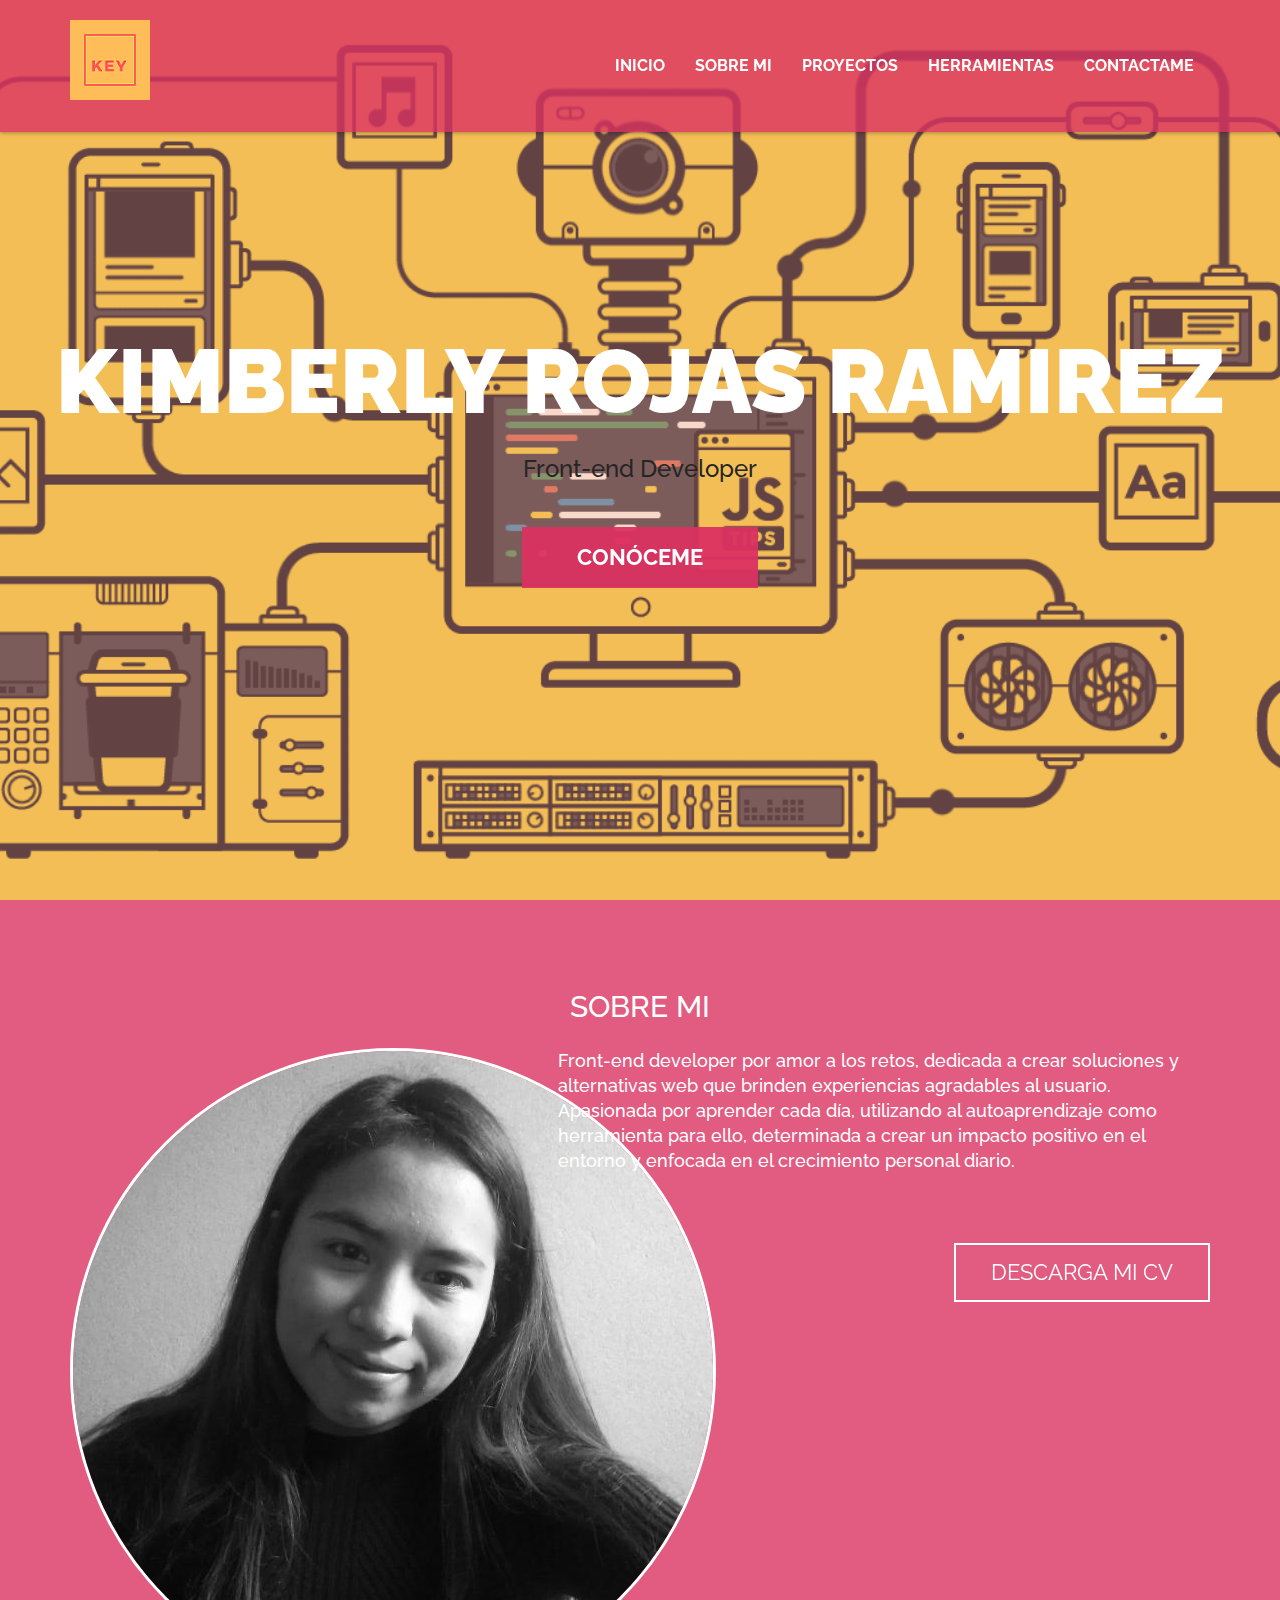
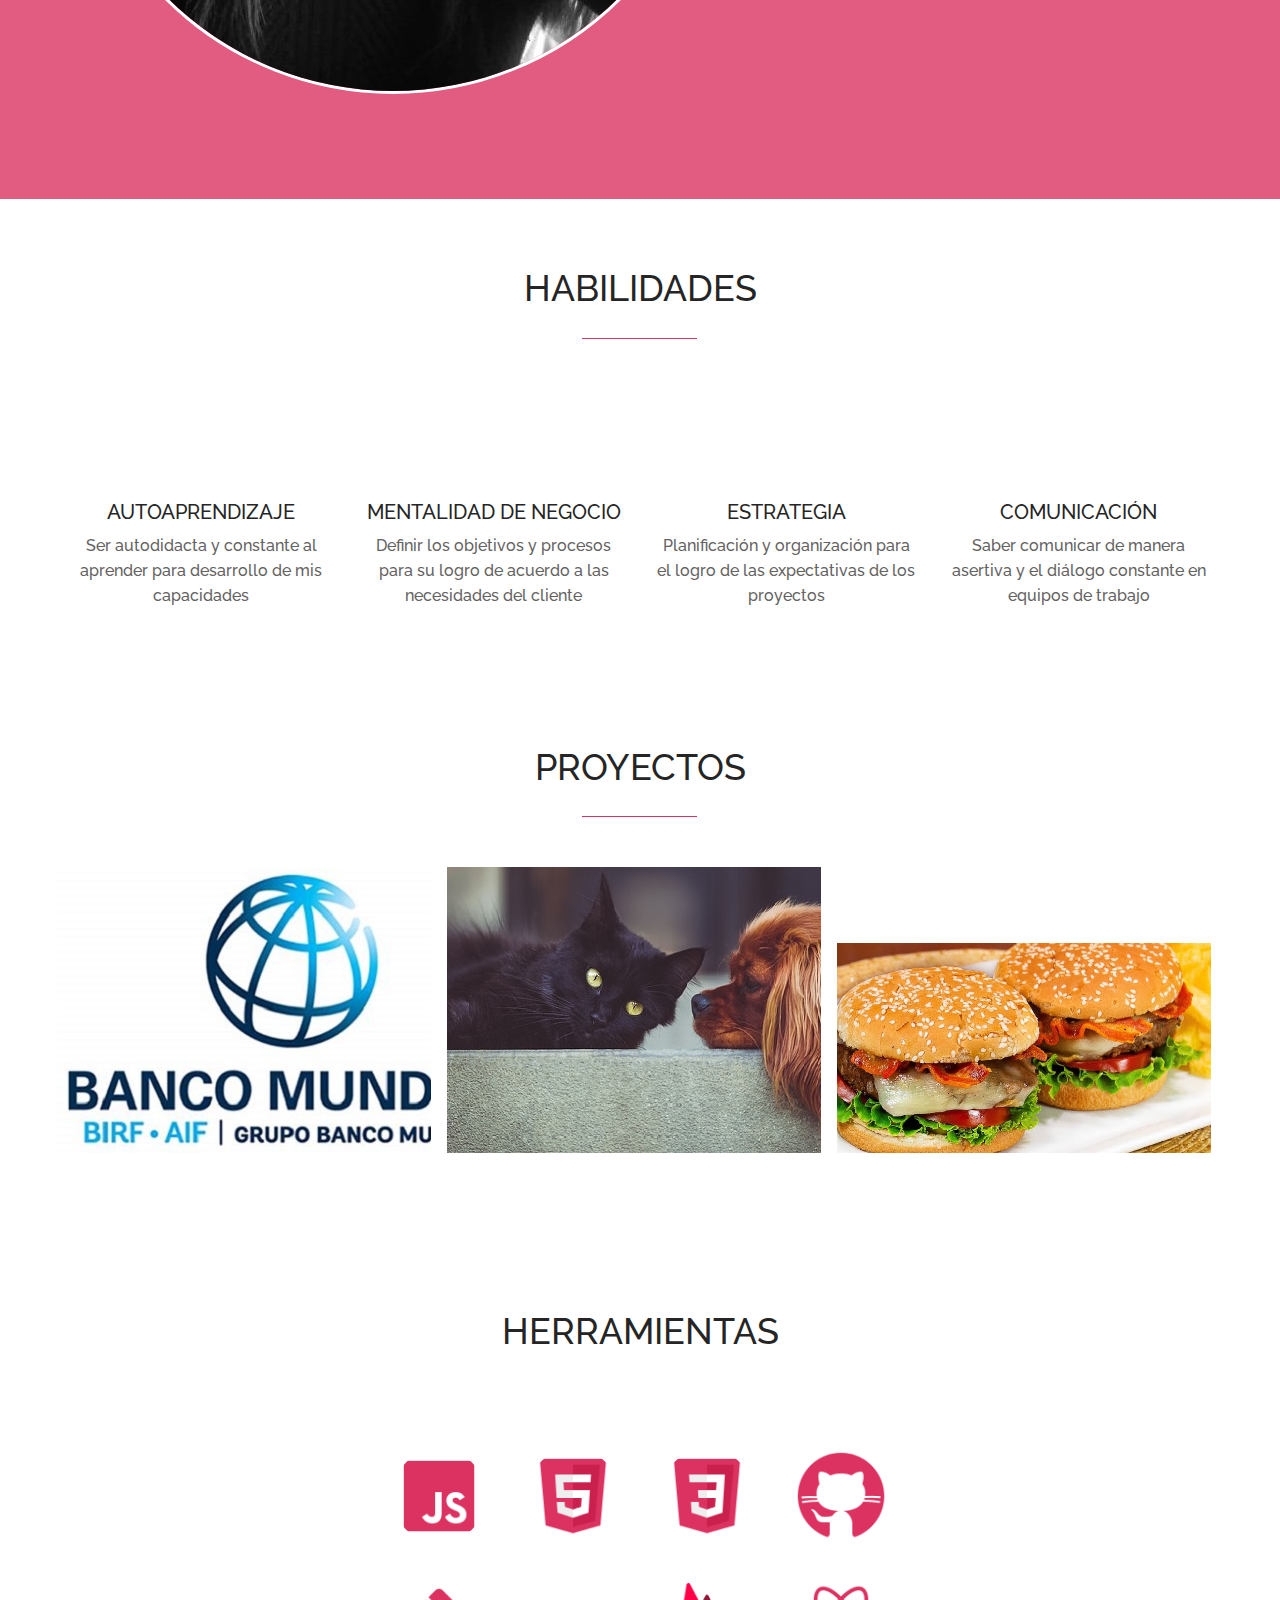
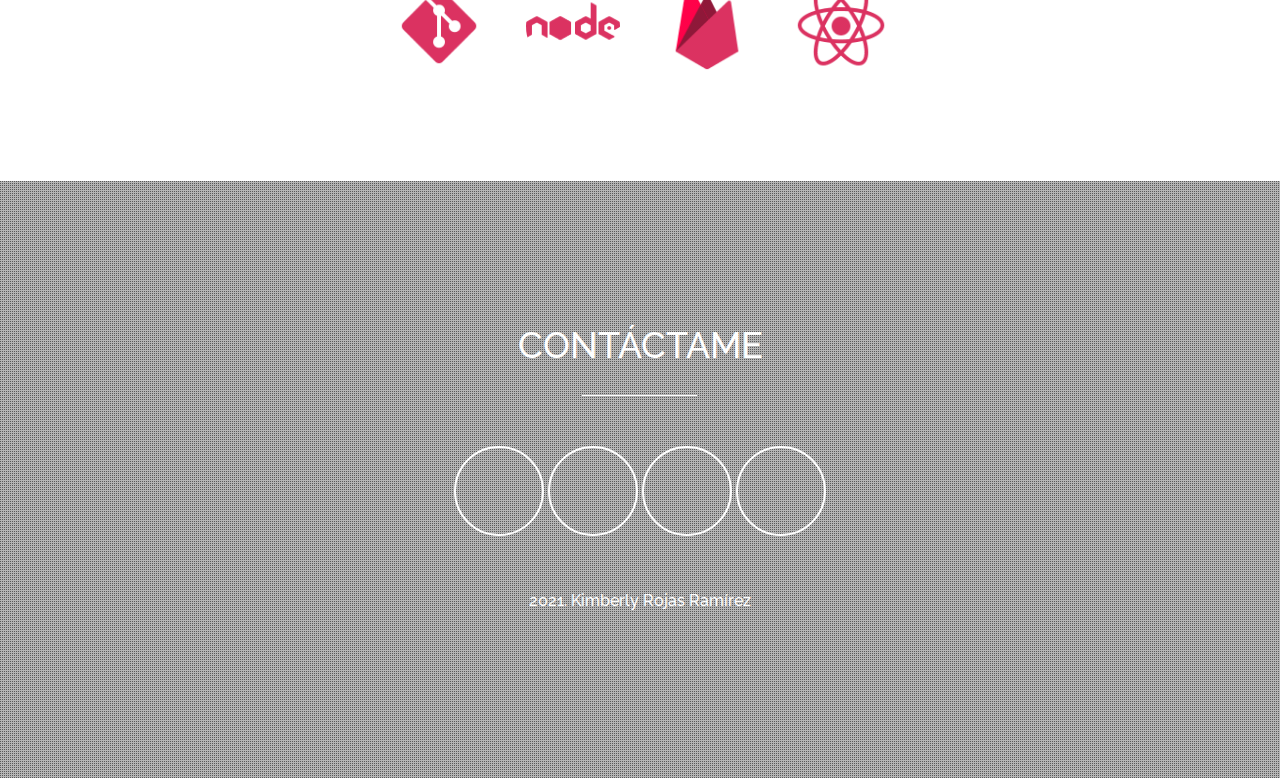
<file: index.html>
<!DOCTYPE html>
<!--[if lt IE 7]>      <html lang="en" class="no-js lt-ie9 lt-ie8 lt-ie7"> <![endif]-->
<!--[if IE 7]>         <html lang="en" class="no-js lt-ie9 lt-ie8"> <![endif]-->
<!--[if IE 8]>         <html lang="en" class="no-js lt-ie9"> <![endif]-->
<!--[if gt IE 8]><!-->
<html lang="en" class="no-js">
<!--<![endif]-->

<head>
	<!-- meta character set -->
	<meta charset="utf-8">
	<!-- Always force latest IE rendering engine or request Chrome Frame -->
	<meta http-equiv="X-UA-Compatible" content="IE=edge,chrome=1">
	<title>Kimberly-Rojas Portafolio</title>
	<!-- Meta Description -->
	<meta name="description" content="Blue One Page Creative HTML5 Template">
	<meta name="keywords"
		content="one page, single page, onepage, responsive, parallax, creative, business, html5, css3, css3 animation">
	<meta name="author" content="Muhammad Morshed">

	<!-- Mobile Specific Meta -->
	<meta name="viewport" content="width=device-width, initial-scale=1">

	<!-- CSS
		================================================== -->

	<!-- <link href='http://fonts.googleapis.com/css?family=Open+Sans:400,300,700' rel='stylesheet' type='text/css'> -->
	<link href="https://fonts.googleapis.com/css?family=Raleway:400,500,600,700,900" rel="stylesheet">
	<!-- Fontawesome Icon font -->
	<link rel="stylesheet" href="https://use.fontawesome.com/releases/v5.8.1/css/all.css"
		integrity="sha384-50oBUHEmvpQ+1lW4y57PTFmhCaXp0ML5d60M1M7uH2+nqUivzIebhndOJK28anvf" crossorigin="anonymous">

	<!-- <link rel="stylesheet" href="css/font-awesome.min.css"> -->
	<!-- bootstrap.min -->
	<link rel="stylesheet" href="css/jquery.fancybox.css">
	<!-- bootstrap.min -->
	<link rel="stylesheet" href="css/bootstrap.min.css">
	<!-- bootstrap.min -->
	<link rel="stylesheet" href="css/owl.carousel.css">
	<!-- bootstrap.min -->
	<link rel="stylesheet" href="css/slit-slider.css">
	<!-- bootstrap.min -->
	<link rel="stylesheet" href="css/animate.css">
	<!-- Main Stylesheet -->
	<link rel="stylesheet" href="css/main.css">

	<!-- Modernizer Script for old Browsers -->
	<script src="js/modernizr-2.6.2.min.js"></script>

</head>

<body id="body">

	<!-- preloader -->
	<div id="preloader">
		<div class="loder-box">
			<div class="battery"></div>
		</div>
	</div>
	<!-- end preloader -->

	<!--
        Fixed Navigation
        ==================================== -->
	<header id="navigation" class="navbar-inverse navbar-fixed-top animated-header">
		<div class="container">
			<div class="navbar-header">
				<!-- responsive nav button -->
				<button type="button" class="navbar-toggle" data-toggle="collapse" data-target=".navbar-collapse">
					<span class="sr-only">Toggle navigation</span>
					<span class="icon-bar"></span>
					<span class="icon-bar"></span>
					<span class="icon-bar"></span>
				</button>
				<!-- /responsive nav button -->

				<!-- logo -->
				<div>
					<a href="#body">
						<div class="imagen-logo">
							<img src="img//Krown Creatives (4).png" class="img-responsive" />
						</div>
					</a>
				</div>

				<!-- /logo -->
			</div>

			<!-- main nav -->
			<nav class="collapse navbar-collapse navbar-right" role="navigation">
				<h1 class="navbar">
					<div>
						<ul id="nav" class="nav navbar-nav">
							<li><a href="#body">Inicio</a></li>
							<li><a href="#about">sobre mi</a></li>
							<li><a href="#portfolio">Proyectos</a></li>
							<li><a href="#testimonials">HERRAMIENTAS</a></li>
							<li><a href="#social">Contactame</a></li>
						</ul>
					</div>

				</h1>
			</nav>
			<!-- /main nav -->

		</div>
	</header>
	<!--
        End Fixed Navigation
        ==================================== -->

	<main class="site-content" role="main">

		<!--
        Home Slider
        ==================================== -->

		<section id="home-slider">
			<div id="slider" class="sl-slider-wrapper">
				<div class="sl-slider">
					<div class="sl-slide" data-orientation="horizontal" data-slice1-rotation="-25"
						data-slice2-rotation="-25" data-slice1-scale="2" data-slice2-scale="2">
						<div class="bg-img bg-img-1 parallax"></div>
						<div class="slide-caption">
							<div class="caption-content">
								<h2 class="animated fadeInDown tresd">Kimberly Rojas Ramirez</h2>
								<h3 class="animated fadeInDown tresd front">Front-end Developer</h3>
								<span class="animated fadeInDown"></span>
								<a href="#about" class="btn btn-blue btn-effect">Conóceme</a>
							</div>
						</div>
					</div>
				</div><!-- /sl-slider -->
			</div><!-- /slider-wrapper -->
		</section>
		<!--
        End Home SliderEnd
        ==================================== -->

		<!-- about section -->
		<section id="about">
			<div class="container">
				<div class="row">
					<div class="recent-works">
						<h2 class="about-me">SOBRE MI</h2>
						<div class="col-md-4 wow animated fadeInLeft">
							<div id="works">
								<img src="img/imagen-face.jpg" class="pull-left" alt="member" />
							</div>
						</div>
					</div>
					<div class="col-md-7 col-md-offset-1 wow animated fadeInRight">
						<div class="welcome-block">
							<div class="message-body">
								<p>Front-end developer por amor a los retos, dedicada a crear
									soluciones y alternativas web que brinden experiencias agradables al
									usuario.</p>
								<p>Apasionada por aprender cada día, utilizando al autoaprendizaje como herramienta
									para ello, determinada a crear un impacto positivo en el entorno y enfocada en el
									crecimiento personal diario.</p>
							</div>
							<a href="CV/Kimberly-Rojas-Ramírez.pdf" class="btn btn-border btn-effect pull-right" target="_blank">Descarga mi
								cv</a>
						</div>
					</div>
				</div>
			</div>
		</section>
		<!-- end about section -->


		<!-- Service section -->
		<section id="service">
			<div class="container">
				<div class="row">

					<div class="sec-title text-center">
						<h2 class="wow animated bounceInLeft">Habilidades</h2>
					</div>
					<div class="col-md-3 col-sm-6 col-xs-12 text-center wow animated zoomIn">
						<div class="service-item">
							<div class="service-icon">
								<i class="fas fa-chalkboard-teacher fa-3x"></i>
							</div>

							<h3>Autoaprendizaje</h3>
							<p>Ser autodidacta y constante al aprender para desarrollo de mis capacidades</p>
						</div>
					</div>

					<div class="col-md-3 col-sm-6 col-xs-12 text-center wow animated zoomIn" data-wow-delay="0.3s">
						<div class="service-item">
							<div class="service-icon">
								<i class="fas fa-briefcase fa-3x"></i>
							</div>
							<h3>Mentalidad de negocio</h3>
							<p>Definir los objetivos y procesos para su logro de acuerdo a las necesidades del cliente
							</p>
						</div>
					</div>

					<div class="col-md-3 col-sm-6 col-xs-12 text-center wow animated zoomIn" data-wow-delay="0.6s">
						<div class="service-item">
							<div class="service-icon">
								<i class="fas fa-list-ol fa-3x"></i>
							</div>

							<h3>Estrategia</h3>
							<p>Planificación y organización para el logro de las expectativas de los proyectos</p>
						</div>
					</div>

					<div class="col-md-3 col-sm-6 col-xs-12 text-center wow animated zoomIn" data-wow-delay="0.9s">
						<div class="service-item">
							<div class="service-icon">
								<i class="fas fa-globe-americas fa-3x"></i>
							</div>
							<h3>Comunicación</h3>
							<p>Saber comunicar de manera asertiva y el diálogo constante en equipos de trabajo</p>
						</div>
					</div>

				</div>
			</div>
		</section>
		<!-- end Service section -->

		<!-- portfolio section -->
		<section id="portfolio">
			<div class="container">
				<div class="row">
					<div class="sec-title text-center wow animated fadeInDown">
						<h2>PROYECTOS</h2>
					</div>
					<ul class="project-wrapper wow animated fadeInUp">
						<li class="portfolio-item">
							<div>
								<a href="https://kimberlyrora.github.io/World-Bank-Database/src/" target="_blank">
									<img src="img/naki.jpg" class="img-proyect">
									<figcaption class="mask">
										<h3>World Bank Database</h3>
										<p>Encuentra, ordena y calcula en base de los indicadores de 4 países latinos
										</p>
									</figcaption>
								</a>
							</div>
							<ul class="external">
								<li><a href="https://kimberlyrora.github.io/World-Bank-Database/src/" target="_blank"><i
											class="fa fa-link"></i></a></li>
							</ul>
						</li>
						<li class="portfolio-item">
							<div>
								<a href="https://kimberlyrora.github.io/Worldpet/src/"
									target="_blank">
									<img src="img/petti.jpg" class="img-proyect">
									<figcaption class="mask">
										<h3>Worldpet</h3>
										<p>Red social de mascotas, comparte posts con otros animalovers</p>
									</figcaption>
								</a>
							</div>
							<ul class="external">
								<li><a href="https://sandramartinezcorcino.github.io/LIM008-social-network/src/" target="_blank"><i
											class="fa fa-link"></i></a></li>
							</ul>
						</li>
						<li class="portfolio-item">
							<div>
								<a href="https://burger-queen-reactive.firebaseapp.com/" target="_blank">
									<img src="img/BURGER.jpg" class="img-responsive" alt="">
									<figcaption class="mask">
										<h3>Burger queen</h3>
										<p>Proyecto realizado con React, realiza la orden de tu menu favorito.</p>
									</figcaption>
								</a>
							</div>
							<ul class="external">
								<li><a href="https://burger-queen-reactive.firebaseapp.com/" target="_blank"><i class="fa fa-link"></i></a>
								</li>
							</ul>
						</li>

						<!-- <li class="portfolio-item">
							<div>
								<img src="img/portfolio/item5.jpg" class="img-responsive"
									alt="">
								<figcaption class="mask">
									<h3>Burger Queen</h3>
									<p>Lorem Ipsum is simply dummy text of the printing and typesetting ndustry. </p>
								</figcaption>
							</div>
							<ul class="external">
								<li><a href="https://github.com/kimberlyrora/Burger-queen"><i class="fa fa-link"></i></a></li>
							</ul>
						</li> -->
					</ul>
				</div>
			</div>
		</section>
		<!-- end portfolio section -->

		<!-- Testimonial section -->
		<section id="testimonials">
			<div class="overlay">
				<div class="container">
					<div class="row">

						<div class="sec-title text-center white wow animated fadeInDown">
							<h2>HERRAMIENTAS</h2>
						</div>

						<div id="testimonial" class=" wow animated fadeInUp">
							<div class="testimonial-item text-center">
								<div>
									<img src="img/javascript-color.png" alt="Our Clients">
									<img src="img/html-color.png" alt="Our Clients">
									<img src="img/css-color.png" alt="Our Clients">
									<img src="img/github-color.png" alt="Our Clients"></li>
								</div>
								<div>
									<img src="img/git-color.png" alt="Our Clients">
									<img src="img/nodejs-color.png" alt="Our Clients">
									<img src="img/firebase-color.png" alt="Our Clients">
									<img src="img/react-color.png" alt="Our Clients">
								</div>

							</div>
						</div>
					</div>
				</div>
			</div>
		</section>
		<!-- end Testimonial section -->
		<!-- Social section -->
		<section id="social" class="parallax">
			<div class="overlay">
				<div class="container">
					<div class="row">
						<div class="sec-title text-center white wow animated fadeInDown">
							<h2 class="copyright">Contáctame</h2>
						</div>
						<ul class="social-button">
							<li class="wow animated zoomIn"><a href="https://github.com/kimberlyrora" target="_blank"><i
										class="fab fa-github fa-2x"></i></a></li>
							<li class="wow animated zoomIn" data-wow-delay="0.3s"><a
									href="https://mail.google.com/mail/?view=cm&fs=1&tf=1&to=kimberlyrojasra@gmail.com" target="_blank"><i class="fab fa-google fa-2x"></i></a></li>
							<li class="wow animated zoomIn" data-wow-delay="0.6s"><a
									href="https://www.linkedin.com/in/kimberlyrojasramirez/" target="_blank"><i
										class="fab fa-linkedin fa-2x"></i></a></li>
							<li class="wow animated zoomIn" data-wow-delay="0.3s"><a href="https://wa.me/51982544101" target="_blank"><i
										class="fab fa-whatsapp fa-2x"></i></a></li>
						</ul>
						<p class="copyright"><i class="far fa-copyright"></i> 2021. Kimberly Rojas Ramírez</p>
					</div>
				</div>
			</div>
		</section>
		<!-- Essential jQuery Plugins
		================================================== -->
		<!-- Main jQuery -->
		<script src="js/jquery-1.11.1.min.js"></script>
		<!-- Twitter Bootstrap -->
		<script src="js/bootstrap.min.js"></script>
		<!-- Single Page Nav -->
		<script src="js/jquery.singlePageNav.min.js"></script>
		<!-- jquery.fancybox.pack -->
		<script src="js/jquery.fancybox.pack.js"></script>
		<!-- Google Map API -->
		<script src="http://maps.google.com/maps/api/js?sensor=false"></script>
		<!-- Owl Carousel -->
		<!-- <script src="js/owl.carousel.min.js"></script> -->
		<!-- jquery easing -->
		<script src="js/jquery.easing.min.js"></script>
		<!-- Fullscreen slider -->
		<script src="js/jquery.slitslider.js"></script>
		<script src="js/jquery.ba-cond.min.js"></script>
		<!-- onscroll animation -->
		<script src="js/wow.min.js"></script>
		<!-- Custom Functions -->
		<script src="js/main.js"></script>
</body>

</html>
</file>
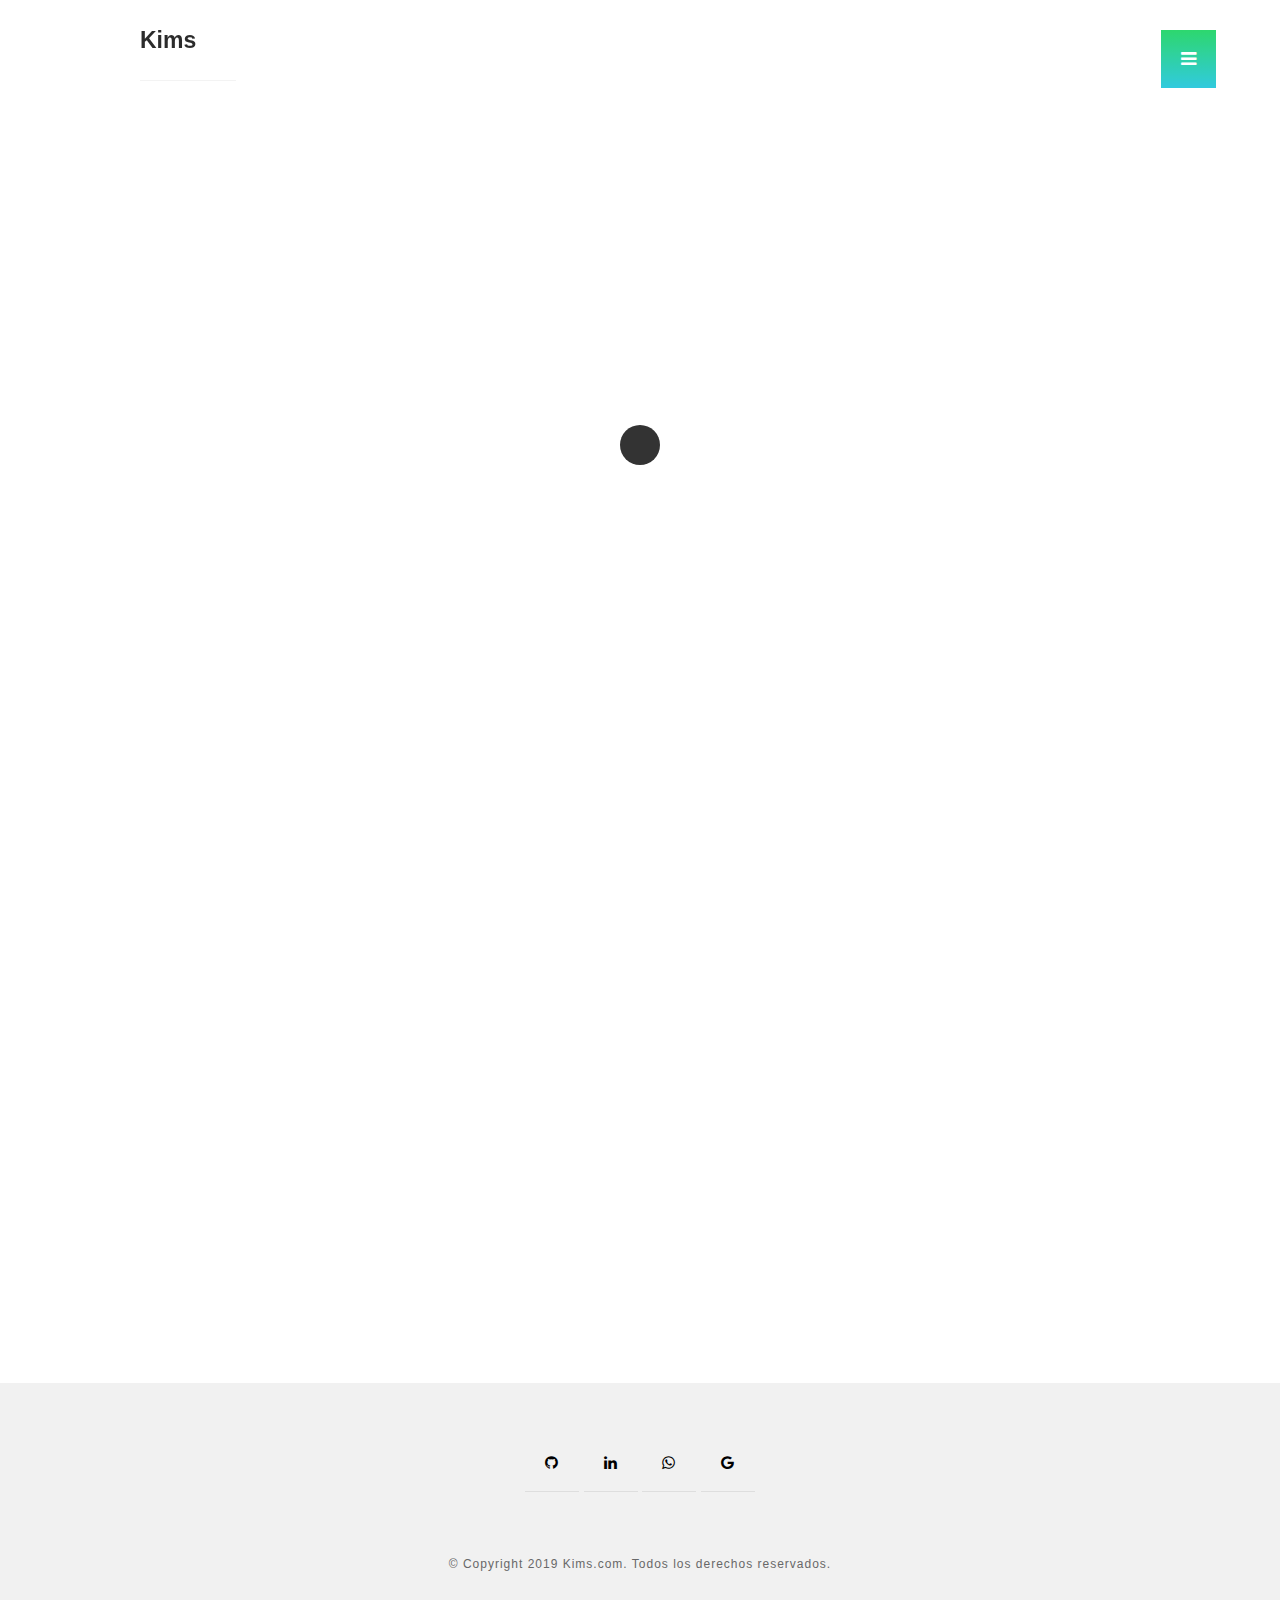
<file: about-us.html>
<!doctype html>

<html lang="en">
<head>

  <meta charset="utf-8">
  <title>Kimberly</title>
  <meta name="description" content="About us is minimalist and simplicty information in two column and masonry portfolio logo our photography. Check and download free.">
  <meta name="keywords" content="thomsoon, simplicity, theme, html5, about us">
  <meta name="viewport" content="width=device-width, initial-scale=1.0"/>
  <!-- <meta name="author" content="thomsoon.com"> -->
  <link rel="icon" type="image/png" href="img/icon.png" />

<!--Style-->

  <link rel="stylesheet" href="css/reset.css">
  <link rel="stylesheet" href="css/style.css">
  <link rel="stylesheet" href="css/style-responsive.css">  
  <link rel="stylesheet" href="http://maxcdn.bootstrapcdn.com/font-awesome/4.3.0/css/font-awesome.min.css">
  
  <!--[if lt IE 9]>
  <script src="http://html5shiv.googlecode.com/svn/trunk/html5.js"></script>
  <![endif]-->
  
</head>

<body>

<!--Preloader-->

<div class="preloader" id="preloader">
    <div class="item">
      <div class="spinner">
      </div>
    </div>
</div>

<div class="opacity-nav">

        <div class="menu-index" id="buttons" style="z-index:999999">
        <i class="fa  fa-close"></i>
        </div>

    <ul class="menu-fullscreen">
      <li><a class="ajax-link" href="index.html">Inicio</a></li>
      <li><a class="ajax-link" href="projects.html">Proyectos</a></li>
      <li><a class="ajax-link" href="about-us.html">Sobre mí</a></li>
      <li><a class="ajax-link" href="contact.html">Contactáme</a></li>
    </ul>

</div>


  <!--Header-->
  <header id="fullscreen">
    
      <div class="logo" id="full"><a class="ajax-link" href="index.html">Kims</a></div>
      
        <div class="menu-index" id="button">
        <i class="fa fa-bars"></i>
        </div>

  </header>

  <div class="clear"></div>

  <!--Content-->

  <div class="content" id="ajax-content">


        <div class="text-intro">

          <h1>Sobre mí</h1>
                    
          <div class="one-column">
            <p>Front-End Developer</p>
          </div>


          <div class="two-column">

            <p>Hola, mi nombre es Kimberly Rojas. Soy front-end developer. Te invitó a hechar un vistazo a mi portafolio y darme feedback.<br/><br/>
            
            Full corporate identity visual with various versions of the logo. The creative combination of letters of the company name: Bespoke Creative LTD. (B+C+L) gave the following effects work. We used soft nude shades colors which added prestige. Website done in HTML5 + CSS3 responsive version.
            <br/><br/>
            I encourage you to watch the presentation.
            
            </p>
          
          </div>          


        </div>
        
        <div class="clear"></div>

        <div class="text-intro" id="site-type">

          <h1>Más sobre mí</h1>
          <p>Mi habitat natural </p>

        </div>


  <!--Portfolio grid-->

  <ul class="portfolio-grid">

    
    <li class="grid-item" data-jkit="[show:delay=3000;speed=500;animation=fade]">
      <img src="img/logo/1.jpg">
        <a class="ajax-link" href="single.html">  
          <div class="grid-hover">
            <h1>Single</h1>
            <p>Branding</p>
          </div>
        </a>  
    </li>

    <li class="grid-item" data-jkit="[show:delay=3000;speed=500;animation=fade]">
      <img src="img/logo/2.jpg">
        <a class="ajax-link" href="single.html">  
          <div class="grid-hover">
            <h1>Single</h1>
            <p>Branding</p>
          </div>
        </a>      
    </li>    
    
    <li class="grid-item" data-jkit="[show:delay=3000;speed=500;animation=fade]">
      <img src="img/logo/3.jpg">
        <a class="ajax-link" href="single.html">  
          <div class="grid-hover">
            <h1>Single</h1>
            <p>Branding</p>
          </div>
        </a>      
    </li>  
    
    <li class="grid-item" data-jkit="[show:delay=3000;speed=500;animation=fade]">
      <img src="img/logo/4.jpg">
        <a class="ajax-link" href="single.html">  
          <div class="grid-hover">
            <h1>Single</h1>
            <p>Branding</p>
          </div>
        </a>      
    </li>    

    <li class="grid-item" data-jkit="[show:delay=3000;speed=500;animation=fade]">
      <img src="img/logo/5.jpg">
        <a class="ajax-link" href="single.html">  
          <div class="grid-hover">
            <h1>Single</h1>
            <p>Branding</p>
          </div>
        </a>      
    </li>    

    <li class="grid-item" data-jkit="[show:delay=3000;speed=500;animation=fade]">
      <img src="img/logo/6.jpg">
        <a class="ajax-link" href="single.html">  
          <div class="grid-hover">
            <h1>Single</h1>
            <p>Branding</p>
          </div>
        </a>      
    </li>  

  </ul>

  </div>



  <!--Home Sidebar-->

<div id="ajax-sidebar"></div>


  <!--Footer-->

  <footer id="ajax-footer">
    <div class="footer-margin">
      <div class="social-footer">
          <a href="https://github.com/kimberlyrora"><i class="fa fa-github"></i></a>
          <a href="https://www.behance.net/TomaszMazurczak"><i class="fa fa-linkedin"></i></a>
          <a href="https://www.behance.net/TomaszMazurczak"><i class="fa fa-whatsapp"></i></a>
          <a href="https://www.behance.net/TomaszMazurczak"><i class="fa fa-google"></i></a>
      </div>     
      <div class="copyright">© Copyright 2019 Kims.com. Todos los derechos reservados.</div>
    </div>
  </footer>


<!--Scripts-->

  <script src="js/jquery.min.js"></script>
	<script src="js/jquery.easing.min.js"></script>
	<script src="js/modernizr.custom.42534.js" type="text/javascript"></script>
  <script src="js/jquery.waitforimages.js" type="text/javascript"></script>
  <script src="js/typed.js" type="text/javascript"></script>
  <script src="js/masonry.pkgd.min.js" type="text/javascript"></script>  
  <script src="js/imagesloaded.pkgd.min.js" type="text/javascript"></script>    
  <script src="js/jquery.jkit.1.2.16.min.js"></script>
 
  <script src="js/script.js" type="text/javascript"></script>
  
	<script>
    $('#button, #buttons').on('click', function() {
      $( ".opacity-nav" ).fadeToggle( "slow", "linear" );
    // Animation complete.
    });
  </script>


</body>
</html>
</file>
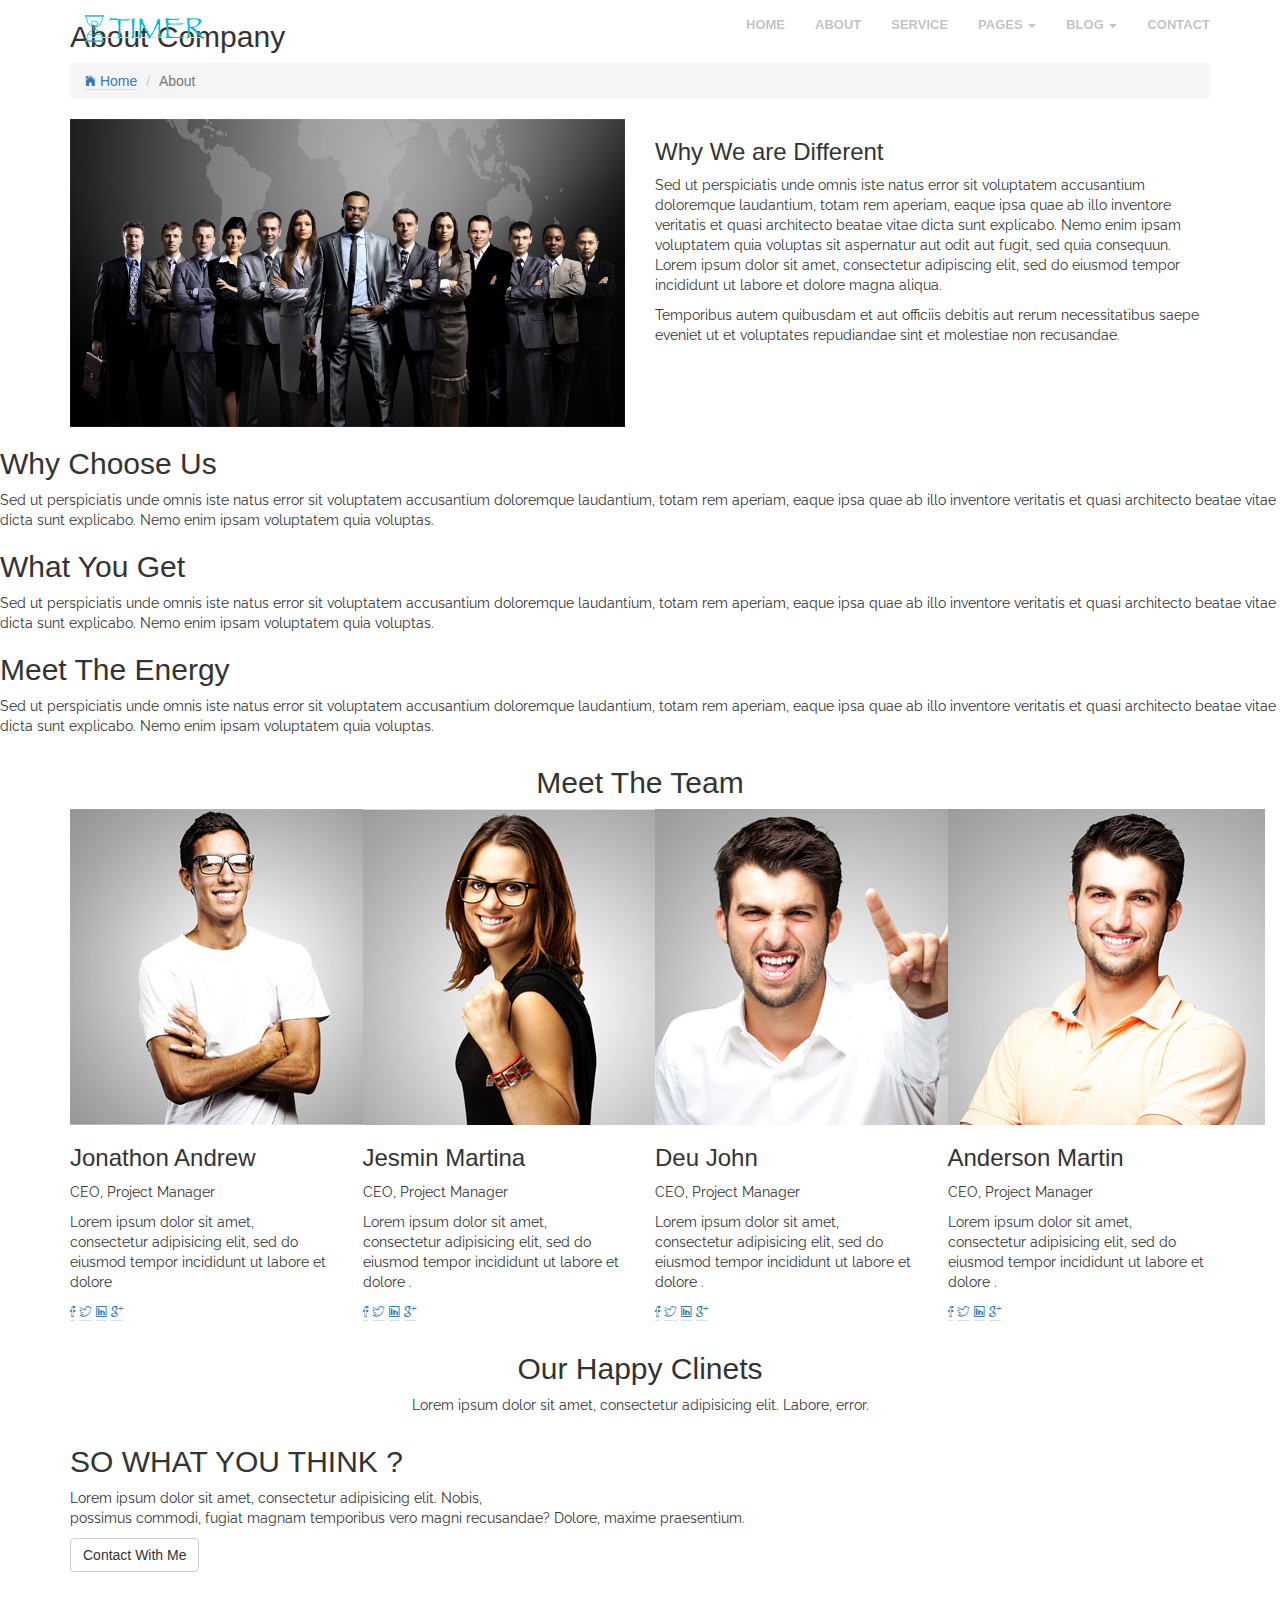
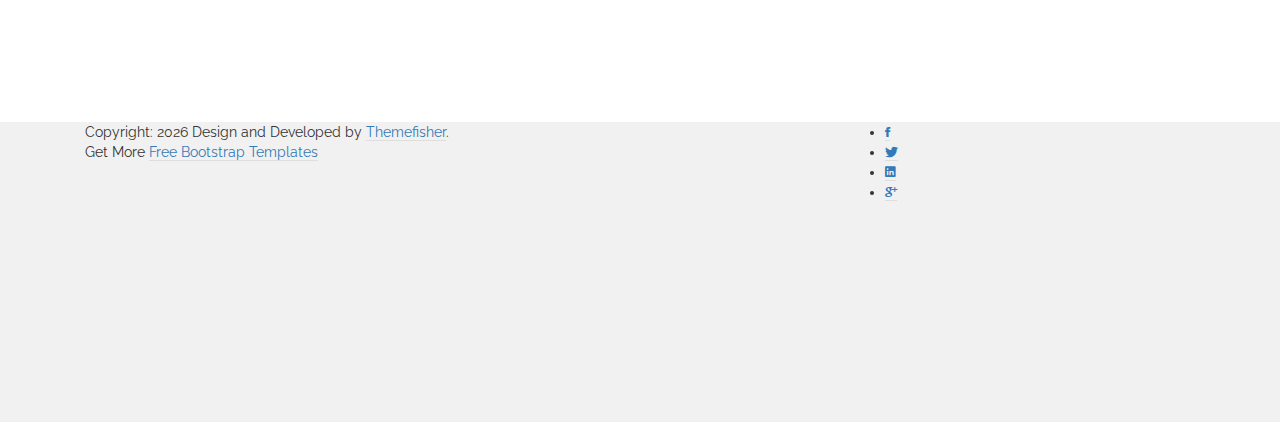
<file: about.html>
<!DOCTYPE html>
<html class="no-js">
    <head>
        <!-- Basic Page Needs
        ================================================== -->
        <meta charset="utf-8">
        <meta http-equiv="Content-Type" content="text/html; charset=utf-8">
        <link rel="icon" href="favicon.ico">
        <title>Timer Agency Template</title>
        <meta name="description" content="">
        <meta name="keywords" content="">
        <meta name="author" content="">
        <!-- Mobile Specific Metas
        ================================================== -->
        <meta name="format-detection" content="telephone=no">
        <meta name="viewport" content="width=device-width, initial-scale=1">

        
        <!-- Template CSS Files
        ================================================== -->
        <!-- Twitter Bootstrs CSS -->
        <link rel="stylesheet" href="plugins/bootstrap/bootstrap.min.css">
        <!-- Ionicons Fonts Css -->
        <link rel="stylesheet" href="plugins/ionicons/ionicons.min.css">
        <!-- animate css -->
        <link rel="stylesheet" href="plugins/animate-css/animate.css">
        <!-- Hero area slider css-->
        <link rel="stylesheet" href="plugins/slider/slider.css">
        <!-- owl craousel css -->
        <link rel="stylesheet" href="plugins/owl-carousel/owl.carousel.css">
        <link rel="stylesheet" href="plugins/owl-carousel/owl.theme.css">
        <!-- Fancybox -->
        <link rel="stylesheet" href="plugins/facncybox/jquery.fancybox.css">
        <!-- template main css file -->
        <link rel="stylesheet" href="css/style.css">
    </head>
    <body>


        <!--
        ==================================================
        Header Section Start
        ================================================== -->
        <header id="top-bar" class="navbar-fixed-top animated-header">
            <div class="container">
                <div class="navbar-header">
                    <!-- responsive nav button -->
                    <button type="button" class="navbar-toggle" data-toggle="collapse" data-target=".navbar-collapse">
                    <span class="sr-only">Toggle navigation</span>
                    <span class="icon-bar"></span>
                    <span class="icon-bar"></span>
                    <span class="icon-bar"></span>
                    </button>
                    <!-- /responsive nav button -->
                    
                    <!-- logo -->
                    <div class="navbar-brand">
                        <a href="index.html" >
                            <img src="images/logo.png" alt="">
                        </a>
                    </div>
                    <!-- /logo -->
                </div>
                <!-- main menu -->
                <nav class="collapse navbar-collapse navbar-right" role="navigation">
                    <div class="main-menu">
                        <ul class="nav navbar-nav navbar-right">
                            <li>
                                <a href="index.html" >Home</a>
                            </li>
                            <li><a href="about.html">About</a></li>
                            <li><a href="service.html">Service</a></li>
                            <li class="dropdown">
                                <a href="#" class="dropdown-toggle" data-toggle="dropdown">Pages <span class="caret"></span></a>
                                <div class="dropdown-menu">
                                    <ul>
                                        <li><a href="404.html">404 Page</a></li>
                                        <li><a href="gallery.html">Gallery</a></li>
                                    </ul>
                                </div>
                            </li>
                            <li class="dropdown">
                                <a href="#" class="dropdown-toggle" data-toggle="dropdown">Blog <span class="caret"></span></a>
                                <div class="dropdown-menu">
                                    <ul>
                                        <li><a href="blog-fullwidth.html">Blog Full</a></li>
                                        <li><a href="blog-left-sidebar.html">Blog Left sidebar</a></li>
                                        <li><a href="blog-right-sidebar.html">Blog Right sidebar</a></li>
                                    </ul>
                                </div>
                            </li>
                            <li><a href="contact.html">Contact</a></li>
                        </ul>
                    </div>
                </nav>
                <!-- /main nav -->
            </div>
        </header>
        

        <!-- 
        ================================================== 
            Global Page Section Start
        ================================================== -->
        <section class="global-page-header">
            <div class="container">
                <div class="row">
                    <div class="col-md-12">
                        <div class="block">
                            <h2>About Company</h2>
                            <ol class="breadcrumb">
                                <li>
                                    <a href="index.html">
                                        <i class="ion-ios-home"></i>
                                        Home
                                    </a>
                                </li>
                                <li class="active">About</li>
                            </ol>
                        </div>
                    </div>
                </div>
            </div>
        </section>


<!-- 
================================================== 
    Company Description Section Start
================================================== -->
<section class="company-description">
    <div class="container">
        <div class="row">
            <div class="col-md-6 wow fadeInLeft" data-wow-delay=".3s" >
                <img src="images/about/about-company.jpg" alt="" class="img-responsive">
            </div>
            <div class="col-md-6">
                <div class="block">
                    <h3 class="subtitle wow fadeInUp" data-wow-delay=".3s" data-wow-duration="500ms">Why We are Different</h3>
                    <p  class="wow fadeInUp" data-wow-delay=".5s" data-wow-duration="500ms">
                        Sed ut perspiciatis unde omnis iste natus error sit voluptatem accusantium doloremque laudantium, totam rem aperiam, eaque ipsa quae ab illo inventore veritatis et quasi architecto beatae vitae dicta sunt explicabo. Nemo enim ipsam voluptatem quia voluptas sit aspernatur aut odit aut fugit, sed quia consequun. Lorem ipsum dolor sit amet, consectetur adipiscing elit, sed do eiusmod tempor incididunt ut labore et dolore magna aliqua.
                    </p>
                    <p  class="wow fadeInUp" data-wow-delay=".7s" data-wow-duration="500ms">
                        Temporibus autem quibusdam et aut officiis debitis aut rerum necessitatibus saepe eveniet ut et voluptates repudiandae sint et molestiae non recusandae.
                    </p>
                    
                </div>
            </div>
        </div>
    </div>
</section>


<!-- 
================================================== 
    Company Feature Section Start
================================================== -->
<section class="about-feature clearfix">
    <div class="container-fluid">
        <div class="row">
            <div class="block about-feature-1 wow fadeInDown" data-wow-duration="500ms" data-wow-delay=".3s">
                <h2>
                Why Choose Us
                </h2>
                <p>
                    Sed ut perspiciatis unde omnis iste natus error sit voluptatem accusantium doloremque laudantium, totam rem aperiam, eaque ipsa quae ab illo inventore veritatis et quasi architecto beatae vitae dicta sunt explicabo. Nemo enim ipsam voluptatem quia voluptas.
                </p>
            </div>
            <div class="block about-feature-2 wow fadeInDown" data-wow-duration="500ms" data-wow-delay=".5s">
                <h2 class="item_title">
                What You Get
                </h2>
                <p>
                    Sed ut perspiciatis unde omnis iste natus error sit voluptatem accusantium doloremque laudantium, totam rem aperiam, eaque ipsa quae ab illo inventore veritatis et quasi architecto beatae vitae dicta sunt explicabo. Nemo enim ipsam voluptatem quia voluptas.
                </p>
            </div>
            <div class="block about-feature-3 wow fadeInDown" data-wow-duration="500ms" data-wow-delay=".7s">
                <h2 class="item_title">
                Meet The Energy
                </h2>
                <p>
                    Sed ut perspiciatis unde omnis iste natus error sit voluptatem accusantium doloremque laudantium, totam rem aperiam, eaque ipsa quae ab illo inventore veritatis et quasi architecto beatae vitae dicta sunt explicabo. Nemo enim ipsam voluptatem quia voluptas.
                </p>
            </div>
        </div>
    </div>
</section>


<!-- 
================================================== 
    Team Section Start
================================================== -->
<section id="team">
    <div class="container">
        <div class="row">
            <h2 class="subtitle text-center">Meet The Team</h2>
            <div class="col-md-3">
                <div class="team-member wow fadeInLeft" data-wow-duration="500ms" data-wow-delay=".3s">
                    <div class="team-img">
                        <img src="images/team/team-1.jpg" class="team-pic" alt="">
                    </div>
                    <h3 class="team_name">Jonathon Andrew</h3>
                    <p class="team_designation">CEO, Project Manager</p>
                    <p class="team_text">Lorem ipsum dolor sit amet, consectetur adipisicing elit, sed do eiusmod tempor incididunt ut labore et dolore </p>
                    <p class="social-icons">
                        <a href="#" class="facebook" target="_blank"><i class="ion-social-facebook-outline"></i></a>
                        <a href="#" target="_blank"><i class="ion-social-twitter-outline"></i></a>
                        <a href="#" target="_blank"><i class="ion-social-linkedin-outline"></i></a>
                        <a href="#" target="_blank"><i class="ion-social-googleplus-outline"></i></a>
                    </p>
                </div>
            </div>
            <div class="col-md-3">
                <div class="team-member wow fadeInLeft" data-wow-duration="500ms" data-wow-delay=".5s">
                    <div class="team-img">
                        <img src="images/team/team-2.jpg" class="team-pic" alt="">
                    </div>
                    <h3 class="team_name">Jesmin Martina</h3>
                    <p class="team_designation">CEO, Project Manager</p>
                    <p class="team_text">Lorem ipsum dolor sit amet, consectetur adipisicing elit, sed do eiusmod tempor incididunt ut labore et dolore .</p>
                    <p class="social-icons">
                        <a href="#" class="facebook" target="_blank"><i class="ion-social-facebook-outline"></i></a>
                        <a href="#" target="_blank"><i class="ion-social-twitter-outline"></i></a>
                        <a href="#" target="_blank"><i class="ion-social-linkedin-outline"></i></a>
                        <a href="#" target="_blank"><i class="ion-social-googleplus-outline"></i></a>
                    </p>
                </div>
            </div>
            <div class="col-md-3">
                <div class="team-member wow fadeInLeft" data-wow-duration="500ms" data-wow-delay=".7s">
                    <div class="team-img">
                        <img src="images/team/team-3.jpg" class="team-pic" alt="">
                    </div>
                    <h3 class="team_name">Deu John</h3>
                    <p class="team_designation">CEO, Project Manager</p>
                    <p class="team_text">Lorem ipsum dolor sit amet, consectetur adipisicing elit, sed do eiusmod tempor incididunt ut labore et dolore .</p>
                    <p class="social-icons">
                        <a href="#" class="facebook" target="_blank"><i class="ion-social-facebook-outline"></i></a>
                        <a href="#" target="_blank"><i class="ion-social-twitter-outline"></i></a>
                        <a href="#" target="_blank"><i class="ion-social-linkedin-outline"></i></a>
                        <a href="#" target="_blank"><i class="ion-social-googleplus-outline"></i></a>
                    </p>
                </div>
            </div>
            <div class="col-md-3">
                <div class="team-member wow fadeInLeft" data-wow-duration="500ms" data-wow-delay=".9s">
                    <div class="team-img">
                        <img src="images/team/team-4.jpg" class="team-pic" alt="">
                    </div>
                    <h3 class="team_name">Anderson Martin</h3>
                    <p class="team_designation">CEO, Project Manager</p>
                    <p class="team_text">Lorem ipsum dolor sit amet, consectetur adipisicing elit, sed do eiusmod tempor incididunt ut labore et dolore .</p>
                    <p class="social-icons">
                        <a href="#" class="facebook" target="_blank"><i class="ion-social-facebook-outline"></i></a>
                        <a href="#" target="_blank"><i class="ion-social-twitter-outline"></i></a>
                        <a href="#" target="_blank"><i class="ion-social-linkedin-outline"></i></a>
                        <a href="#" target="_blank"><i class="ion-social-googleplus-outline"></i></a>
                    </p>
                </div>
            </div>
        </div>
    </div>
</section>

        <!-- 
        ================================================== 
            Clients Section Start
        ================================================== -->
        <section id="clients">
            <div class="container">
                <div class="row">
                    <div class="col-md-12">
                        <h2 class="subtitle text-center wow fadeInUp animated" data-wow-duration="500ms" data-wow-delay=".3s">Our Happy Clinets</h2>
                        <p class="subtitle-des text-center wow fadeInUp animated" data-wow-duration="500ms" data-wow-delay=".5s">Lorem ipsum dolor sit amet, consectetur adipisicing elit. Labore, error.</p>
                        <div id="clients-logo" class="owl-carousel">
                            <div>
                                <img src="images/clients/logo-1.jpg" alt="">
                            </div>
                            <div>
                                <img src="images/clients/logo-2.jpg" alt="">
                            </div>
                            <div>
                                <img src="images/clients/logo-3.jpg" alt="">
                            </div>
                            <div>
                                <img src="images/clients/logo-4.jpg" alt="">
                            </div>
                            <div>
                                <img src="images/clients/logo-5.jpg" alt="">
                            </div>
                             <div>
                                <img src="images/clients/logo-1.jpg" alt="">
                            </div>
                            <div>
                                <img src="images/clients/logo-2.jpg" alt="">
                            </div>
                            <div>
                                <img src="images/clients/logo-3.jpg" alt="">
                            </div>
                            <div>
                                <img src="images/clients/logo-4.jpg" alt="">
                            </div>
                            <div>
                                <img src="images/clients/logo-5.jpg" alt="">
                            </div>
                        </div>
                    </div>
                </div>
            </div>
        </section>





            <!--
            ==================================================
            Call To Action Section Start
            ================================================== -->
            <section id="call-to-action">
                <div class="container">
                    <div class="row">
                        <div class="col-md-12">
                            <div class="block">
                                <h2 class="title wow fadeInDown" data-wow-delay=".3s" data-wow-duration="500ms">SO WHAT YOU THINK ?</h1>
                                <p class="wow fadeInDown" data-wow-delay=".5s" data-wow-duration="500ms">Lorem ipsum dolor sit amet, consectetur adipisicing elit. Nobis,<br>possimus commodi, fugiat magnam temporibus vero magni recusandae? Dolore, maxime praesentium.</p>
                                <a href="contact.html" class="btn btn-default btn-contact wow fadeInDown" data-wow-delay=".7s" data-wow-duration="500ms">Contact With Me</a>
                            </div>
                        </div>
                        
                    </div>
                </div>
            </section>

            <!--
            ==================================================
            Footer Section Start
            ================================================== -->
            <footer id="footer">
                <div class="container">
                    <div class="col-md-8">
                        <p class="copyright">Copyright: <span><script>document.write(new Date().getFullYear())</script></span> Design and Developed by <a href="http://www.Themefisher.com" target="_blank">Themefisher</a>. <br> 
                            Get More 
                            <a href="https://themefisher.com/free-bootstrap-templates/" target="_blank">
                                Free Bootstrap Templates
                            </a>
                        </p>
                    </div>
                    <div class="col-md-4">
                        <!-- Social Media -->
                        <ul class="social">
                            <li>
                                <a href="http://wwww.fb.com/themefisher" class="Facebook">
                                    <i class="ion-social-facebook"></i>
                                </a>
                            </li>
                            <li>
                                <a href="http://wwww.twitter.com/themefisher" class="Twitter">
                                    <i class="ion-social-twitter"></i>
                                </a>
                            </li>
                            <li>
                                <a href="#" class="Linkedin">
                                    <i class="ion-social-linkedin"></i>
                                </a>
                            </li>
                            <li>
                                <a href="http://wwww.fb.com/themefisher" class="Google Plus">
                                    <i class="ion-social-googleplus"></i>
                                </a>
                            </li>
                        </ul>
                    </div>
                </div>
            </footer> <!-- /#footer -->

	<!-- Template Javascript Files
	================================================== -->
	<!-- jquery -->
	<script src="plugins/jQurey/jquery.min.js"></script>
	<!-- Form Validation -->
    <script src="plugins/form-validation/jquery.form.js"></script> 
    <script src="plugins/form-validation/jquery.validate.min.js"></script>
	<!-- owl carouserl js -->
	<script src="plugins/owl-carousel/owl.carousel.min.js"></script>
	<!-- bootstrap js -->
	<script src="plugins/bootstrap/bootstrap.min.js"></script>
	<!-- wow js -->
	<script src="plugins/wow-js/wow.min.js"></script>
	<!-- slider js -->
	<script src="plugins/slider/slider.js"></script>
	<!-- Fancybox -->
	<script src="plugins/facncybox/jquery.fancybox.js"></script>
	<!-- template main js -->
	<script src="js/main.js"></script>
 	</body>
</html>
</file>
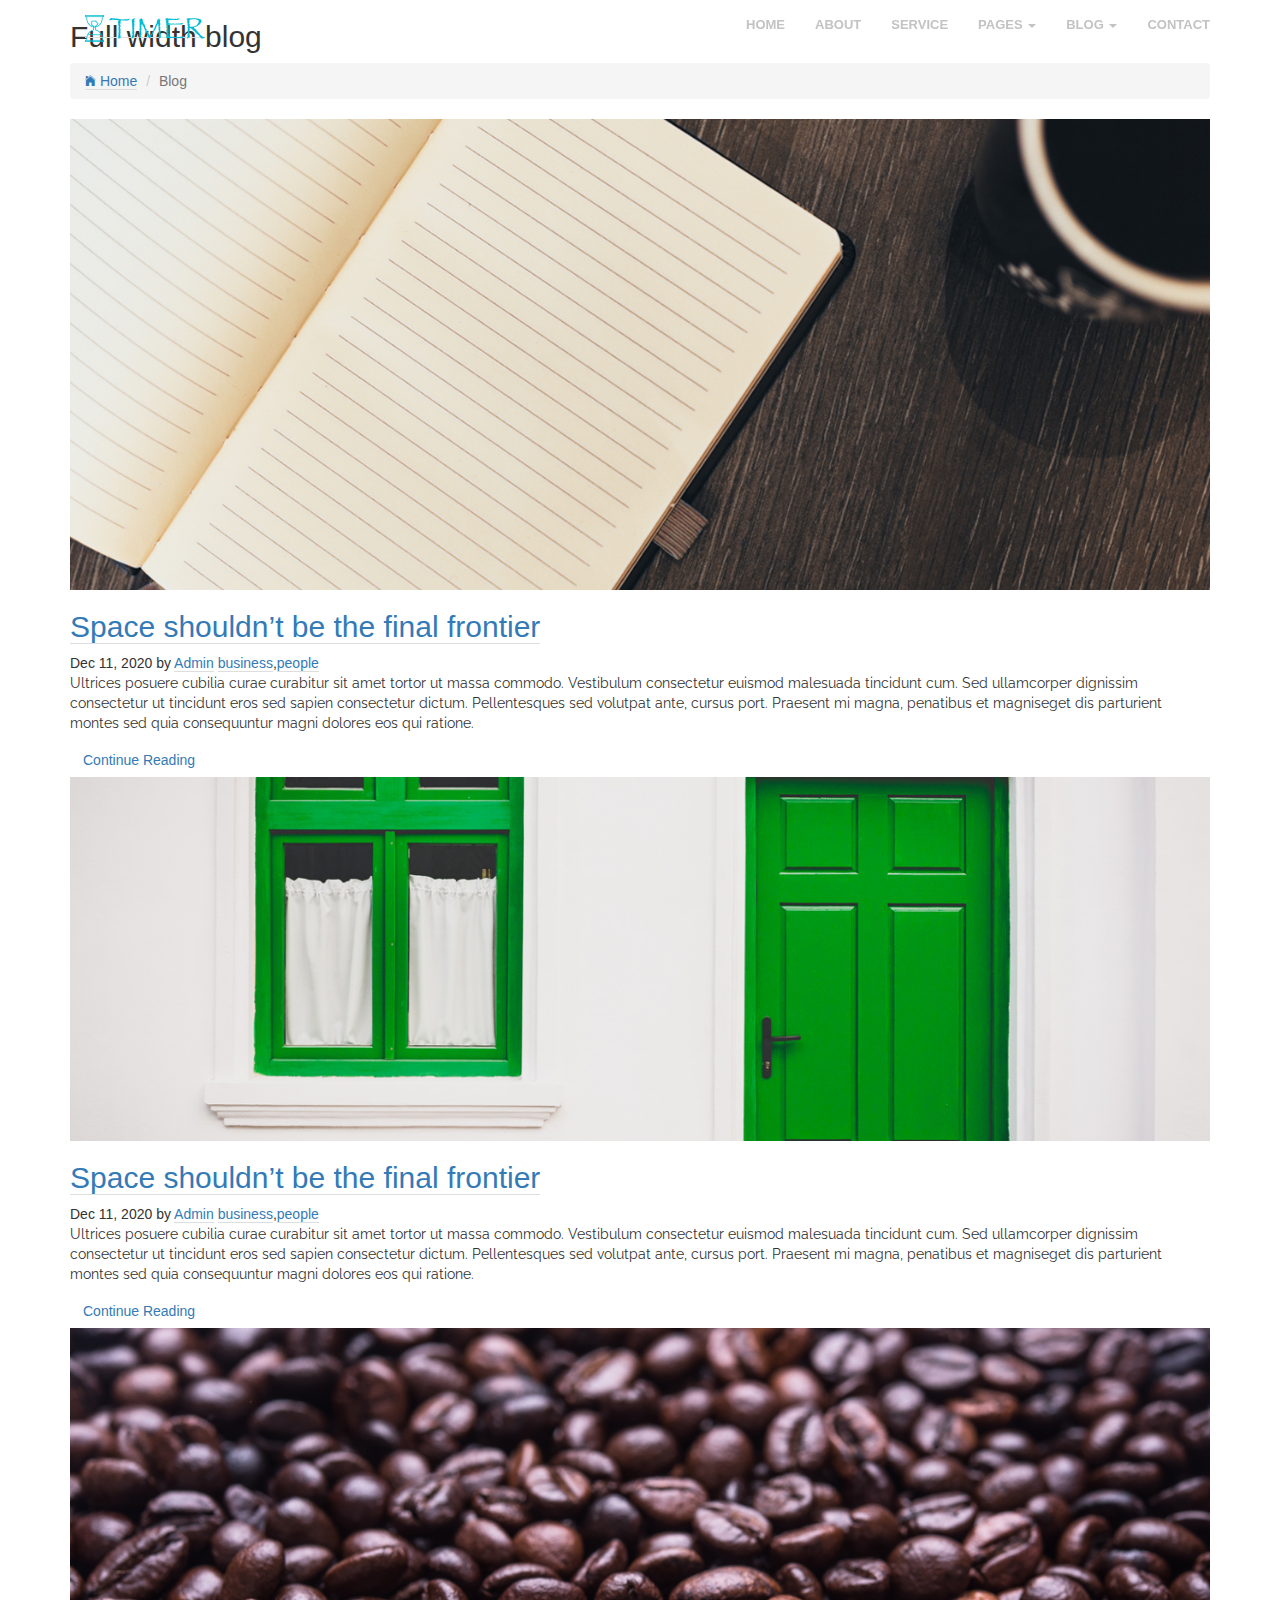
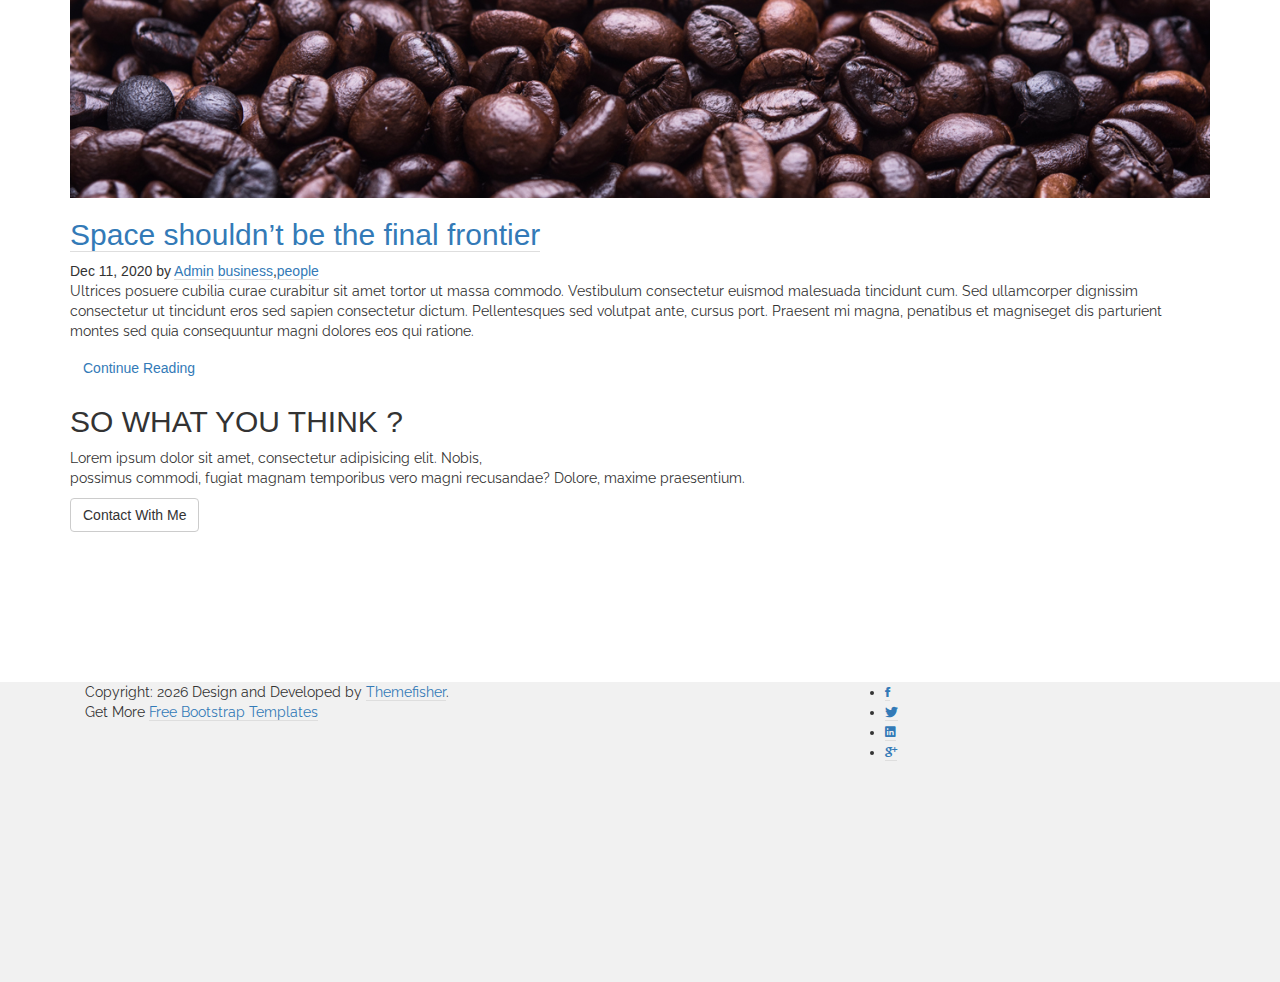
<file: blog-fullwidth.html>
<!DOCTYPE html>
<html class="no-js">
    <head>
        <!-- Basic Page Needs
        ================================================== -->
        <meta charset="utf-8">
        <meta http-equiv="Content-Type" content="text/html; charset=utf-8">
        <link rel="icon" href="favicon.ico">
        <title>Timer Agency Template</title>
        <meta name="description" content="">
        <meta name="keywords" content="">
        <meta name="author" content="">
        <!-- Mobile Specific Metas
        ================================================== -->
        <meta name="format-detection" content="telephone=no">
        <meta name="viewport" content="width=device-width, initial-scale=1">

        
        <!-- Template CSS Files
        ================================================== -->
        <!-- Twitter Bootstrs CSS -->
        <link rel="stylesheet" href="plugins/bootstrap/bootstrap.min.css">
        <!-- Ionicons Fonts Css -->
        <link rel="stylesheet" href="plugins/ionicons/ionicons.min.css">
        <!-- animate css -->
        <link rel="stylesheet" href="plugins/animate-css/animate.css">
        <!-- Hero area slider css-->
        <link rel="stylesheet" href="plugins/slider/slider.css">
        <!-- owl craousel css -->
        <link rel="stylesheet" href="plugins/owl-carousel/owl.carousel.css">
        <link rel="stylesheet" href="plugins/owl-carousel/owl.theme.css">
        <!-- Fancybox -->
        <link rel="stylesheet" href="plugins/facncybox/jquery.fancybox.css">
        <!-- template main css file -->
        <link rel="stylesheet" href="css/style.css">
    </head>
    <body>


        <!--
        ==================================================
        Header Section Start
        ================================================== -->
        <header id="top-bar" class="navbar-fixed-top animated-header">
            <div class="container">
                <div class="navbar-header">
                    <!-- responsive nav button -->
                    <button type="button" class="navbar-toggle" data-toggle="collapse" data-target=".navbar-collapse">
                    <span class="sr-only">Toggle navigation</span>
                    <span class="icon-bar"></span>
                    <span class="icon-bar"></span>
                    <span class="icon-bar"></span>
                    </button>
                    <!-- /responsive nav button -->
                    
                    <!-- logo -->
                    <div class="navbar-brand">
                        <a href="index.html" >
                            <img src="images/logo.png" alt="">
                        </a>
                    </div>
                    <!-- /logo -->
                </div>
                <!-- main menu -->
                <nav class="collapse navbar-collapse navbar-right" role="navigation">
                    <div class="main-menu">
                        <ul class="nav navbar-nav navbar-right">
                            <li>
                                <a href="index.html" >Home</a>
                            </li>
                            <li><a href="about.html">About</a></li>
                            <li><a href="service.html">Service</a></li>
                            <li class="dropdown">
                                <a href="#" class="dropdown-toggle" data-toggle="dropdown">Pages <span class="caret"></span></a>
                                <div class="dropdown-menu">
                                    <ul>
                                        <li><a href="404.html">404 Page</a></li>
                                        <li><a href="gallery.html">Gallery</a></li>
                                    </ul>
                                </div>
                            </li>
                            <li class="dropdown">
                                <a href="#" class="dropdown-toggle" data-toggle="dropdown">Blog <span class="caret"></span></a>
                                <div class="dropdown-menu">
                                    <ul>
                                        <li><a href="blog-fullwidth.html">Blog Full</a></li>
                                        <li><a href="blog-left-sidebar.html">Blog Left sidebar</a></li>
                                        <li><a href="blog-right-sidebar.html">Blog Right sidebar</a></li>
                                    </ul>
                                </div>
                            </li>
                            <li><a href="contact.html">Contact</a></li>
                        </ul>
                    </div>
                </nav>
                <!-- /main nav -->
            </div>
        </header>
        

        <!-- 
        ================================================== 
            Global Page Section Start
        ================================================== -->
        <section class="global-page-header">
            <div class="container">
                <div class="row">
                    <div class="col-md-12">
                        <div class="block">
                            <h2>Full width blog</h2>
                            <ol class="breadcrumb">
                                <li>
                                    <a href="index.html">
                                        <i class="ion-ios-home"></i>
                                        Home
                                    </a>
                                </li>
                                <li class="active">Blog</li>
                            </ol>
                        </div>
                    </div>
                </div>
            </div>
        </section>


<!--=====================================
=            Full Width Blog            =
======================================-->
<section id="blog-full-width">
    <div class="container">
        <div class="row">
            <div class="col-md-12">
                <article class="wow fadeInDown" data-wow-delay=".3s" data-wow-duration="500ms">
                    <div class="blog-post-image">
                        <a href="post-fullwidth.html"><img class="img-responsive" src="images/blog/post-1.jpg" alt="" /></a>
                    </div>
                    <div class="blog-content">
                        <h2 class="blogpost-title">
                        <a href="post-fullwidth.html">Space shouldn’t be the final frontier</a>
                        </h2>
                        <div class="blog-meta">
                            <span>Dec 11, 2020</span>
                            <span>by <a href="">Admin</a></span>
                            <span><a href="">business</a>,<a href="">people</a></span>
                        </div>
                        <p>Ultrices posuere cubilia curae curabitur sit amet tortor ut massa commodo. Vestibulum consectetur euismod malesuada tincidunt cum. Sed ullamcorper dignissim consectetur ut tincidunt eros sed sapien consectetur dictum. Pellentesques sed volutpat ante, cursus port. Praesent mi magna, penatibus et magniseget dis parturient montes sed quia consequuntur magni dolores eos qui ratione.
                        </p>
                        <a href="single-post.html" class="btn btn-dafault btn-details">Continue Reading</a>
                    </div>
                    
                </article>
                <article class="wow fadeInDown" data-wow-delay=".5s" data-wow-duration="500ms">
                    <div class="blog-post-image">
                        <a href="post-fullwidth.html"><img class="img-responsive" src="images/blog/post-2.jpg" alt="" /></a>
                    </div>
                    <div class="blog-content">
                        <h2 class="blogpost-title">
                        <a href="post-fullwidth.html">Space shouldn’t be the final frontier</a>
                        </h2>
                        <div class="blog-meta">
                            <span>Dec 11, 2020</span>
                            <span>by <a href="">Admin</a></span>
                            <span><a href="">business</a>,<a href="">people</a></span>
                        </div>
                        <p>Ultrices posuere cubilia curae curabitur sit amet tortor ut massa commodo. Vestibulum consectetur euismod malesuada tincidunt cum. Sed ullamcorper dignissim consectetur ut tincidunt eros sed sapien consectetur dictum. Pellentesques sed volutpat ante, cursus port. Praesent mi magna, penatibus et magniseget dis parturient montes sed quia consequuntur magni dolores eos qui ratione.
                        </p>
                        <a href="single-post.html" class="btn btn-dafault btn-details">Continue Reading</a>
                    </div>
                    
                </article>
                <article class="wow fadeInDown" data-wow-delay=".7s" data-wow-duration="500ms">
                    <div class="blog-post-image">
                        <a href="post-fullwidth.html"><img class="img-responsive" src="images/blog/post-3.jpg" alt="" /></a>
                    </div>
                    <div class="blog-content">
                        <h2 class="blogpost-title">
                        <a href="post-fullwidth.html">Space shouldn’t be the final frontier</a>
                        </h2>
                        <div class="blog-meta">
                            <span>Dec 11, 2020</span>
                            <span>by <a href="">Admin</a></span>
                            <span><a href="">business</a>,<a href="">people</a></span>
                        </div>
                        <p>Ultrices posuere cubilia curae curabitur sit amet tortor ut massa commodo. Vestibulum consectetur euismod malesuada tincidunt cum. Sed ullamcorper dignissim consectetur ut tincidunt eros sed sapien consectetur dictum. Pellentesques sed volutpat ante, cursus port. Praesent mi magna, penatibus et magniseget dis parturient montes sed quia consequuntur magni dolores eos qui ratione.
                        </p>
                        <a href="single-post.html" class="btn btn-dafault btn-details">Continue Reading</a>
                    </div>
                    
                </article>
            </div>
        </div>
    </div>
</section>




            <!--
            ==================================================
            Call To Action Section Start
            ================================================== -->
            <section id="call-to-action">
                <div class="container">
                    <div class="row">
                        <div class="col-md-12">
                            <div class="block">
                                <h2 class="title wow fadeInDown" data-wow-delay=".3s" data-wow-duration="500ms">SO WHAT YOU THINK ?</h1>
                                <p class="wow fadeInDown" data-wow-delay=".5s" data-wow-duration="500ms">Lorem ipsum dolor sit amet, consectetur adipisicing elit. Nobis,<br>possimus commodi, fugiat magnam temporibus vero magni recusandae? Dolore, maxime praesentium.</p>
                                <a href="contact.html" class="btn btn-default btn-contact wow fadeInDown" data-wow-delay=".7s" data-wow-duration="500ms">Contact With Me</a>
                            </div>
                        </div>
                        
                    </div>
                </div>
            </section>

            <!--
            ==================================================
            Footer Section Start
            ================================================== -->
            <footer id="footer">
                <div class="container">
                    <div class="col-md-8">
                        <p class="copyright">Copyright: <span><script>document.write(new Date().getFullYear())</script></span> Design and Developed by <a href="http://www.Themefisher.com" target="_blank">Themefisher</a>. <br> 
                            Get More 
                            <a href="https://themefisher.com/free-bootstrap-templates/" target="_blank">
                                Free Bootstrap Templates
                            </a>
                        </p>
                    </div>
                    <div class="col-md-4">
                        <!-- Social Media -->
                        <ul class="social">
                            <li>
                                <a href="http://wwww.fb.com/themefisher" class="Facebook">
                                    <i class="ion-social-facebook"></i>
                                </a>
                            </li>
                            <li>
                                <a href="http://wwww.twitter.com/themefisher" class="Twitter">
                                    <i class="ion-social-twitter"></i>
                                </a>
                            </li>
                            <li>
                                <a href="#" class="Linkedin">
                                    <i class="ion-social-linkedin"></i>
                                </a>
                            </li>
                            <li>
                                <a href="http://wwww.fb.com/themefisher" class="Google Plus">
                                    <i class="ion-social-googleplus"></i>
                                </a>
                            </li>
                        </ul>
                    </div>
                </div>
            </footer> <!-- /#footer -->

	<!-- Template Javascript Files
	================================================== -->
	<!-- jquery -->
	<script src="plugins/jQurey/jquery.min.js"></script>
	<!-- Form Validation -->
    <script src="plugins/form-validation/jquery.form.js"></script> 
    <script src="plugins/form-validation/jquery.validate.min.js"></script>
	<!-- owl carouserl js -->
	<script src="plugins/owl-carousel/owl.carousel.min.js"></script>
	<!-- bootstrap js -->
	<script src="plugins/bootstrap/bootstrap.min.js"></script>
	<!-- wow js -->
	<script src="plugins/wow-js/wow.min.js"></script>
	<!-- slider js -->
	<script src="plugins/slider/slider.js"></script>
	<!-- Fancybox -->
	<script src="plugins/facncybox/jquery.fancybox.js"></script>
	<!-- template main js -->
	<script src="js/main.js"></script>
 	</body>
</html>
</file>
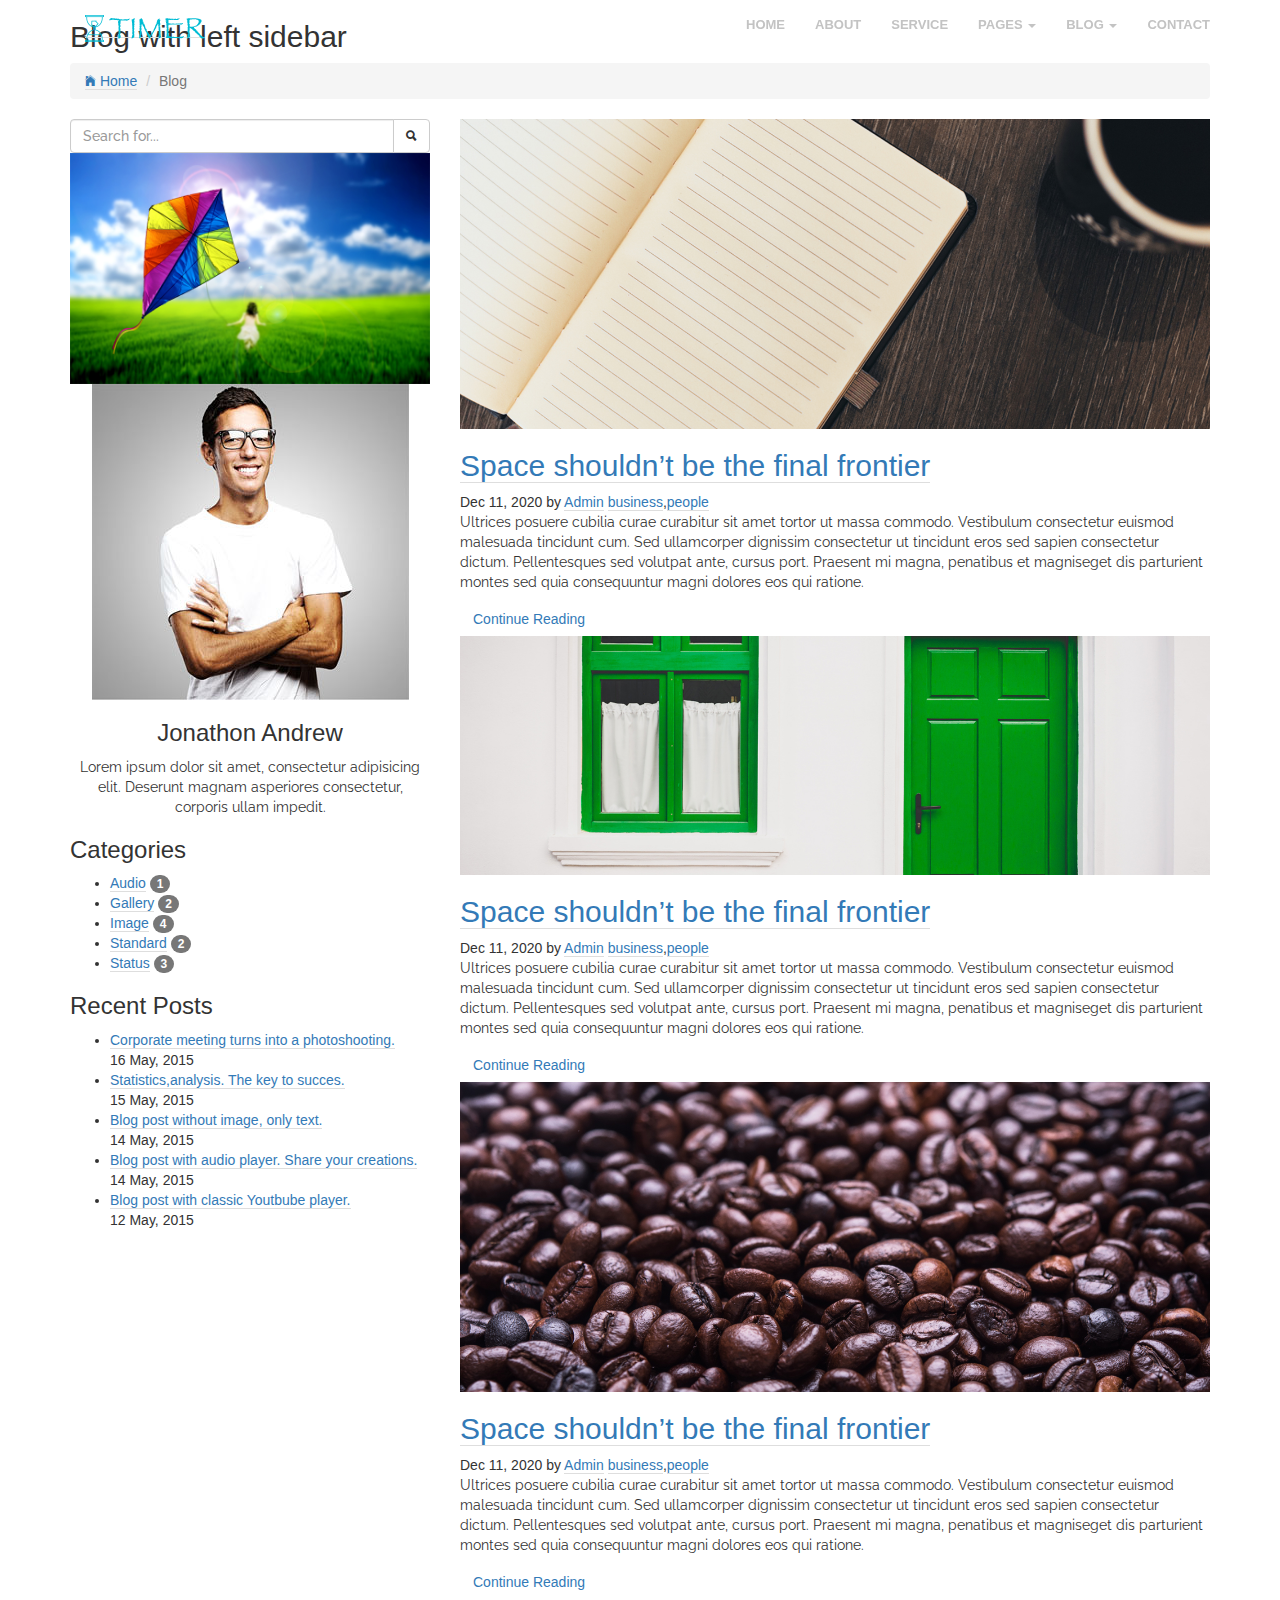
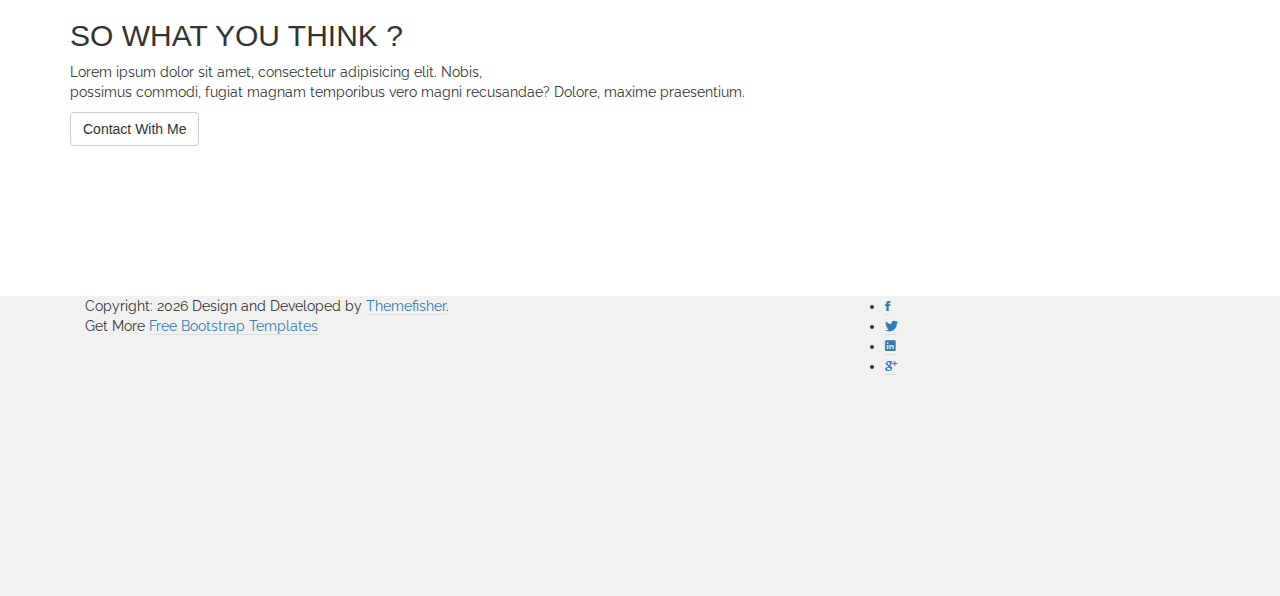
<file: blog-left-sidebar.html>
<!DOCTYPE html>
<html class="no-js">
    <head>
        <!-- Basic Page Needs
        ================================================== -->
        <meta charset="utf-8">
        <meta http-equiv="Content-Type" content="text/html; charset=utf-8">
        <link rel="icon" href="favicon.ico">
        <title>Timer Agency Template</title>
        <meta name="description" content="">
        <meta name="keywords" content="">
        <meta name="author" content="">
        <!-- Mobile Specific Metas
        ================================================== -->
        <meta name="format-detection" content="telephone=no">
        <meta name="viewport" content="width=device-width, initial-scale=1">

        
        <!-- Template CSS Files
        ================================================== -->
        <!-- Twitter Bootstrs CSS -->
        <link rel="stylesheet" href="plugins/bootstrap/bootstrap.min.css">
        <!-- Ionicons Fonts Css -->
        <link rel="stylesheet" href="plugins/ionicons/ionicons.min.css">
        <!-- animate css -->
        <link rel="stylesheet" href="plugins/animate-css/animate.css">
        <!-- Hero area slider css-->
        <link rel="stylesheet" href="plugins/slider/slider.css">
        <!-- owl craousel css -->
        <link rel="stylesheet" href="plugins/owl-carousel/owl.carousel.css">
        <link rel="stylesheet" href="plugins/owl-carousel/owl.theme.css">
        <!-- Fancybox -->
        <link rel="stylesheet" href="plugins/facncybox/jquery.fancybox.css">
        <!-- template main css file -->
        <link rel="stylesheet" href="css/style.css">
    </head>
    <body>


        <!--
        ==================================================
        Header Section Start
        ================================================== -->
        <header id="top-bar" class="navbar-fixed-top animated-header">
            <div class="container">
                <div class="navbar-header">
                    <!-- responsive nav button -->
                    <button type="button" class="navbar-toggle" data-toggle="collapse" data-target=".navbar-collapse">
                    <span class="sr-only">Toggle navigation</span>
                    <span class="icon-bar"></span>
                    <span class="icon-bar"></span>
                    <span class="icon-bar"></span>
                    </button>
                    <!-- /responsive nav button -->
                    
                    <!-- logo -->
                    <div class="navbar-brand">
                        <a href="index.html" >
                            <img src="images/logo.png" alt="">
                        </a>
                    </div>
                    <!-- /logo -->
                </div>
                <!-- main menu -->
                <nav class="collapse navbar-collapse navbar-right" role="navigation">
                    <div class="main-menu">
                        <ul class="nav navbar-nav navbar-right">
                            <li>
                                <a href="index.html" >Home</a>
                            </li>
                            <li><a href="about.html">About</a></li>
                            <li><a href="service.html">Service</a></li>
                            <li class="dropdown">
                                <a href="#" class="dropdown-toggle" data-toggle="dropdown">Pages <span class="caret"></span></a>
                                <div class="dropdown-menu">
                                    <ul>
                                        <li><a href="404.html">404 Page</a></li>
                                        <li><a href="gallery.html">Gallery</a></li>
                                    </ul>
                                </div>
                            </li>
                            <li class="dropdown">
                                <a href="#" class="dropdown-toggle" data-toggle="dropdown">Blog <span class="caret"></span></a>
                                <div class="dropdown-menu">
                                    <ul>
                                        <li><a href="blog-fullwidth.html">Blog Full</a></li>
                                        <li><a href="blog-left-sidebar.html">Blog Left sidebar</a></li>
                                        <li><a href="blog-right-sidebar.html">Blog Right sidebar</a></li>
                                    </ul>
                                </div>
                            </li>
                            <li><a href="contact.html">Contact</a></li>
                        </ul>
                    </div>
                </nav>
                <!-- /main nav -->
            </div>
        </header>
        

        <!-- 
        ================================================== 
            Global Page Section Start
        ================================================== -->
        <section class="global-page-header">
            <div class="container">
                <div class="row">
                    <div class="col-md-12">
                        <div class="block">
                            <h2>Blog with left sidebar</h2>
                            <ol class="breadcrumb">
                                <li>
                                    <a href="index.html">
                                        <i class="ion-ios-home"></i>
                                        Home
                                    </a>
                                </li>
                                <li class="active">Blog</li>
                            </ol>
                        </div>
                    </div>
                </div>
            </div>
        </section>


<!--=======================================
=            Blog Left sidebar            =
========================================-->

<section id="blog-full-width">
    <div class="container">
        <div class="row">
            <div class="col-md-4">
                <div class="sidebar">
                    <div class="search widget">
                        <form action="" method="get" class="searchform" role="search">
                            <div class="input-group">
                                <input type="text" class="form-control" placeholder="Search for...">
                                <span class="input-group-btn">
                                    <button class="btn btn-default" type="button"> <i class="ion-search"></i> </button>
                                </span>
                                </div><!-- /input-group -->
                            </form>
                        </div>
                        <div class="author widget">
                            <img class="img-responsive" src="images/author/author-bg.jpg">
                            <div class="author-body text-center">
                                <div class="author-img">
                                    <img src="images/author/author.jpg">
                                </div>
                                <div class="author-bio">
                                    <h3>Jonathon Andrew</h3>
                                    <p>Lorem ipsum dolor sit amet, consectetur adipisicing elit. Deserunt magnam asperiores consectetur, corporis ullam impedit.</p>
                                </div>
                            </div>
                        </div>
                        <div class="categories widget">
                            <h3 class="widget-head">Categories</h3>
                            <ul>
                                <li>
                                    <a href="">Audio</a> <span class="badge">1</span>
                                </li>
                                <li>
                                    <a href="">Gallery</a> <span class="badge">2</span>
                                </li>
                                <li>
                                    <a href="">Image</a> <span class="badge">4</span>
                                </li>
                                <li>
                                    <a href="">Standard</a> <span class="badge">2</span>
                                </li>
                                <li>
                                    <a href="">Status</a> <span class="badge">3</span>
                                </li>
                            </ul>
                        </div>
                        
                        <div class="recent-post widget">
                            <h3>Recent Posts</h3>
                            <ul>
                                <li>
                                    <a href="#">Corporate meeting turns into a photoshooting.</a><br>
                                    <time>16 May, 2015</time>
                                </li>
                                <li>
                                    <a href="#">Statistics,analysis. The key to succes.</a><br>
                                    <time>15 May, 2015</time>
                                </li>
                                <li>
                                    <a href="#">Blog post without image, only text.</a><br>
                                    <time>14 May, 2015</time>
                                </li>
                                <li>
                                    <a href="#">Blog post with audio player. Share your creations.</a><br>
                                    <time>14 May, 2015</time>
                                </li>
                                <li>
                                    <a href="#">Blog post with classic Youtbube player.</a><br>
                                    <time>12 May, 2015</time>
                                </li>
                            </ul>
                        </div>
                    </div>
                </div>
                <div class="col-md-8">
                    <article class="wow fadeInDown" data-wow-delay=".3s" data-wow-duration="500ms">
                        <div class="blog-post-image">
                            <a href="post-fullwidth.html"><img class="img-responsive" src="images/blog/post-1.jpg" alt="" /></a>
                        </div>
                        <div class="blog-content">
                            <h2 class="blogpost-title">
                            <a href="post-fullwidth.html">Space shouldn’t be the final frontier</a>
                            </h2>
                            <div class="blog-meta">
                                <span>Dec 11, 2020</span>
                                <span>by <a href="">Admin</a></span>
                                <span><a href="">business</a>,<a href="">people</a></span>
                            </div>
                            <p>Ultrices posuere cubilia curae curabitur sit amet tortor ut massa commodo. Vestibulum consectetur euismod malesuada tincidunt cum. Sed ullamcorper dignissim consectetur ut tincidunt eros sed sapien consectetur dictum. Pellentesques sed volutpat ante, cursus port. Praesent mi magna, penatibus et magniseget dis parturient montes sed quia consequuntur magni dolores eos qui ratione.
                            </p>
                            <a href="single-post.html" class="btn btn-dafault btn-details">Continue Reading</a>
                        </div>
                    </article>
                    <article class="wow fadeInDown" data-wow-delay=".5s" data-wow-duration="500ms">
                        <div class="blog-post-image">
                            <a href="post-fullwidth.html"><img class="img-responsive" src="images/blog/post-2.jpg" alt="" /></a>
                        </div>
                        <div class="blog-content">
                            <h2 class="blogpost-title">
                            <a href="post-fullwidth.html">Space shouldn’t be the final frontier</a>
                            </h2>
                            <div class="blog-meta">
                                <span>Dec 11, 2020</span>
                                <span>by <a href="">Admin</a></span>
                                <span><a href="">business</a>,<a href="">people</a></span>
                            </div>
                            <p>Ultrices posuere cubilia curae curabitur sit amet tortor ut massa commodo. Vestibulum consectetur euismod malesuada tincidunt cum. Sed ullamcorper dignissim consectetur ut tincidunt eros sed sapien consectetur dictum. Pellentesques sed volutpat ante, cursus port. Praesent mi magna, penatibus et magniseget dis parturient montes sed quia consequuntur magni dolores eos qui ratione.
                            </p>
                            <a href="single-post.html" class="btn btn-dafault btn-details">Continue Reading</a>
                        </div>
                    </article>
                    <article class="wow fadeInDown" data-wow-delay=".7s" data-wow-duration="500ms">
                        <div class="blog-post-image">
                            <a href="post-fullwidth.html"><img class="img-responsive" src="images/blog/post-3.jpg" alt="" /></a>
                        </div>
                        <div class="blog-content">
                            <h2 class="blogpost-title">
                            <a href="post-fullwidth.html">Space shouldn’t be the final frontier</a>
                            </h2>
                            <div class="blog-meta">
                                <span>Dec 11, 2020</span>
                                <span>by <a href="">Admin</a></span>
                                <span><a href="">business</a>,<a href="">people</a></span>
                            </div>
                            <p>Ultrices posuere cubilia curae curabitur sit amet tortor ut massa commodo. Vestibulum consectetur euismod malesuada tincidunt cum. Sed ullamcorper dignissim consectetur ut tincidunt eros sed sapien consectetur dictum. Pellentesques sed volutpat ante, cursus port. Praesent mi magna, penatibus et magniseget dis parturient montes sed quia consequuntur magni dolores eos qui ratione.
                            </p>
                            <a href="single-post.html" class="btn btn-dafault btn-details">Continue Reading</a>
                        </div>
                    </article>
                </div>
            </div>
        </div>
</section>

<!--====  End of Blog Left sidebar  ====--> 





            <!--
            ==================================================
            Call To Action Section Start
            ================================================== -->
            <section id="call-to-action">
                <div class="container">
                    <div class="row">
                        <div class="col-md-12">
                            <div class="block">
                                <h2 class="title wow fadeInDown" data-wow-delay=".3s" data-wow-duration="500ms">SO WHAT YOU THINK ?</h1>
                                <p class="wow fadeInDown" data-wow-delay=".5s" data-wow-duration="500ms">Lorem ipsum dolor sit amet, consectetur adipisicing elit. Nobis,<br>possimus commodi, fugiat magnam temporibus vero magni recusandae? Dolore, maxime praesentium.</p>
                                <a href="contact.html" class="btn btn-default btn-contact wow fadeInDown" data-wow-delay=".7s" data-wow-duration="500ms">Contact With Me</a>
                            </div>
                        </div>
                        
                    </div>
                </div>
            </section>

            <!--
            ==================================================
            Footer Section Start
            ================================================== -->
            <footer id="footer">
                <div class="container">
                    <div class="col-md-8">
                        <p class="copyright">Copyright: <span><script>document.write(new Date().getFullYear())</script></span> Design and Developed by <a href="http://www.Themefisher.com" target="_blank">Themefisher</a>. <br> 
                            Get More 
                            <a href="https://themefisher.com/free-bootstrap-templates/" target="_blank">
                                Free Bootstrap Templates
                            </a>
                        </p>
                    </div>
                    <div class="col-md-4">
                        <!-- Social Media -->
                        <ul class="social">
                            <li>
                                <a href="http://wwww.fb.com/themefisher" class="Facebook">
                                    <i class="ion-social-facebook"></i>
                                </a>
                            </li>
                            <li>
                                <a href="http://wwww.twitter.com/themefisher" class="Twitter">
                                    <i class="ion-social-twitter"></i>
                                </a>
                            </li>
                            <li>
                                <a href="#" class="Linkedin">
                                    <i class="ion-social-linkedin"></i>
                                </a>
                            </li>
                            <li>
                                <a href="http://wwww.fb.com/themefisher" class="Google Plus">
                                    <i class="ion-social-googleplus"></i>
                                </a>
                            </li>
                        </ul>
                    </div>
                </div>
            </footer> <!-- /#footer -->

	<!-- Template Javascript Files
	================================================== -->
	<!-- jquery -->
	<script src="plugins/jQurey/jquery.min.js"></script>
	<!-- Form Validation -->
    <script src="plugins/form-validation/jquery.form.js"></script> 
    <script src="plugins/form-validation/jquery.validate.min.js"></script>
	<!-- owl carouserl js -->
	<script src="plugins/owl-carousel/owl.carousel.min.js"></script>
	<!-- bootstrap js -->
	<script src="plugins/bootstrap/bootstrap.min.js"></script>
	<!-- wow js -->
	<script src="plugins/wow-js/wow.min.js"></script>
	<!-- slider js -->
	<script src="plugins/slider/slider.js"></script>
	<!-- Fancybox -->
	<script src="plugins/facncybox/jquery.fancybox.js"></script>
	<!-- template main js -->
	<script src="js/main.js"></script>
 	</body>
</html>
</file>
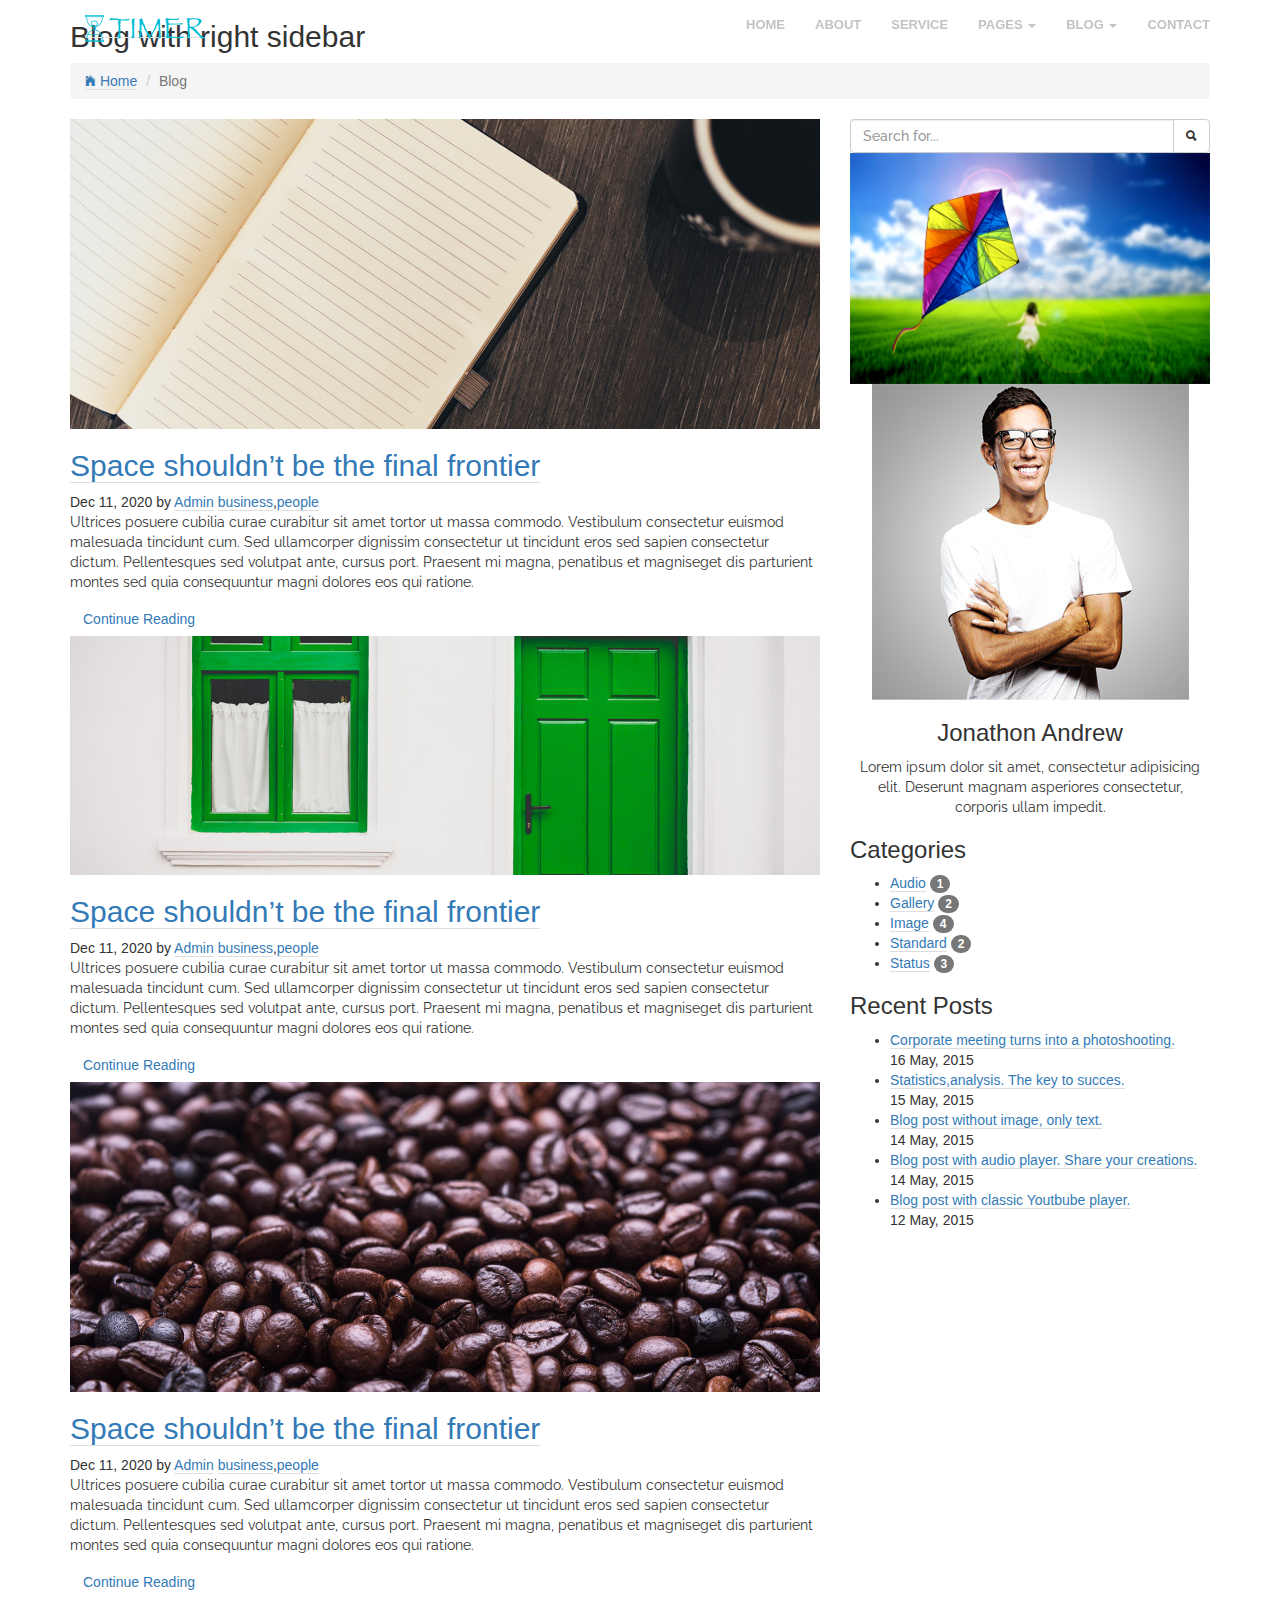
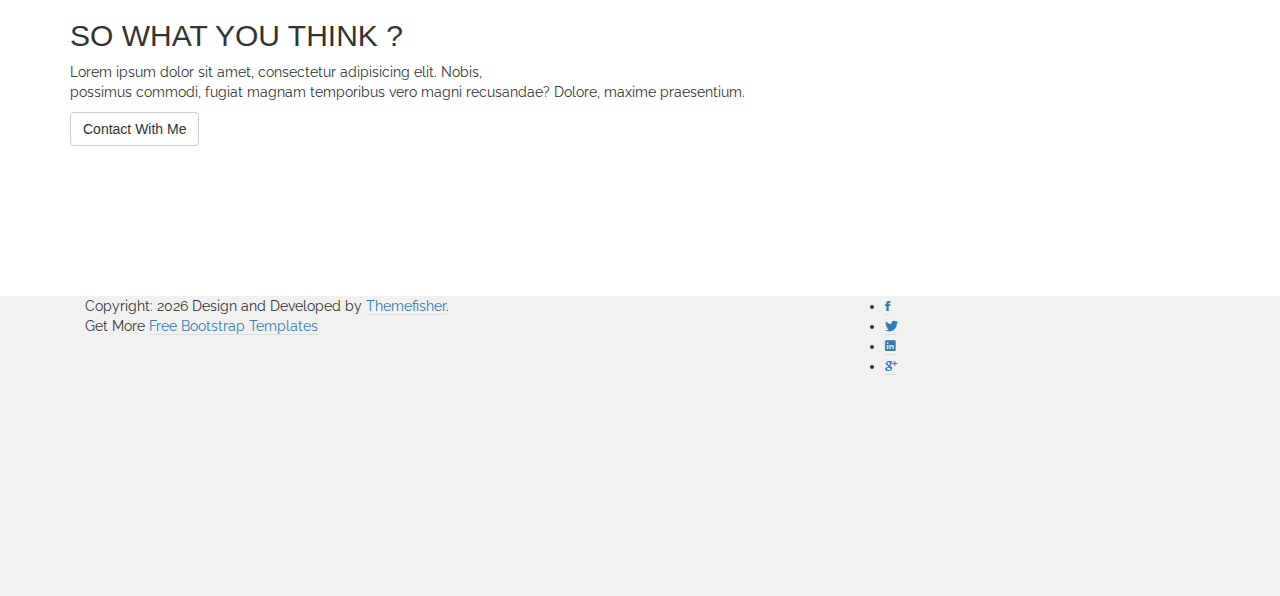
<file: blog-right-sidebar.html>
<!DOCTYPE html>
<html class="no-js">
    <head>
        <!-- Basic Page Needs
        ================================================== -->
        <meta charset="utf-8">
        <meta http-equiv="Content-Type" content="text/html; charset=utf-8">
        <link rel="icon" href="favicon.ico">
        <title>Timer Agency Template</title>
        <meta name="description" content="">
        <meta name="keywords" content="">
        <meta name="author" content="">
        <!-- Mobile Specific Metas
        ================================================== -->
        <meta name="format-detection" content="telephone=no">
        <meta name="viewport" content="width=device-width, initial-scale=1">

        
        <!-- Template CSS Files
        ================================================== -->
        <!-- Twitter Bootstrs CSS -->
        <link rel="stylesheet" href="plugins/bootstrap/bootstrap.min.css">
        <!-- Ionicons Fonts Css -->
        <link rel="stylesheet" href="plugins/ionicons/ionicons.min.css">
        <!-- animate css -->
        <link rel="stylesheet" href="plugins/animate-css/animate.css">
        <!-- Hero area slider css-->
        <link rel="stylesheet" href="plugins/slider/slider.css">
        <!-- owl craousel css -->
        <link rel="stylesheet" href="plugins/owl-carousel/owl.carousel.css">
        <link rel="stylesheet" href="plugins/owl-carousel/owl.theme.css">
        <!-- Fancybox -->
        <link rel="stylesheet" href="plugins/facncybox/jquery.fancybox.css">
        <!-- template main css file -->
        <link rel="stylesheet" href="css/style.css">
    </head>
    <body>


        <!--
        ==================================================
        Header Section Start
        ================================================== -->
        <header id="top-bar" class="navbar-fixed-top animated-header">
            <div class="container">
                <div class="navbar-header">
                    <!-- responsive nav button -->
                    <button type="button" class="navbar-toggle" data-toggle="collapse" data-target=".navbar-collapse">
                    <span class="sr-only">Toggle navigation</span>
                    <span class="icon-bar"></span>
                    <span class="icon-bar"></span>
                    <span class="icon-bar"></span>
                    </button>
                    <!-- /responsive nav button -->
                    
                    <!-- logo -->
                    <div class="navbar-brand">
                        <a href="index.html" >
                            <img src="images/logo.png" alt="">
                        </a>
                    </div>
                    <!-- /logo -->
                </div>
                <!-- main menu -->
                <nav class="collapse navbar-collapse navbar-right" role="navigation">
                    <div class="main-menu">
                        <ul class="nav navbar-nav navbar-right">
                            <li>
                                <a href="index.html" >Home</a>
                            </li>
                            <li><a href="about.html">About</a></li>
                            <li><a href="service.html">Service</a></li>
                            <li class="dropdown">
                                <a href="#" class="dropdown-toggle" data-toggle="dropdown">Pages <span class="caret"></span></a>
                                <div class="dropdown-menu">
                                    <ul>
                                        <li><a href="404.html">404 Page</a></li>
                                        <li><a href="gallery.html">Gallery</a></li>
                                    </ul>
                                </div>
                            </li>
                            <li class="dropdown">
                                <a href="#" class="dropdown-toggle" data-toggle="dropdown">Blog <span class="caret"></span></a>
                                <div class="dropdown-menu">
                                    <ul>
                                        <li><a href="blog-fullwidth.html">Blog Full</a></li>
                                        <li><a href="blog-left-sidebar.html">Blog Left sidebar</a></li>
                                        <li><a href="blog-right-sidebar.html">Blog Right sidebar</a></li>
                                    </ul>
                                </div>
                            </li>
                            <li><a href="contact.html">Contact</a></li>
                        </ul>
                    </div>
                </nav>
                <!-- /main nav -->
            </div>
        </header>
        

        <!-- 
        ================================================== 
            Global Page Section Start
        ================================================== -->
        <section class="global-page-header">
            <div class="container">
                <div class="row">
                    <div class="col-md-12">
                        <div class="block">
                            <h2>Blog with right sidebar</h2>
                            <ol class="breadcrumb">
                                <li>
                                    <a href="index.html">
                                        <i class="ion-ios-home"></i>
                                        Home
                                    </a>
                                </li>
                                <li class="active">Blog</li>
                            </ol>
                        </div>
                    </div>
                </div>
            </div>
        </section>


<!--=============================================
=            Blog With Right Sidebar            =
==============================================-->
<section id="blog-full-width">
    <div class="container">
        <div class="row">
            <div class="col-md-8">
                <article class="wow fadeInDown" data-wow-delay=".3s" data-wow-duration="500ms">
                    <div class="blog-post-image">
                        <a href="post-fullwidth.html"><img class="img-responsive" src="images/blog/post-1.jpg" alt="" /></a>
                    </div>
                    <div class="blog-content">
                        <h2 class="blogpost-title">
                        <a href="post-fullwidth.html">Space shouldn’t be the final frontier</a>
                        </h2>
                        <div class="blog-meta">
                            <span>Dec 11, 2020</span>
                            <span>by <a href="">Admin</a></span>
                            <span><a href="">business</a>,<a href="">people</a></span>
                        </div>
                        <p>Ultrices posuere cubilia curae curabitur sit amet tortor ut massa commodo. Vestibulum consectetur euismod malesuada tincidunt cum. Sed ullamcorper dignissim consectetur ut tincidunt eros sed sapien consectetur dictum. Pellentesques sed volutpat ante, cursus port. Praesent mi magna, penatibus et magniseget dis parturient montes sed quia consequuntur magni dolores eos qui ratione.
                        </p>
                        <a href="single-post.html" class="btn btn-dafault btn-details">Continue Reading</a>
                    </div>
                    
                </article>
                <article class="wow fadeInDown" data-wow-delay=".5s" data-wow-duration="500ms">
                    <div class="blog-post-image">
                        <a href="post-fullwidth.html"><img class="img-responsive" src="images/blog/post-2.jpg" alt="" /></a>
                    </div>
                    <div class="blog-content">
                        <h2 class="blogpost-title">
                        <a href="post-fullwidth.html">Space shouldn’t be the final frontier</a>
                        </h2>
                        <div class="blog-meta">
                            <span>Dec 11, 2020</span>
                            <span>by <a href="">Admin</a></span>
                            <span><a href="">business</a>,<a href="">people</a></span>
                        </div>
                        <p>Ultrices posuere cubilia curae curabitur sit amet tortor ut massa commodo. Vestibulum consectetur euismod malesuada tincidunt cum. Sed ullamcorper dignissim consectetur ut tincidunt eros sed sapien consectetur dictum. Pellentesques sed volutpat ante, cursus port. Praesent mi magna, penatibus et magniseget dis parturient montes sed quia consequuntur magni dolores eos qui ratione.
                        </p>
                        <a href="single-post.html" class="btn btn-dafault btn-details">Continue Reading</a>
                    </div>
                    
                </article>
                <article class="wow fadeInDown" data-wow-delay=".7s" data-wow-duration="500ms">
                    <div class="blog-post-image">
                        <a href="post-fullwidth.html"><img class="img-responsive" src="images/blog/post-3.jpg" alt="" /></a>
                    </div>
                    <div class="blog-content">
                        <h2 class="blogpost-title">
                        <a href="post-fullwidth.html">Space shouldn’t be the final frontier</a>
                        </h2>
                        <div class="blog-meta">
                            <span>Dec 11, 2020</span>
                            <span>by <a href="">Admin</a></span>
                            <span><a href="">business</a>,<a href="">people</a></span>
                        </div>
                        <p>Ultrices posuere cubilia curae curabitur sit amet tortor ut massa commodo. Vestibulum consectetur euismod malesuada tincidunt cum. Sed ullamcorper dignissim consectetur ut tincidunt eros sed sapien consectetur dictum. Pellentesques sed volutpat ante, cursus port. Praesent mi magna, penatibus et magniseget dis parturient montes sed quia consequuntur magni dolores eos qui ratione.
                        </p>
                        <a href="single-post.html" class="btn btn-dafault btn-details">Continue Reading</a>
                    </div>
                    
                </article>
            </div>
            <!-- Sidebar -->
            <div class="col-md-4">
                <div class="sidebar">
                    <div class="search widget">
                        <form action="" method="get" class="searchform" role="search">
                            <div class="input-group">
                                <input type="text" class="form-control" placeholder="Search for...">
                                <span class="input-group-btn">
                                    <button class="btn btn-default" type="button"> <i class="ion-search"></i> </button>
                                </span>
                                </div><!-- /input-group -->
                            </form>
                        </div>
                        <div class="author widget">
                            <img class="img-responsive" src="images/author/author-bg.jpg">
                            <div class="author-body text-center">
                                <div class="author-img">
                                    <img src="images/author/author.jpg">
                                </div>
                                <div class="author-bio">
                                    <h3>Jonathon Andrew</h3>
                                    <p>Lorem ipsum dolor sit amet, consectetur adipisicing elit. Deserunt magnam asperiores consectetur, corporis ullam impedit.</p>
                                </div>
                            </div>
                        </div>
                        <div class="categories widget">
                            <h3 class="widget-head">Categories</h3>
                            <ul>
                                <li>
                                    <a href="">Audio</a> <span class="badge">1</span>
                                </li>
                                <li>
                                    <a href="">Gallery</a> <span class="badge">2</span>
                                </li>
                                <li>
                                    <a href="">Image</a> <span class="badge">4</span>
                                </li>
                                <li>
                                    <a href="">Standard</a> <span class="badge">2</span>
                                </li>
                                <li>
                                    <a href="">Status</a> <span class="badge">3</span>
                                </li>
                            </ul>
                        </div>
                        
                        <div class="recent-post widget">
                            <h3>Recent Posts</h3>
                            
                            <ul>
                                <li>
                                    <a href="#">Corporate meeting turns into a photoshooting.</a><br>
                                    <time>16 May, 2015</time>
                                </li>
                                <li>
                                    <a href="#">Statistics,analysis. The key to succes.</a><br>
                                    <time>15 May, 2015</time>
                                </li>
                                <li>
                                    <a href="#">Blog post without image, only text.</a><br>
                                    <time>14 May, 2015</time>
                                </li>
                                <li>
                                    <a href="#">Blog post with audio player. Share your creations.</a><br>
                                    <time>14 May, 2015</time>
                                </li>
                                <li>
                                    <a href="#">Blog post with classic Youtbube player.</a><br>
                                    <time>12 May, 2015</time>
                                </li>
                            </ul>
                            
                        </div>
                        
                    </div>
                </div>
            </div>
        </div>
</section>    




            <!--
            ==================================================
            Call To Action Section Start
            ================================================== -->
            <section id="call-to-action">
                <div class="container">
                    <div class="row">
                        <div class="col-md-12">
                            <div class="block">
                                <h2 class="title wow fadeInDown" data-wow-delay=".3s" data-wow-duration="500ms">SO WHAT YOU THINK ?</h1>
                                <p class="wow fadeInDown" data-wow-delay=".5s" data-wow-duration="500ms">Lorem ipsum dolor sit amet, consectetur adipisicing elit. Nobis,<br>possimus commodi, fugiat magnam temporibus vero magni recusandae? Dolore, maxime praesentium.</p>
                                <a href="contact.html" class="btn btn-default btn-contact wow fadeInDown" data-wow-delay=".7s" data-wow-duration="500ms">Contact With Me</a>
                            </div>
                        </div>
                        
                    </div>
                </div>
            </section>

            <!--
            ==================================================
            Footer Section Start
            ================================================== -->
            <footer id="footer">
                <div class="container">
                    <div class="col-md-8">
                        <p class="copyright">Copyright: <span><script>document.write(new Date().getFullYear())</script></span> Design and Developed by <a href="http://www.Themefisher.com" target="_blank">Themefisher</a>. <br> 
                            Get More 
                            <a href="https://themefisher.com/free-bootstrap-templates/" target="_blank">
                                Free Bootstrap Templates
                            </a>
                        </p>
                    </div>
                    <div class="col-md-4">
                        <!-- Social Media -->
                        <ul class="social">
                            <li>
                                <a href="http://wwww.fb.com/themefisher" class="Facebook">
                                    <i class="ion-social-facebook"></i>
                                </a>
                            </li>
                            <li>
                                <a href="http://wwww.twitter.com/themefisher" class="Twitter">
                                    <i class="ion-social-twitter"></i>
                                </a>
                            </li>
                            <li>
                                <a href="#" class="Linkedin">
                                    <i class="ion-social-linkedin"></i>
                                </a>
                            </li>
                            <li>
                                <a href="http://wwww.fb.com/themefisher" class="Google Plus">
                                    <i class="ion-social-googleplus"></i>
                                </a>
                            </li>
                        </ul>
                    </div>
                </div>
            </footer> <!-- /#footer -->

	<!-- Template Javascript Files
	================================================== -->
	<!-- jquery -->
	<script src="plugins/jQurey/jquery.min.js"></script>
	<!-- Form Validation -->
    <script src="plugins/form-validation/jquery.form.js"></script> 
    <script src="plugins/form-validation/jquery.validate.min.js"></script>
	<!-- owl carouserl js -->
	<script src="plugins/owl-carousel/owl.carousel.min.js"></script>
	<!-- bootstrap js -->
	<script src="plugins/bootstrap/bootstrap.min.js"></script>
	<!-- wow js -->
	<script src="plugins/wow-js/wow.min.js"></script>
	<!-- slider js -->
	<script src="plugins/slider/slider.js"></script>
	<!-- Fancybox -->
	<script src="plugins/facncybox/jquery.fancybox.js"></script>
	<!-- template main js -->
	<script src="js/main.js"></script>
 	</body>
</html>
</file>
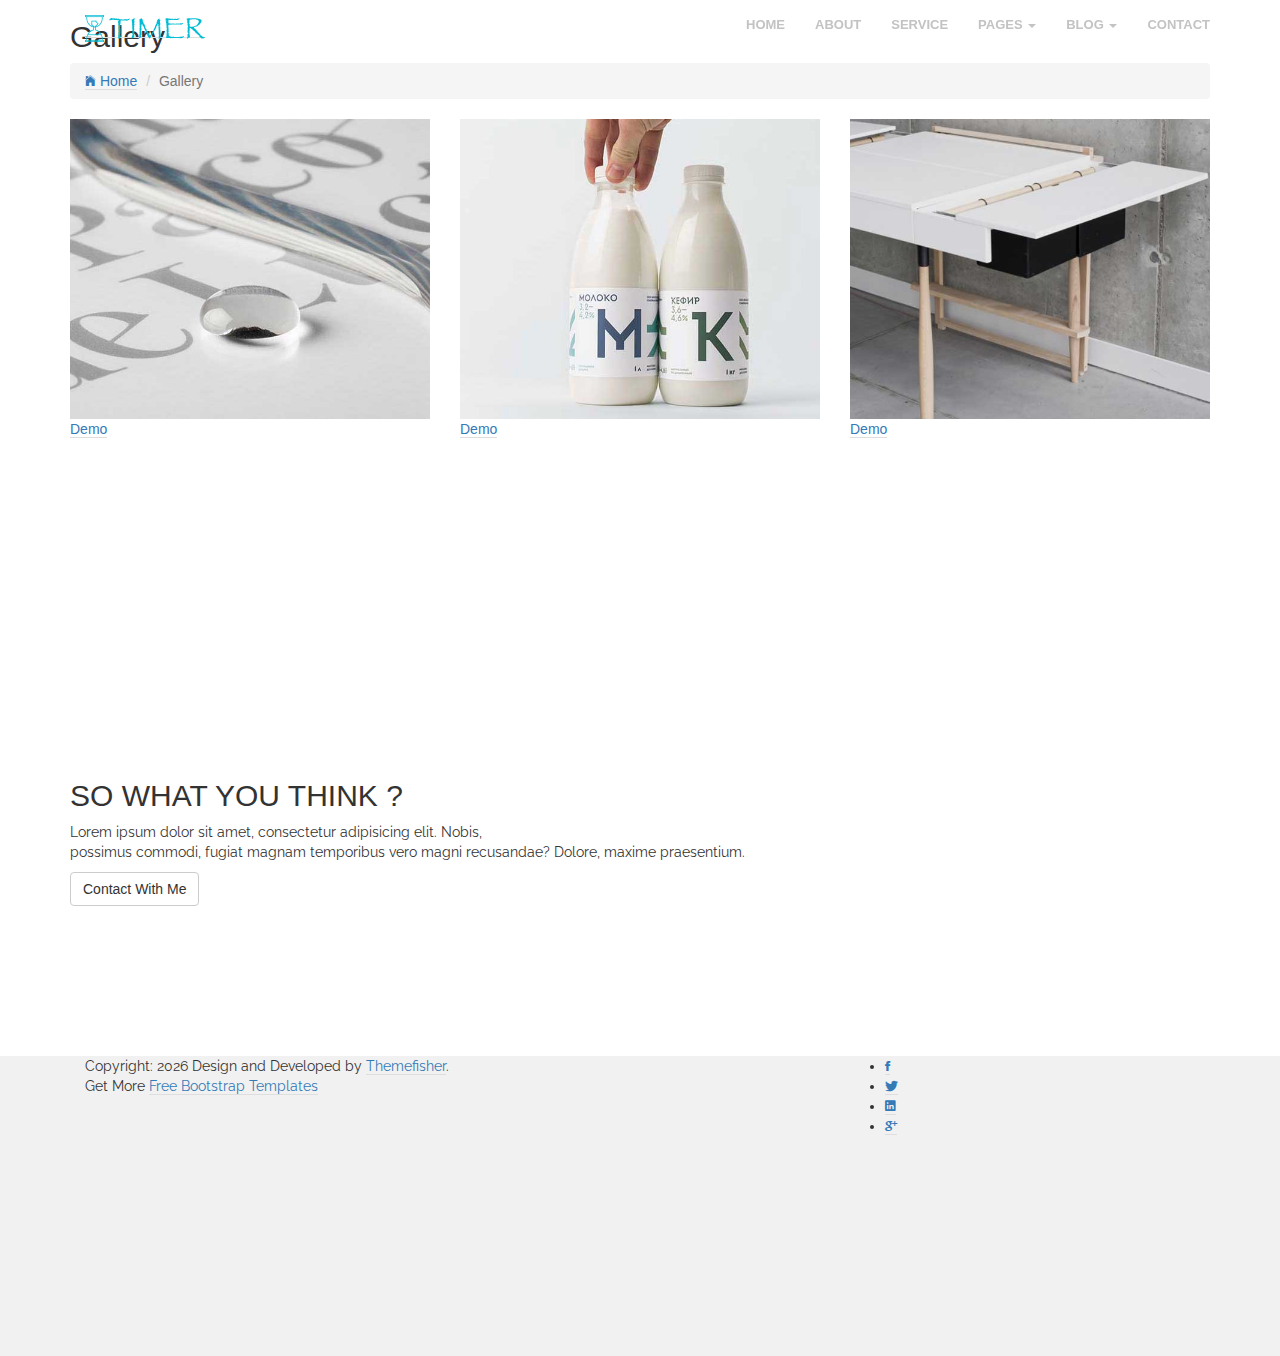
<file: gallery.html>
<!DOCTYPE html>
<html class="no-js">
    <head>
        <!-- Basic Page Needs
        ================================================== -->
        <meta charset="utf-8">
        <meta http-equiv="Content-Type" content="text/html; charset=utf-8">
        <link rel="icon" href="favicon.ico">
        <title>Timer Agency Template</title>
        <meta name="description" content="">
        <meta name="keywords" content="">
        <meta name="author" content="">
        <!-- Mobile Specific Metas
        ================================================== -->
        <meta name="format-detection" content="telephone=no">
        <meta name="viewport" content="width=device-width, initial-scale=1">

        
        <!-- Template CSS Files
        ================================================== -->
        <!-- Twitter Bootstrs CSS -->
        <link rel="stylesheet" href="plugins/bootstrap/bootstrap.min.css">
        <!-- Ionicons Fonts Css -->
        <link rel="stylesheet" href="plugins/ionicons/ionicons.min.css">
        <!-- animate css -->
        <link rel="stylesheet" href="plugins/animate-css/animate.css">
        <!-- Hero area slider css-->
        <link rel="stylesheet" href="plugins/slider/slider.css">
        <!-- owl craousel css -->
        <link rel="stylesheet" href="plugins/owl-carousel/owl.carousel.css">
        <link rel="stylesheet" href="plugins/owl-carousel/owl.theme.css">
        <!-- Fancybox -->
        <link rel="stylesheet" href="plugins/facncybox/jquery.fancybox.css">
        <!-- template main css file -->
        <link rel="stylesheet" href="css/style.css">
    </head>
    <body>


        <!--
        ==================================================
        Header Section Start
        ================================================== -->
        <header id="top-bar" class="navbar-fixed-top animated-header">
            <div class="container">
                <div class="navbar-header">
                    <!-- responsive nav button -->
                    <button type="button" class="navbar-toggle" data-toggle="collapse" data-target=".navbar-collapse">
                    <span class="sr-only">Toggle navigation</span>
                    <span class="icon-bar"></span>
                    <span class="icon-bar"></span>
                    <span class="icon-bar"></span>
                    </button>
                    <!-- /responsive nav button -->
                    
                    <!-- logo -->
                    <div class="navbar-brand">
                        <a href="index.html" >
                            <img src="images/logo.png" alt="">
                        </a>
                    </div>
                    <!-- /logo -->
                </div>
                <!-- main menu -->
                <nav class="collapse navbar-collapse navbar-right" role="navigation">
                    <div class="main-menu">
                        <ul class="nav navbar-nav navbar-right">
                            <li>
                                <a href="index.html" >Home</a>
                            </li>
                            <li><a href="about.html">About</a></li>
                            <li><a href="service.html">Service</a></li>
                            <li class="dropdown">
                                <a href="#" class="dropdown-toggle" data-toggle="dropdown">Pages <span class="caret"></span></a>
                                <div class="dropdown-menu">
                                    <ul>
                                        <li><a href="404.html">404 Page</a></li>
                                        <li><a href="gallery.html">Gallery</a></li>
                                    </ul>
                                </div>
                            </li>
                            <li class="dropdown">
                                <a href="#" class="dropdown-toggle" data-toggle="dropdown">Blog <span class="caret"></span></a>
                                <div class="dropdown-menu">
                                    <ul>
                                        <li><a href="blog-fullwidth.html">Blog Full</a></li>
                                        <li><a href="blog-left-sidebar.html">Blog Left sidebar</a></li>
                                        <li><a href="blog-right-sidebar.html">Blog Right sidebar</a></li>
                                    </ul>
                                </div>
                            </li>
                            <li><a href="contact.html">Contact</a></li>
                        </ul>
                    </div>
                </nav>
                <!-- /main nav -->
            </div>
        </header>
        

        <!-- 
        ================================================== 
            Global Page Section Start
        ================================================== -->
        <section class="global-page-header">
            <div class="container">
                <div class="row">
                    <div class="col-md-12">
                        <div class="block">
                            <h2>Gallery</h2>
                            <ol class="breadcrumb">
                                <li>
                                    <a href="index.html">
                                        <i class="ion-ios-home"></i>
                                        Home
                                    </a>
                                </li>
                                <li class="active">Gallery</li>
                            </ol>
                        </div>
                    </div>
                </div>
            </div>
        </section>


<!--=============================
=            Gallery            =
==============================-->
<section id="gallery" class="gallery">
    <div class="container">
        <div class="row">
            <div class="col-sm-4 col-xs-12">
                <figure class="wow fadeInLeft animated portfolio-item animated" data-wow-duration="500ms" data-wow-delay="0ms" style="visibility: visible; animation-duration: 300ms; -webkit-animation-duration: 300ms; animation-delay: 0ms; -webkit-animation-delay: 0ms; animation-name: fadeInLeft; -webkit-animation-name: fadeInLeft;">
                    <div class="img-wrapper">
                        <img src="images/portfolio/item-1.jpg" class="img-responsive" alt="this is a title">
                        <div class="overlay">
                            <div class="buttons">
                                <a rel="gallery" class="fancybox" href="images/portfolio/item-1.jpg">Demo</a>
                            </div>
                        </div>
                    </div>
                </figure>
            </div>
            <div class="col-sm-4 col-xs-12">
                <figure class="wow fadeInLeft animated animated" data-wow-duration="500ms" data-wow-delay="300ms" style="visibility: visible; animation-duration: 300ms; -webkit-animation-duration: 300ms; animation-delay: 300ms; -webkit-animation-delay: 300ms; animation-name: fadeInLeft; -webkit-animation-name: fadeInLeft;">
                    <div class="img-wrapper">
                        <img src="images/portfolio/item-2.jpg" class="img-responsive" alt="this is a title">
                        <div class="overlay">
                            <div class="buttons">
                                <a rel="gallery" class="fancybox" href="images/portfolio/item-2.jpg">Demo</a>
                            </div>
                        </div>
                    </div>
                </figure>
            </div>
            <div class="col-sm-4 col-xs-12">
                <figure class="wow fadeInLeft animated animated" data-wow-duration="500ms" data-wow-delay="500ms" style="visibility: visible; animation-duration: 300ms; -webkit-animation-duration: 300ms; animation-delay: 300ms; -webkit-animation-delay: 300ms; animation-name: fadeInLeft; -webkit-animation-name: fadeInLeft;">
                    <div class="img-wrapper">
                        <img src="images/portfolio/item-3.jpg" class="img-responsive" alt="">
                        <div class="overlay">
                            <div class="buttons">
                                <a rel="gallery" class="fancybox" href="images/portfolio/item-3.jpg">Demo</a>
                            </div>
                        </div>
                    </div>
                </figure>
            </div>
            <div class="col-sm-4 col-xs-12">
                <figure class="wow fadeInLeft animated" data-wow-duration="500ms" data-wow-delay="700ms" style="visibility: hidden; animation-duration: 300ms; -webkit-animation-duration: 300ms; animation-delay: 600ms; -webkit-animation-delay: 600ms; animation-name: none; -webkit-animation-name: none;">
                    <div class="img-wrapper">
                        <img src="images/portfolio/item-4.jpg" class="img-responsive" alt="">
                        <div class="overlay">
                            <div class="buttons">
                                <a rel="gallery" class="fancybox" href="images/portfolio/item-4.jpg">Demo</a>
                            </div>
                        </div>
                    </div>
                </figure>
            </div>
            <div class="col-sm-4 col-xs-12">
                <figure class="wow fadeInLeft animated" data-wow-duration="500ms" data-wow-delay="900ms" style="visibility: hidden; animation-duration: 300ms; -webkit-animation-duration: 300ms; animation-delay: 900ms; -webkit-animation-delay: 900ms; animation-name: none; -webkit-animation-name: none;">
                    <div class="img-wrapper">
                        <img src="images/portfolio/item-5.jpg" class="img-responsive" alt="">
                        <div class="overlay">
                            <div class="buttons">
                                <a rel="gallery" class="fancybox" href="images/portfolio/item-5.jpg">Demo</a>
                            </div>
                        </div>
                    </div>
                </figure>
            </div>
            <div class="col-sm-4 col-xs-12">
                <figure class="wow fadeInLeft animated" data-wow-duration="500ms" data-wow-delay="1100ms" style="visibility: hidden; animation-duration: 300ms; -webkit-animation-duration: 300ms; animation-delay: 1200ms; -webkit-animation-delay: 1200ms; animation-name: none; -webkit-animation-name: none;">
                    <div class="img-wrapper">
                        <img src="images/portfolio/item-6.jpg" class="img-responsive" alt="">
                        <div class="overlay">
                            <div class="buttons">
                                <a rel="gallery" class="fancybox" href="images/portfolio/item-6.jpg">Demo</a>
                            </div>
                        </div>
                    </div>
                </figure>
            </div>
        </div>
    </div>
</section>   



            
            <!--
            ==================================================
            Call To Action Section Start
            ================================================== -->
            <section id="call-to-action">
                <div class="container">
                    <div class="row">
                        <div class="col-md-12">
                            <div class="block">
                                <h2 class="title wow fadeInDown" data-wow-delay=".3s" data-wow-duration="500ms">SO WHAT YOU THINK ?</h1>
                                <p class="wow fadeInDown" data-wow-delay=".5s" data-wow-duration="500ms">Lorem ipsum dolor sit amet, consectetur adipisicing elit. Nobis,<br>possimus commodi, fugiat magnam temporibus vero magni recusandae? Dolore, maxime praesentium.</p>
                                <a href="contact.html" class="btn btn-default btn-contact wow fadeInDown" data-wow-delay=".7s" data-wow-duration="500ms">Contact With Me</a>
                            </div>
                        </div>
                        
                    </div>
                </div>
            </section>

            <!--
            ==================================================
            Footer Section Start
            ================================================== -->
            <footer id="footer">
                <div class="container">
                    <div class="col-md-8">
                        <p class="copyright">Copyright: <span><script>document.write(new Date().getFullYear())</script></span> Design and Developed by <a href="http://www.Themefisher.com" target="_blank">Themefisher</a>. <br> 
                            Get More 
                            <a href="https://themefisher.com/free-bootstrap-templates/" target="_blank">
                                Free Bootstrap Templates
                            </a>
                        </p>
                    </div>
                    <div class="col-md-4">
                        <!-- Social Media -->
                        <ul class="social">
                            <li>
                                <a href="http://wwww.fb.com/themefisher" class="Facebook">
                                    <i class="ion-social-facebook"></i>
                                </a>
                            </li>
                            <li>
                                <a href="http://wwww.twitter.com/themefisher" class="Twitter">
                                    <i class="ion-social-twitter"></i>
                                </a>
                            </li>
                            <li>
                                <a href="#" class="Linkedin">
                                    <i class="ion-social-linkedin"></i>
                                </a>
                            </li>
                            <li>
                                <a href="http://wwww.fb.com/themefisher" class="Google Plus">
                                    <i class="ion-social-googleplus"></i>
                                </a>
                            </li>
                        </ul>
                    </div>
                </div>
            </footer> <!-- /#footer -->

	<!-- Template Javascript Files
	================================================== -->
	<!-- jquery -->
	<script src="plugins/jQurey/jquery.min.js"></script>
	<!-- Form Validation -->
    <script src="plugins/form-validation/jquery.form.js"></script> 
    <script src="plugins/form-validation/jquery.validate.min.js"></script>
	<!-- owl carouserl js -->
	<script src="plugins/owl-carousel/owl.carousel.min.js"></script>
	<!-- bootstrap js -->
	<script src="plugins/bootstrap/bootstrap.min.js"></script>
	<!-- wow js -->
	<script src="plugins/wow-js/wow.min.js"></script>
	<!-- slider js -->
	<script src="plugins/slider/slider.js"></script>
	<!-- Fancybox -->
	<script src="plugins/facncybox/jquery.fancybox.js"></script>
	<!-- template main js -->
	<script src="js/main.js"></script>
 	</body>
</html>
</file>
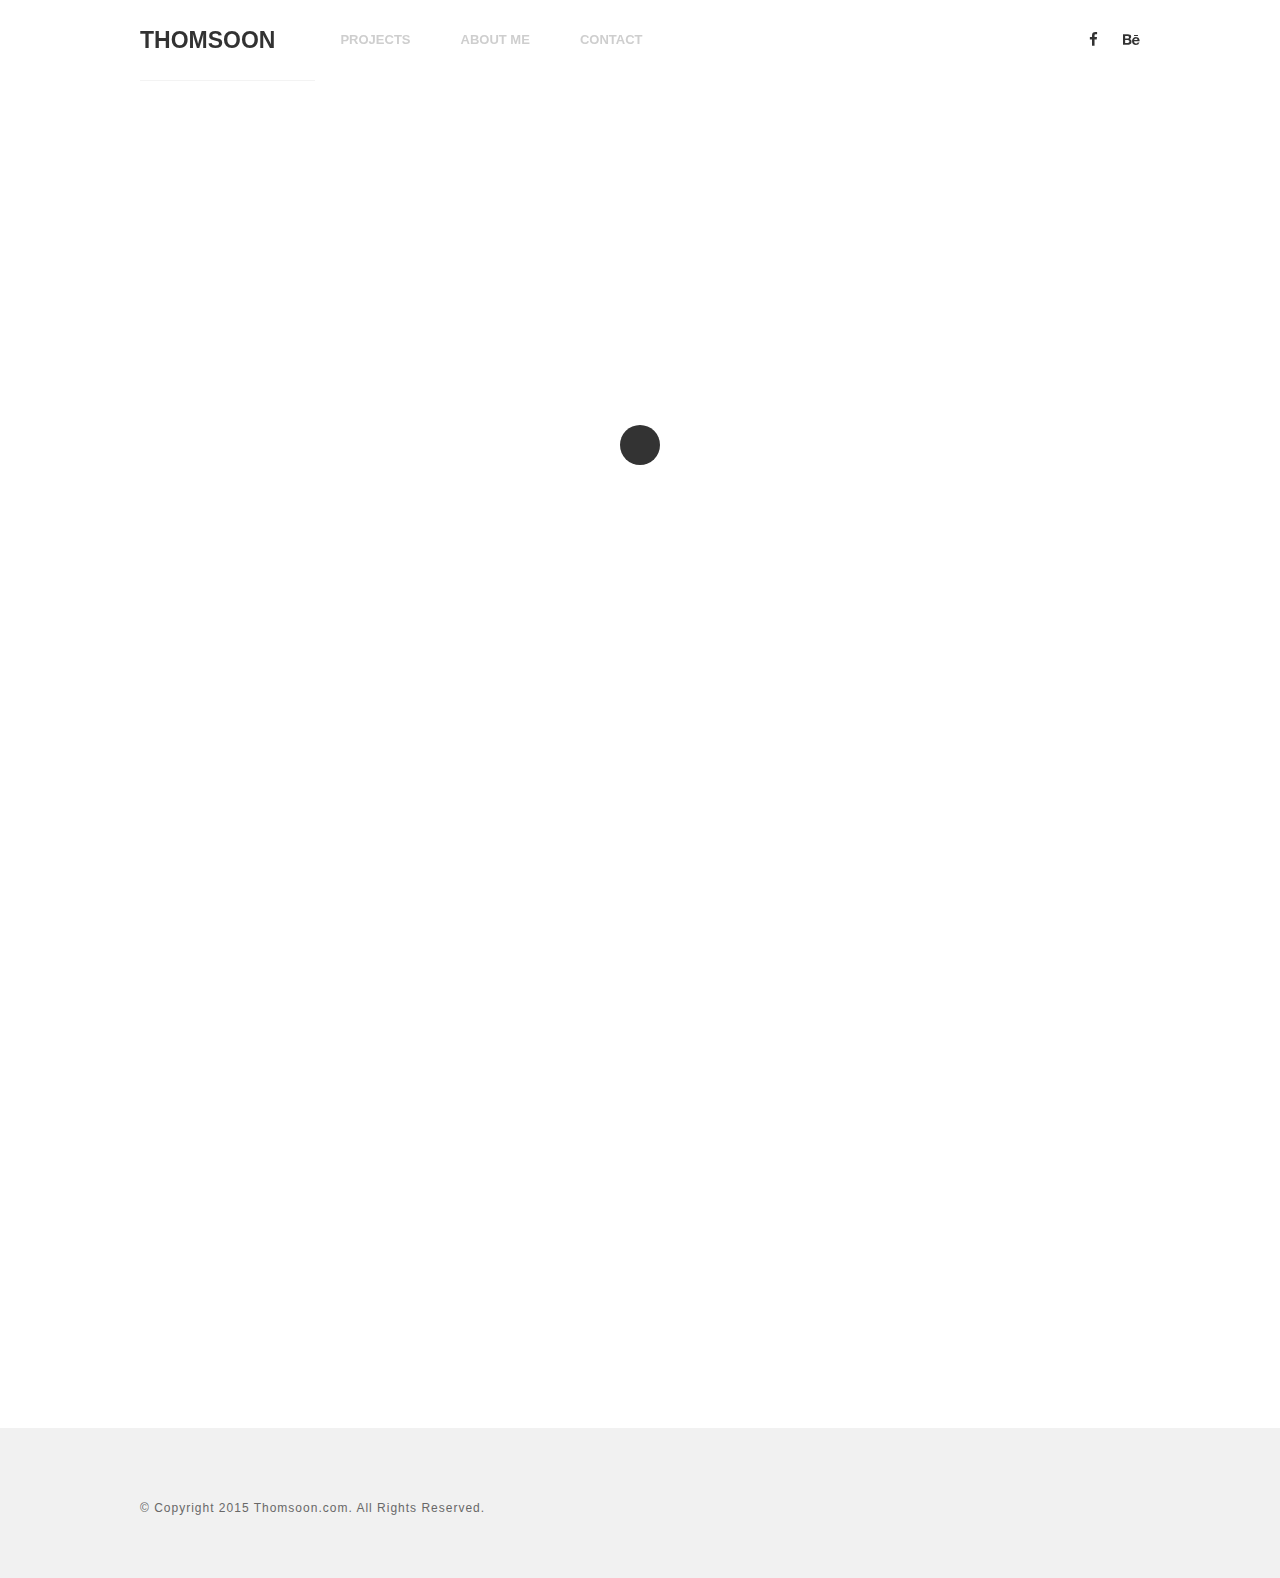
<file: index-2.html>
<!doctype html>

<html lang="en">
<head>

  <meta charset="utf-8">
  <title>Kimberly</title>
  <meta name="description" content="Thomsoon version 2 with classic menu navigation - Portfolio with grid HTML5 and CSS3 modern simplicity style template. Check my portfolio. Download free now with file Photoshop! ">
  <meta name="keywords" content="amore, simplicity, theme, html5">
  <meta name="viewport" content="width=device-width, initial-scale=1.0"/>
  <meta name="author" content="thomsoon.com">
  <link rel="icon" type="image/png" href="img/icon.png" />

<!--Style-->

  <link rel="stylesheet" href="css/reset.css">
  <link rel="stylesheet" href="css/style.css">
  <link rel="stylesheet" href="css/style-responsive.css">
  <link rel="stylesheet" href="http://maxcdn.bootstrapcdn.com/font-awesome/4.3.0/css/font-awesome.min.css">
  
  <!--[if lt IE 9]>
  <script src="http://html5shiv.googlecode.com/svn/trunk/html5.js"></script>
  <![endif]-->
  
</head>

<body>

<!--Preloader-->

<div class="preloader" id="preloader">
    <div class="item">
      <div class="spinner">
      </div>
    </div>
</div>

<div class="opacity-nav">

        <div class="menu-index" id="buttons" style="z-index:999999">
        <i class="fa  fa-close"></i>
        </div>

    <ul class="menu-fullscreen">
      <li><a class="ajax-link" href="single.html">Inicio</a></li>
      <li><a class="ajax-link" href="projects.html">Proyectos</a></li>
      <li><a class="ajax-link" href="about-us.html">Sobre mí</a></li>
      <li><a class="ajax-link" href="contact.html">Contáctame</a></li>
    </ul>

</div>


  <!--Header-->
  <header id="fullscreen">
    
      <div class="logo" id="full" style="display:none;"><a class="ajax-link" href="index.html">Kims</a></div>
      
        <div class="menu-index" style="display:none;" id="button">
        <i class="fa fa-bars"></i>
        </div>

  </header>


<!--Header-->
<header class="boxed" id="header-white">

  <div class="header-margin">
  
    <div class="logo"><a class="ajax-link" href="index.html">THOMSOON</a></div>
    <ul class="header-nav">
      <li><a class="ajax-link" href="#">Projects</a>
        <ul>
          <li><a class="ajax-link" href="#">Projects</a></li> 
          <li><a class="ajax-link" href="#">Single project</a></li> 
          <li><a class="ajax-link" href="#">Single project fullscreen</a></li> 
                   
        </ul>
      
      </li>
      
      <li><a class="ajax-link" href="#">About me</a></li>
      <li><a class="ajax-link" href="#">Contact</a></li>
    </ul>
    
    <ul class="social-icon">
      <div class="social-index">
      <li><a href="https://www.facebook.com/thomsooncom"><i class="fa fa-facebook"></i></a></li>
      <li><a href="https://www.behance.net/TomaszMazurczak"><i class="fa fa-behance"></i></a></li>
      </div>
    </ul>
    
  </div>

</header>

<div class="clear"></div>

<!--Content-->

<div class="content" id="ajax-content">


      <div class="text-intro" id="site-type">

        <h1>My creative and simplicity modern</h1>
        <h1 class="typewrite"><span>Portfolio</span></h1>
        <p>Please check my portfolio. All project is clean and simplicity modern style. You can buy this template.</p>

      </div>


<!--Portfolio grid-->

<ul class="portfolio-grid" id="portfolio-sidebar">

  
  <li class="grid-item" data-jkit="[show:delay=3000;speed=500;animation=fade]">
    <img src="img/portfolio/1.jpg">
      <a class="ajax-link" href="#">  
        <div class="grid-hover">
          <h1>Single</h1>
          <p>Branding</p>
        </div>
      </a>  
  </li>

  <li class="grid-item" data-jkit="[show:delay=3000;speed=500;animation=fade]">
    <img src="img/portfolio/5.jpg">
      <a class="ajax-link" href="#">  
        <div class="grid-hover">
          <h1>Single</h1>
          <p>Branding</p>
        </div>
      </a>      
  </li>    
  
  <li class="grid-item" data-jkit="[show:delay=3000;speed=500;animation=fade]">
    <img src="img/portfolio/2.jpg">
      <a class="ajax-link" href="#">  
        <div class="grid-hover">
          <h1>Single</h1>
          <p>Branding</p>
        </div>
      </a>      
  </li>  
  
  <li class="grid-item" data-jkit="[show:delay=3000;speed=500;animation=fade]">
    <img src="img/portfolio/3.jpg">
      <a class="ajax-link" href="#">  
        <div class="grid-hover">
          <h1>Single</h1>
          <p>Branding</p>
        </div>
      </a>      
  </li>    

  <li class="grid-item" data-jkit="[show:delay=3000;speed=500;animation=fade]">
    <img src="img/portfolio/4.jpg">
      <a class="ajax-link" href="#">  
        <div class="grid-hover">
          <h1>Single</h1>
          <p>Branding</p>
        </div>
      </a>      
  </li>    

  <li class="grid-item" data-jkit="[show:delay=3000;speed=500;animation=fade]">
    <img src="img/portfolio/6.jpg">
      <a class="ajax-link" href="#">  
        <div class="grid-hover">
          <h1>Single</h1>
          <p>Branding</p>
        </div>
      </a>      
  </li>  

</ul>

</div>


<!--Home Sidebar-->

<div id="ajax-sidebar">

    <div class="home-sidebar"style="background-image:url('img/home-sidebar.jpg')" id="hero">

      <div class="parallax-option" data-jkit="[parallax:strength=0.8;axis=both]">

        <div class="parallax parallax1"><img src="img/business-card-2.png"></div>
      
      </div>

      <div class="parallax-option" data-jkit="[parallax:strength=0.3;axis=both]">

        <div class="parallax parallax1"><img src="img/business-card.png"></div>
      
      </div>

    </div>

</div>


<!--Footer-->

<footer id="footer-box">

  <div class="footer-margin">
   
  <div class="copyright" id="footer-left">© Copyright 2015 Thomsoon.com. All Rights Reserved.</div>
  
  </div>


</footer>


<!--Scripts-->

  <script src="js/jquery.min.js"></script>
	<script src="js/jquery.easing.min.js"></script>
	<script src="js/modernizr.custom.42534.js" type="text/javascript"></script>
  <script src="js/jquery.waitforimages.js" type="text/javascript"></script>
  <script src="js/typed.js" type="text/javascript"></script>
  <script src="js/masonry.pkgd.min.js" type="text/javascript"></script>  
  <script src="js/imagesloaded.pkgd.min.js" type="text/javascript"></script>    
  <script src="js/jquery.jkit.1.2.16.min.js"></script>
  <script src="js/script.js" type="text/javascript"></script>

	<script>
    $('#button, #buttons').on('click', function() {
      $( ".opacity-nav" ).fadeToggle( "slow", "linear" );
    // Animation complete.
    });
  </script>

</body>
</html>
</file>
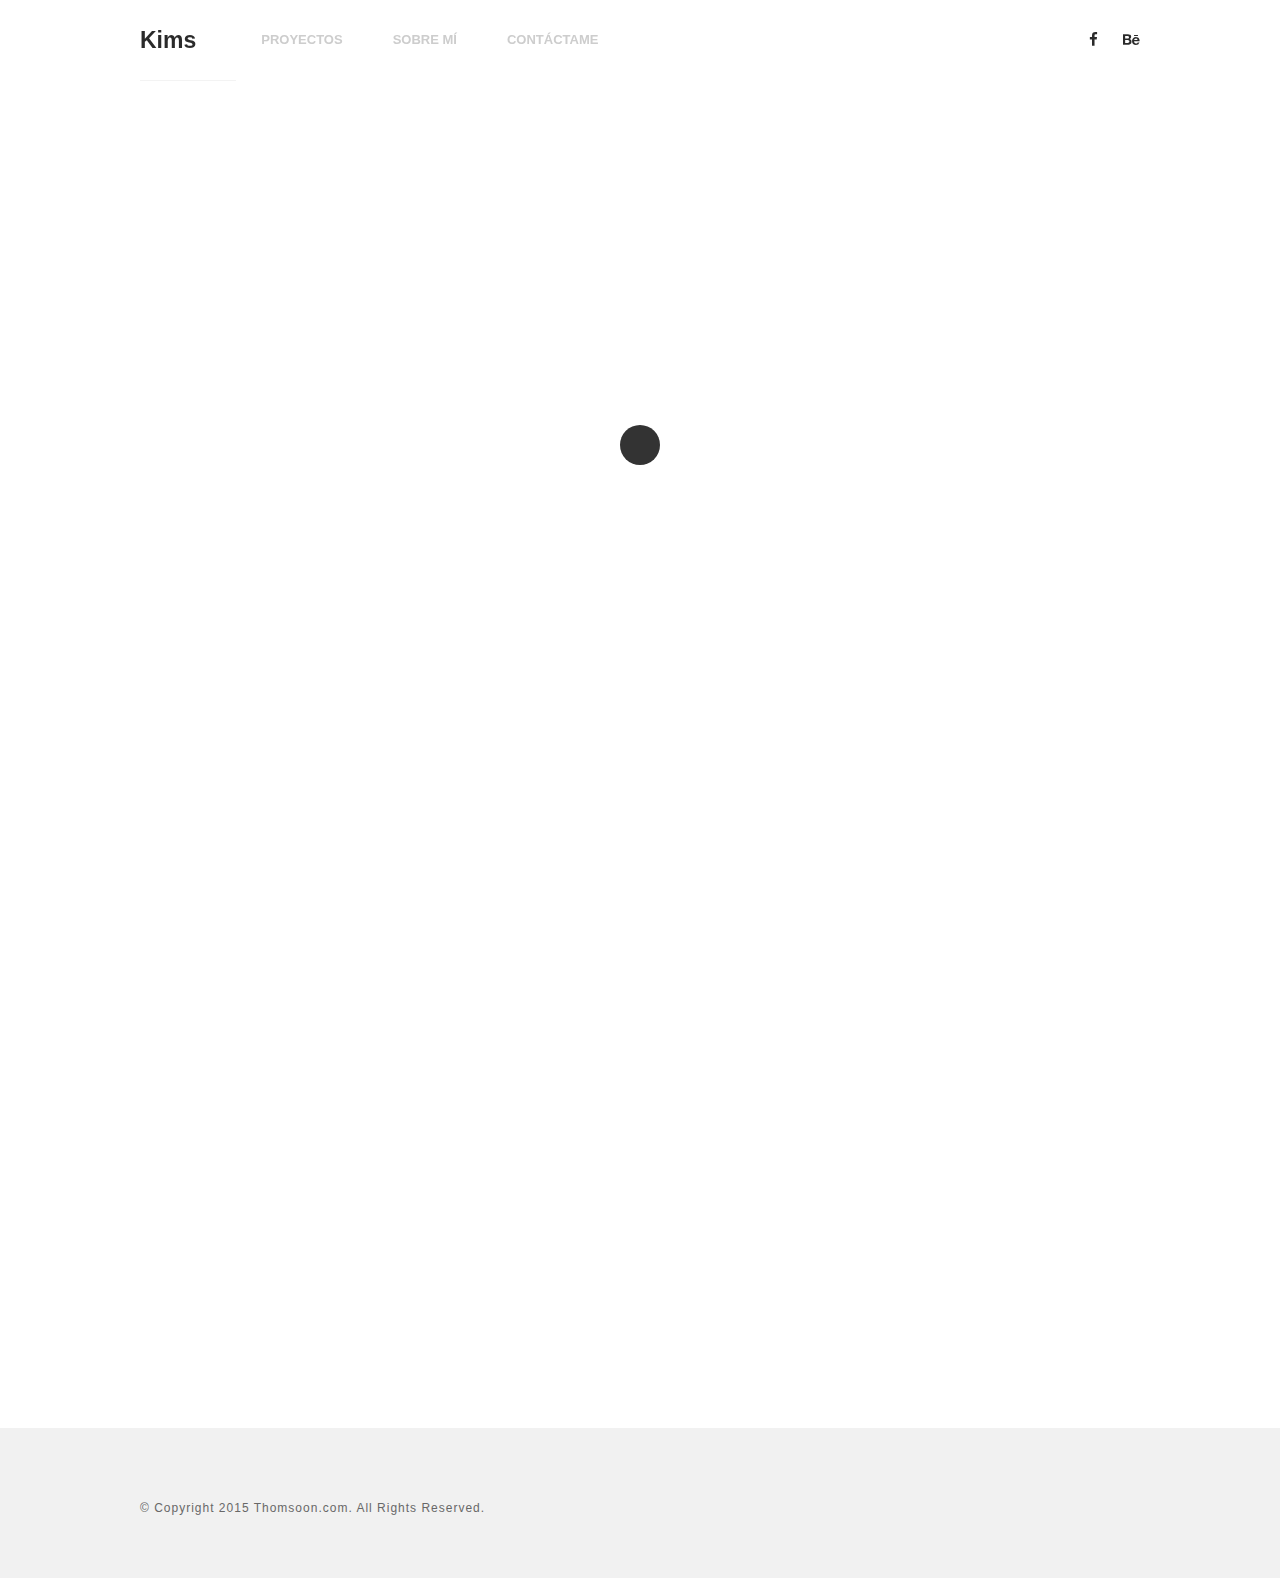
<file: index-fixed.html>
<!doctype html>

<html lang="en">
<head>

  <meta charset="utf-8">
  <title>Kimberly</title>
  <meta name="description" content="THOMSOON with fixed sidebar - Portfolio with grid HTML5 and CSS3 modern simplicity style template. Check my portfolio. Download free now with file Photoshop! ">
  <meta name="keywords" content="thomsoon, simplicity, theme, html5, fixed sidebar">
  <meta name="viewport" content="width=device-width, initial-scale=1.0"/>
  <meta name="author" content="thomsoon.com">
  <link rel="icon" type="image/png" href="img/icon.png" />

<!--Style-->

  <link rel="stylesheet" href="css/reset.css">
  <link rel="stylesheet" href="css/style.css">
  <link rel="stylesheet" href="css/style-responsive.css">
    
  <link rel="stylesheet" href="http://maxcdn.bootstrapcdn.com/font-awesome/4.3.0/css/font-awesome.min.css">
  
  <!--[if lt IE 9]>
  <script src="http://html5shiv.googlecode.com/svn/trunk/html5.js"></script>
  <![endif]-->
  
</head>

<body>

<!--Preloader-->

<div class="preloader" id="preloader">
    <div class="item">
      <div class="spinner">
      </div>
    </div>
</div>


<!--Header-->
<header class="boxed" id="header-white">

  <div class="header-margin">
  
    <div class="logo"><a class="ajax-link" href="index.html">Kims</a></div>
    <ul class="header-nav">
      <li><a class="ajax-link" href="projects.html">Proyectos</a>
        <ul>
          <li><a class="ajax-link" href="projects.html">Proyectos</a></li> 
          <li><a class="ajax-link" href="single.html">Single project</a></li> 
          <li><a class="ajax-link" href="single-full.html">Single project fullscreen</a></li> 
                   
        </ul>
      
      </li>
      
      <li><a class="ajax-link" href="about-me.html">Sobre mí</a></li>
      <li><a class="ajax-link" href="contact.html">Contáctame</a></li>
    </ul>
    
    <ul class="social-icon">
      <div class="social-index">
      <li><a href="https://www.facebook.com/thomsooncom"><i class="fa fa-facebook"></i></a></li>
      <li><a href="https://www.behance.net/TomaszMazurczak"><i class="fa fa-behance"></i></a></li>
      </div>
    </ul>
    
  </div>

</header>

<div class="clear"></div>

<!--Content-->

<div class="content" id="ajax-content">


      <div class="text-intro" id="site-type">

        <h1>Hola soy Kimberly y soy Front-end developer</h1>
        <h1 class="typewrite"><span>Autoaprendizaje</span></h1>
        <p>Please check my portfolio. All project is clean and simplicity modern style. You can buy this template.</p>

      </div>


<!--Portfolio grid-->

<ul class="portfolio-grid" id="portfolio-sidebar">

  
  <li class="grid-item" data-jkit="[show:delay=3000;speed=500;animation=fade]">
    <img src="img/portfolio/1.jpg">
      <a class="ajax-link" href="single.html">  
        <div class="grid-hover">
          <h1>Single</h1>
          <p>Branding</p>
        </div>
      </a>  
  </li>

  <li class="grid-item" data-jkit="[show:delay=3000;speed=500;animation=fade]">
    <img src="img/portfolio/5.jpg">
      <a class="ajax-link" href="single.html">  
        <div class="grid-hover">
          <h1>Single</h1>
          <p>Branding</p>
        </div>
      </a>      
  </li>    
  
  <li class="grid-item" data-jkit="[show:delay=3000;speed=500;animation=fade]">
    <img src="img/portfolio/2.jpg">
      <a class="ajax-link" href="single.html">  
        <div class="grid-hover">
          <h1>Single</h1>
          <p>Branding</p>
        </div>
      </a>      
  </li>  
  
  <li class="grid-item" data-jkit="[show:delay=3000;speed=500;animation=fade]">
    <img src="img/portfolio/3.jpg">
      <a class="ajax-link" href="single.html">  
        <div class="grid-hover">
          <h1>Single</h1>
          <p>Branding</p>
        </div>
      </a>      
  </li>    

  <li class="grid-item" data-jkit="[show:delay=3000;speed=500;animation=fade]">
    <img src="img/portfolio/4.jpg">
      <a class="ajax-link" href="single.html">  
        <div class="grid-hover">
          <h1>Single</h1>
          <p>Branding</p>
        </div>
      </a>      
  </li>    

  <li class="grid-item" data-jkit="[show:delay=3000;speed=500;animation=fade]">
    <img src="img/portfolio/6.jpg">
      <a class="ajax-link" href="single.html">  
        <div class="grid-hover">
          <h1>Single</h1>
          <p>Branding</p>
        </div>
      </a>      
  </li>  

</ul>

</div>


<!--Home Sidebar-->

<div id="ajax-sidebar">

  <div class="home-sidebar"style="background-image:url('img/home-sidebar.jpg'); position:fixed;" id="hero">

    <div class="parallax-option" data-jkit="[parallax:strength=0.8;axis=both]">

      <div class="parallax parallax1"><img src="img/business-card-2.png"></div>
    
    </div>

    <div class="parallax-option" data-jkit="[parallax:strength=0.3;axis=both]">

      <div class="parallax parallax1"><img src="img/business-card.png"></div>
    
    </div>

  </div>
  
</div>


<!--Footer-->

<footer id="footer-box">

  <div class="footer-margin">
   
  <div class="copyright" id="footer-left">© Copyright 2015 Thomsoon.com. All Rights Reserved.</div>
  
  </div>


</footer>


<!--Scripts-->

  <script src="js/jquery.min.js"></script>
	<script src="js/jquery.easing.min.js"></script>
	<script src="js/modernizr.custom.42534.js" type="text/javascript"></script>
  <script src="js/jquery.waitforimages.js" type="text/javascript"></script>
  <script src="js/typed.js" type="text/javascript"></script>
  <script src="js/masonry.pkgd.min.js" type="text/javascript"></script>  
  <script src="js/imagesloaded.pkgd.min.js" type="text/javascript"></script>    
  <script src="js/jquery.jkit.1.2.16.min.js"></script>
  
  
    
  <script src="js/script.js" type="text/javascript"></script>


</body>
</html>
</file>
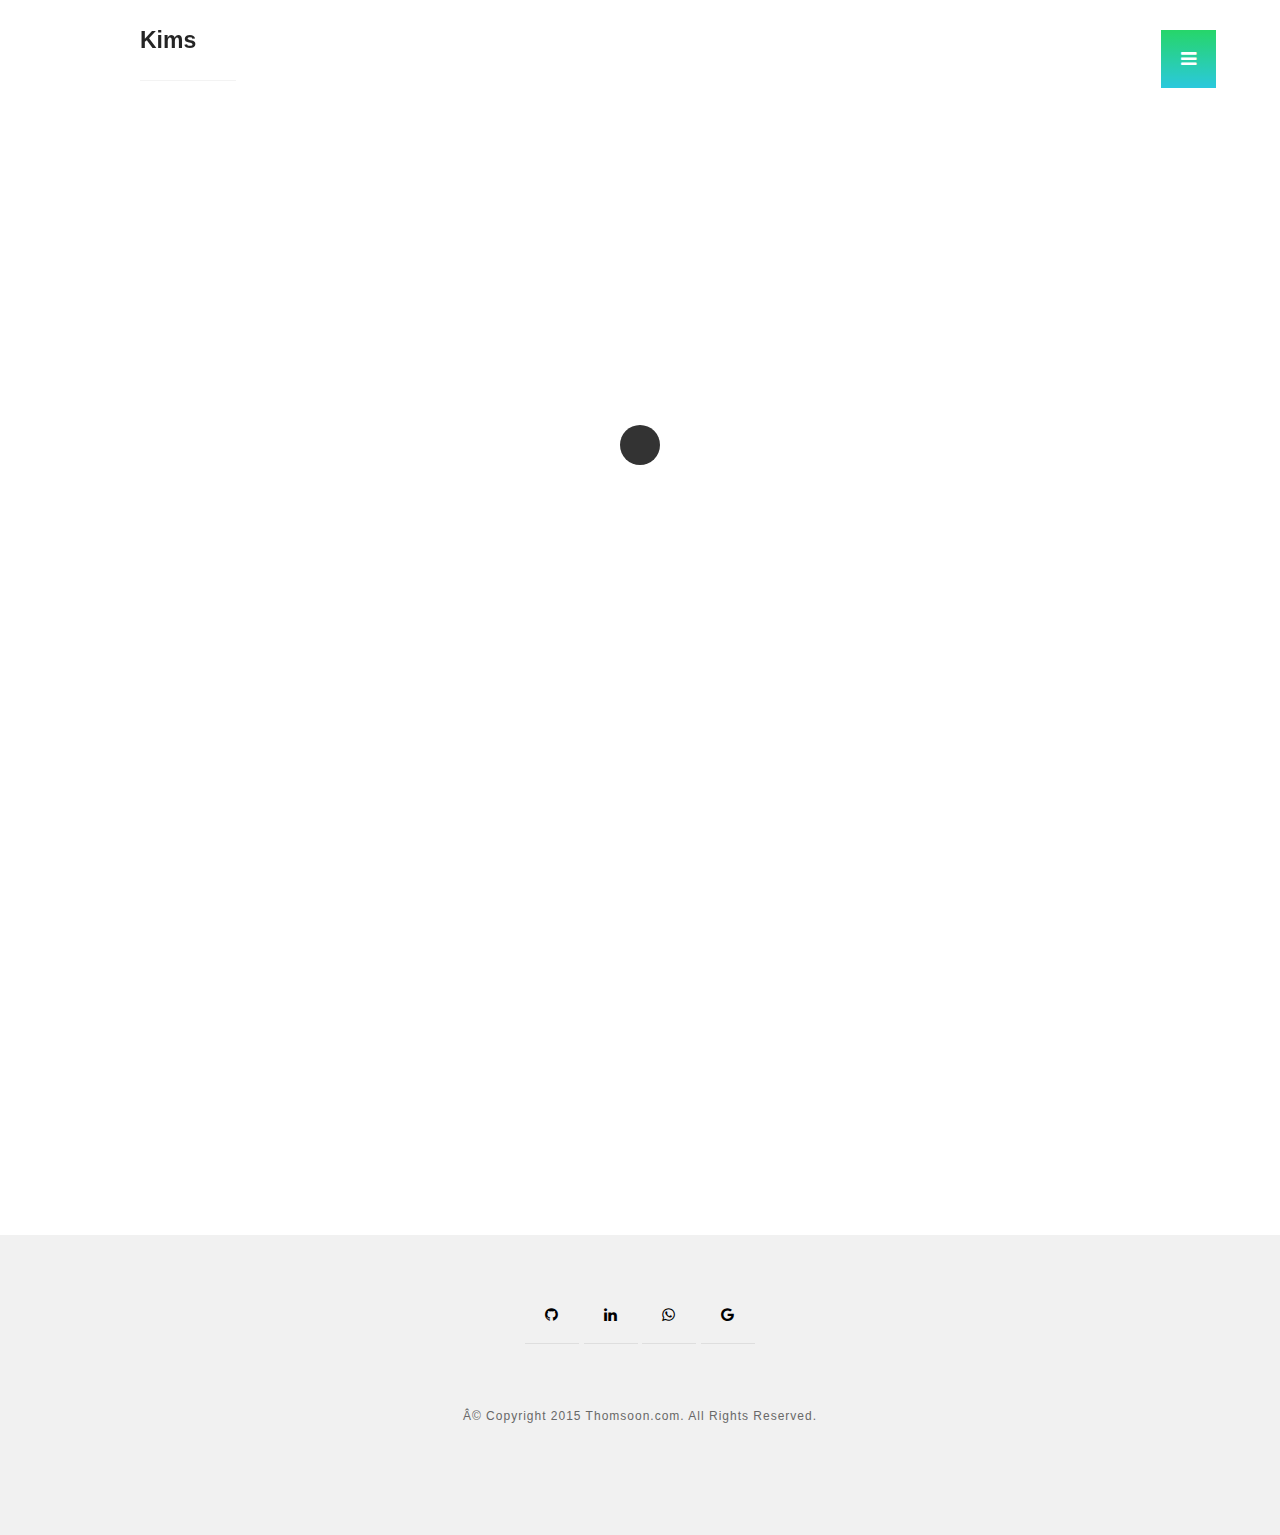
<file: index-no-sidebar.html>
<!doctype html>

<html lang="en">
<head>

  <meta charset="utf-8">
  <title>Kimberly</title>
  <meta name="description" content="THOMSOON with no sidebar - Portfolio with grid HTML5 and CSS3 modern simplicity style template. Check my portfolio. Download free now with file Photoshop! ">
  <meta name="keywords" content="clean, simplicity, theme, html5, sidebar, masonry">
  <meta name="viewport" content="width=device-width, initial-scale=1.0"/>
  <meta name="author" content="thomsoon.com">
  <link rel="icon" type="image/png" href="img/icon.png" />

<!--Style-->

  <link rel="stylesheet" href="css/reset.css">
  <link rel="stylesheet" href="css/style.css">
  <link rel="stylesheet" href="css/style-responsive.css">
  <link rel="stylesheet" href="http://maxcdn.bootstrapcdn.com/font-awesome/4.3.0/css/font-awesome.min.css">
  
  <!--[if lt IE 9]>
  <script src="http://html5shiv.googlecode.com/svn/trunk/html5.js"></script>
  <![endif]-->
  
</head>

<body>

<!--Preloader-->

<div class="preloader" id="preloader">
    <div class="item">
      <div class="spinner">
      </div>
    </div>
</div>

<div class="opacity-nav">

    <ul class="menu-fullscreen">
      <li><a href="index.html">Inicio</a></li>
      <li><a href="projects.html">Proyectos</a></li>
      <li><a href="about-us.html">Sobre mí</a></li>
      <li><a href="contact.html">Contáctame</a></li>
    </ul>

</div>


  <!--Header-->
  <header id="fullscreen">
    
      <div class="logo" id="full"><a class="ajax-link" href="index.html">Kims</a></div>
      
        <div class="menu-index" id="button">
        <i class="fa fa-bars"></i>
        </div>

  </header>

  <div class="clear"></div>

  <!--Content-->

  <div class="content" id="ajax-content">


        <div class="text-intro" id="site-type">

          <h1>Hola soy Kimberly y soy Front-end developer</h1>
          <h1 class="typewrite"><span>Autoaprendizaje</span></h1>
          <p>Please check my portfolio. All project is clean and simplicity modern style. You can buy this template.</p>

        </div>


  <!--Portfolio grid-->

  <ul class="portfolio-grid">

    
    <li class="grid-item" data-jkit="[show:delay=3000;speed=500;animation=fade]">
      <img src="img/portfolio/1.jpg">
        <a class="ajax-link" href="single.html">  
          <div class="grid-hover">
            <h1>DILEMMA</h1>
            <p>Branding</p>
          </div>
        </a>  
    </li>

    <li class="grid-item" data-jkit="[show:delay=3000;speed=500;animation=fade]">
      <img src="img/portfolio/5.jpg">
        <a class="ajax-link" href="single.html">  
          <div class="grid-hover">
            <h1></h1>
            <p>Branding</p>
          </div>
        </a>      
    </li>    
    
    <li class="grid-item" data-jkit="[show:delay=3000;speed=500;animation=fade]">
      <img src="img/portfolio/2.jpg">
        <a class="ajax-link" href="single.html">  
          <div class="grid-hover">
            <h1>Single</h1>
            <p>Branding</p>
          </div>
        </a>      
    </li>  
    
    <li class="grid-item" data-jkit="[show:delay=3000;speed=500;animation=fade]">
      <img src="img/portfolio/3.jpg">
        <a class="ajax-link" href="single.html">  
          <div class="grid-hover">
            <h1>Single</h1>
            <p>Branding</p>
          </div>
        </a>      
    </li>    

    <li class="grid-item" data-jkit="[show:delay=3000;speed=500;animation=fade]">
      <img src="img/portfolio/4.jpg">
        <a class="ajax-link" href="single.html">  
          <div class="grid-hover">
            <h1>Single</h1>
            <p>Branding</p>
          </div>
        </a>      
    </li>    

    <li class="grid-item" data-jkit="[show:delay=3000;speed=500;animation=fade]">
      <img src="img/portfolio/6.jpg">
        <a class="ajax-link" href="single.html">  
          <div class="grid-hover">
            <h1>Single</h1>
            <p>Branding</p>
          </div>
        </a>      
    </li>  

  </ul>

  </div>

  <div id="ajax-sidebar"></div>

  <!--Footer-->

  <footer>

    <div class="footer-margin">
      <div class="social-footer">
          <a href="https://github.com/kimberlyrora"><i class="fa fa-github"></i></a>
          <a href="https://www.behance.net/TomaszMazurczak"><i class="fa fa-linkedin"></i></a>
          <a href="https://www.behance.net/TomaszMazurczak"><i class="fa fa-whatsapp"></i></a>
          <a href="https://www.behance.net/TomaszMazurczak"><i class="fa fa-google"></i></a>
      
      </div>     
      <div class="copyright">Â© Copyright 2015 Thomsoon.com. All Rights Reserved.</div>
      

    
    </div>


  </footer>



<!--Scripts-->

  <script src="js/jquery.min.js"></script>
	<script src="js/jquery.easing.min.js"></script>
	<script src="js/modernizr.custom.42534.js" type="text/javascript"></script>
  <script src="js/jquery.waitforimages.js" type="text/javascript"></script>
  <script src="js/typed.js" type="text/javascript"></script>
  <script src="js/masonry.pkgd.min.js" type="text/javascript"></script>  
  <script src="js/imagesloaded.pkgd.min.js" type="text/javascript"></script>    
  <script src="js/jquery.jkit.1.2.16.min.js"></script>
 
  <script src="js/script.js" type="text/javascript"></script>
  
	<script>
    $('#button').on('click', function() {
      $( ".opacity-nav" ).fadeToggle( "slow", "linear" );
    // Animation complete.
    });
  </script>


</body>
</html>
</file>
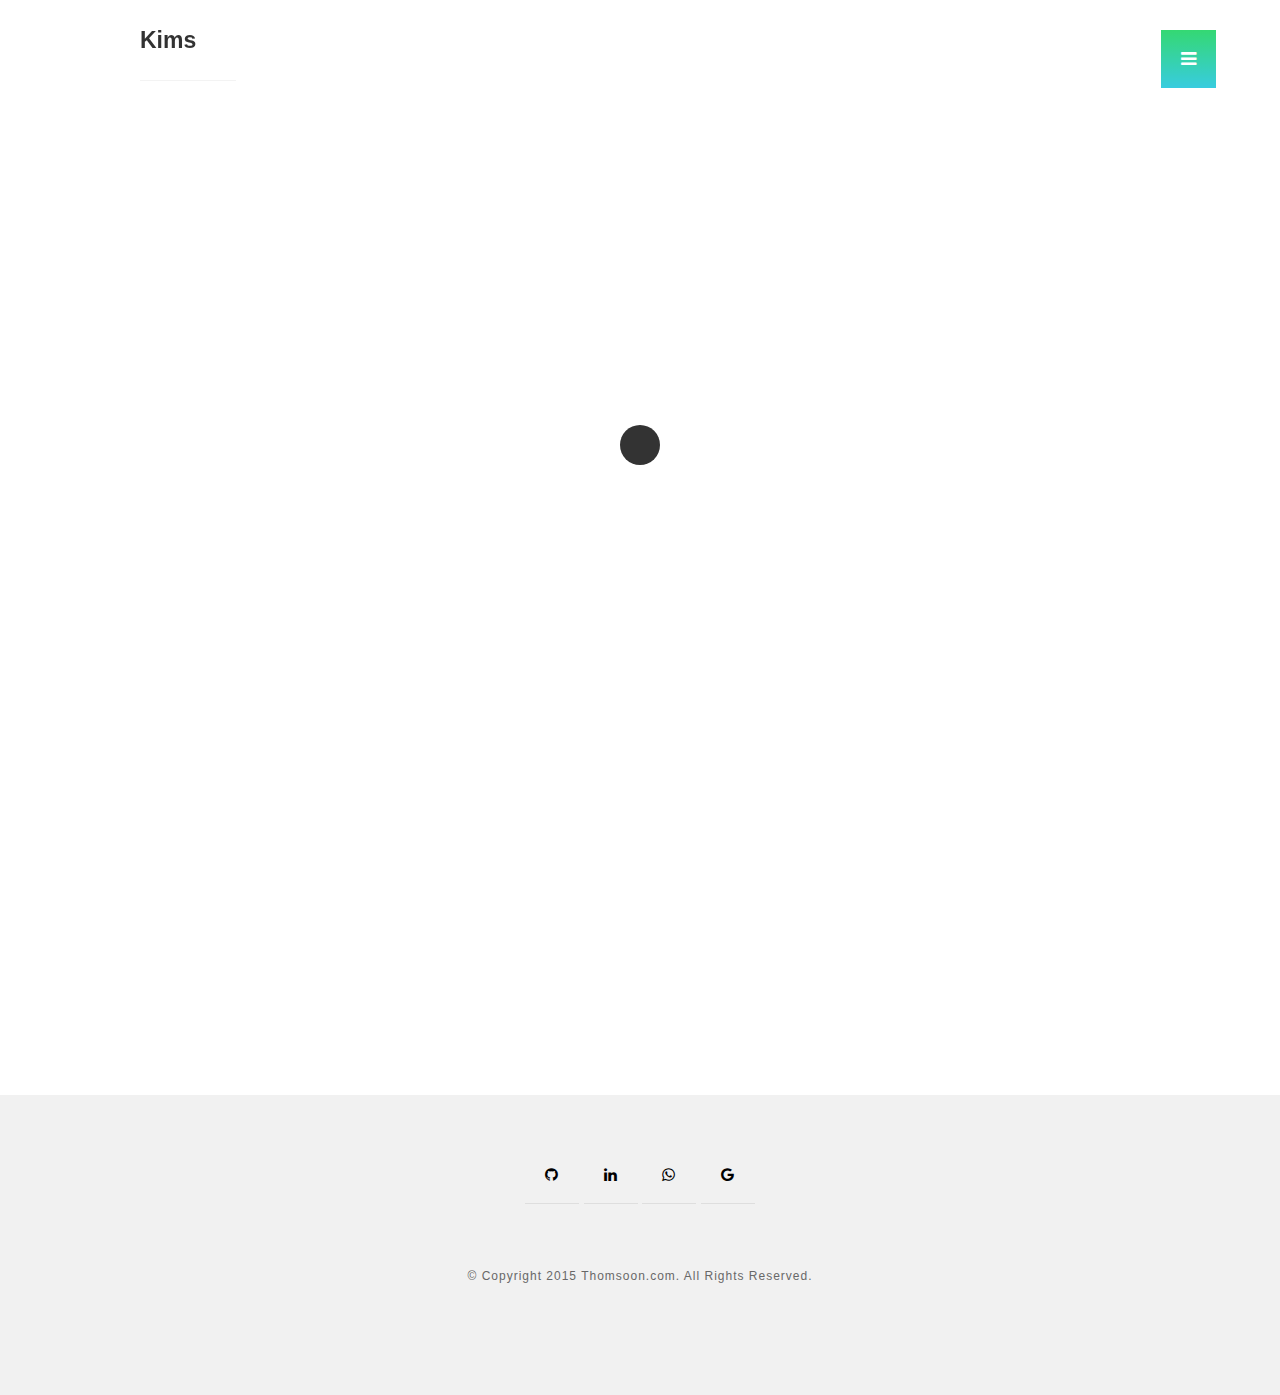
<file: projects.html>
<!doctype html>

<html lang="en">
<head>

  <meta charset="utf-8">
  <title>Kimberly</title>
  <meta name="description" content="THOMSOON - Portfolio Masonry boxed layout. Clean and minimalist portfolio and photography.">
  <meta name="keywords" content="thomsoon, simplicity, theme, html5, download, masonry, showroom, creative ">
  <meta name="viewport" content="width=device-width, initial-scale=1.0"/>
  <meta name="author" content="thomsoon.com">
  <link rel="icon" type="image/png" href="img/icon.png" />

<!--Style-->

  <link rel="stylesheet" href="css/reset.css">
  <link rel="stylesheet" href="css/style.css">
  <link rel="stylesheet" href="css/style-responsive.css">  
  
  <link rel="stylesheet" href="http://maxcdn.bootstrapcdn.com/font-awesome/4.3.0/css/font-awesome.min.css">
  
  <!--[if lt IE 9]>
  <script src="http://html5shiv.googlecode.com/svn/trunk/html5.js"></script>
  <![endif]-->
  
</head>

<body>

<!--Preloader-->

<div class="preloader" id="preloader">
    <div class="item">
      <div class="spinner">
      </div>
    </div>
</div>

<div class="opacity-nav">

        <div class="menu-index" id="buttons" style="z-index:999999">
        <i class="fa  fa-close"></i>
        </div>

    <ul class="menu-fullscreen">
      <li><a class="ajax-link" href="index.html">Inicio</a></li>
      <li><a class="ajax-link" href="projects.html">Proyectos</a></li>
      <li><a class="ajax-link" href="about-us.html">Sobre mí</a></li>
      <li><a class="ajax-link" href="contact.html">Contáctame</a></li>
    </ul>

</div>


  <!--Header-->
  <header id="fullscreen">
    
      <div class="logo" id="full"><a class="ajax-link" href="index.html">Kims</a></div>
      
        <div class="menu-index" id="button">
        <i class="fa fa-bars"></i>
        </div>
        
  </header>

  <div class="clear"></div>

  <!--Content-->

  <div class="content" id="ajax-content">


        <div class="text-intro">

          <h1>Projects</h1>
          <p>Please check my portfolio. All project is clean and simplicity modern style. You can buy this template.</p>

        </div>


  <!--Portfolio grid-->

  <ul class="portfolio-grid">

    
    <li class="grid-item" data-jkit="[show:delay=3000;speed=500;animation=fade]">
      <img src="img/portfolio/1.jpg">
        <a class="ajax-link" href="single.html">  
          <div class="grid-hover">
            <h1>Single</h1>
            <p>Branding</p>
          </div>
        </a>  
    </li>

    <li class="grid-item" data-jkit="[show:delay=3000;speed=500;animation=fade]">
      <img src="img/portfolio/5.jpg">
        <a class="ajax-link" href="single-fullscreen.html">  
          <div class="grid-hover">
            <h1>Single</h1>
            <p>Branding</p>
          </div>
        </a>      
    </li>    
    
    <li class="grid-item" data-jkit="[show:delay=3000;speed=500;animation=fade]">
      <img src="img/portfolio/2.jpg">
        <a class="ajax-link" href="#">  
          <div class="grid-hover">
            <h1>Single</h1>
            <p>Branding</p>
          </div>
        </a>      
    </li>  
    
    <li class="grid-item" data-jkit="[show:delay=3000;speed=500;animation=fade]">
      <img src="img/portfolio/3.jpg">
        <a class="ajax-link" href="#">  
          <div class="grid-hover">
            <h1>Single</h1>
            <p>Branding</p>
          </div>
        </a>      
    </li>    

    <li class="grid-item" data-jkit="[show:delay=3000;speed=500;animation=fade]">
      <img src="img/portfolio/4.jpg">
        <a class="ajax-link" href="#">  
          <div class="grid-hover">
            <h1>Single</h1>
            <p>Branding</p>
          </div>
        </a>      
    </li>    

    <li class="grid-item" data-jkit="[show:delay=3000;speed=500;animation=fade]">
      <img src="img/portfolio/6.jpg">
        <a class="ajax-link" href="#">  
          <div class="grid-hover">
            <h1>Single</h1>
            <p>Branding</p>
          </div>
        </a>      
    </li>  

  </ul>

  </div>



  <!--Home Sidebar-->

<div id="ajax-sidebar"></div>


  <!--Footer-->

  <footer>

    <div class="footer-margin">
      <div class="social-footer">
          <a href="https://github.com/kimberlyrora"><i class="fa fa-github"></i></a>
          <a href="https://www.behance.net/TomaszMazurczak"><i class="fa fa-linkedin"></i></a>
          <a href="https://www.behance.net/TomaszMazurczak"><i class="fa fa-whatsapp"></i></a>
          <a href="https://www.behance.net/TomaszMazurczak"><i class="fa fa-google"></i></a>
      
      </div>     
      <div class="copyright">© Copyright 2015 Thomsoon.com. All Rights Reserved.</div>
      

    
    </div>


  </footer>



<!--Scripts-->

  <script src="js/jquery.min.js"></script>
	<script src="js/jquery.easing.min.js"></script>
	<script src="js/modernizr.custom.42534.js" type="text/javascript"></script>
  <script src="js/jquery.waitforimages.js" type="text/javascript"></script>
  <script src="js/typed.js" type="text/javascript"></script>
  <script src="js/masonry.pkgd.min.js" type="text/javascript"></script>  
  <script src="js/imagesloaded.pkgd.min.js" type="text/javascript"></script>    
  <script src="js/jquery.jkit.1.2.16.min.js"></script>
 
  <script src="js/script.js" type="text/javascript"></script>
  
	<script>
    $('#button, #buttons').on('click', function() {
      $( ".opacity-nav" ).fadeToggle( "slow", "linear" );
    // Animation complete.
    });
  </script>


</body>
</html>
</file>
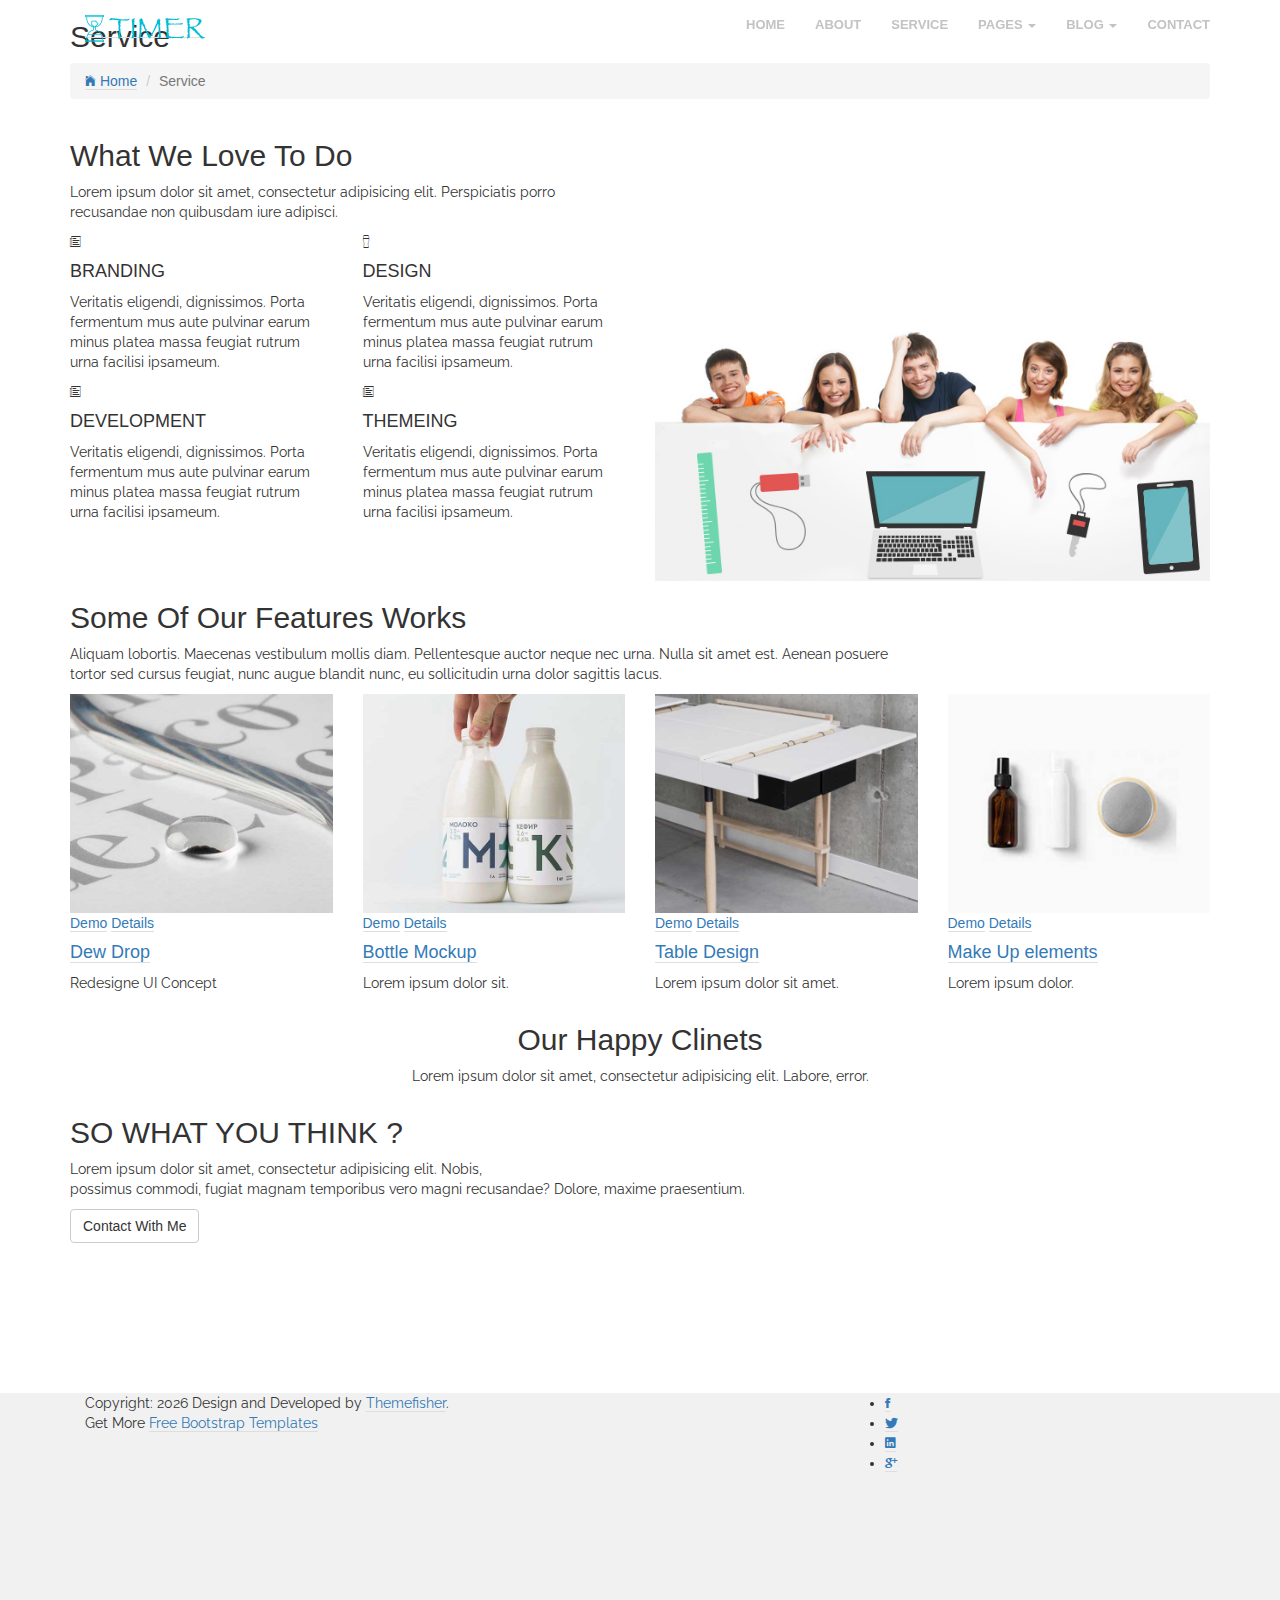
<file: service.html>
<!DOCTYPE html>
<html class="no-js">
    <head>
        <!-- Basic Page Needs
        ================================================== -->
        <meta charset="utf-8">
        <meta http-equiv="Content-Type" content="text/html; charset=utf-8">
        <link rel="icon" href="favicon.ico">
        <title>Timer Agency Template</title>
        <meta name="description" content="">
        <meta name="keywords" content="">
        <meta name="author" content="">
        <!-- Mobile Specific Metas
        ================================================== -->
        <meta name="format-detection" content="telephone=no">
        <meta name="viewport" content="width=device-width, initial-scale=1">

        
        <!-- Template CSS Files
        ================================================== -->
        <!-- Twitter Bootstrs CSS -->
        <link rel="stylesheet" href="plugins/bootstrap/bootstrap.min.css">
        <!-- Ionicons Fonts Css -->
        <link rel="stylesheet" href="plugins/ionicons/ionicons.min.css">
        <!-- animate css -->
        <link rel="stylesheet" href="plugins/animate-css/animate.css">
        <!-- Hero area slider css-->
        <link rel="stylesheet" href="plugins/slider/slider.css">
        <!-- owl craousel css -->
        <link rel="stylesheet" href="plugins/owl-carousel/owl.carousel.css">
        <link rel="stylesheet" href="plugins/owl-carousel/owl.theme.css">
        <!-- Fancybox -->
        <link rel="stylesheet" href="plugins/facncybox/jquery.fancybox.css">
        <!-- template main css file -->
        <link rel="stylesheet" href="css/style.css">
    </head>
    <body>


        <!--
        ==================================================
        Header Section Start
        ================================================== -->
        <header id="top-bar" class="navbar-fixed-top animated-header">
            <div class="container">
                <div class="navbar-header">
                    <!-- responsive nav button -->
                    <button type="button" class="navbar-toggle" data-toggle="collapse" data-target=".navbar-collapse">
                    <span class="sr-only">Toggle navigation</span>
                    <span class="icon-bar"></span>
                    <span class="icon-bar"></span>
                    <span class="icon-bar"></span>
                    </button>
                    <!-- /responsive nav button -->
                    
                    <!-- logo -->
                    <div class="navbar-brand">
                        <a href="index.html" >
                            <img src="images/logo.png" alt="">
                        </a>
                    </div>
                    <!-- /logo -->
                </div>
                <!-- main menu -->
                <nav class="collapse navbar-collapse navbar-right" role="navigation">
                    <div class="main-menu">
                        <ul class="nav navbar-nav navbar-right">
                            <li>
                                <a href="index.html" >Home</a>
                            </li>
                            <li><a href="about.html">About</a></li>
                            <li><a href="service.html">Service</a></li>
                            <li class="dropdown">
                                <a href="#" class="dropdown-toggle" data-toggle="dropdown">Pages <span class="caret"></span></a>
                                <div class="dropdown-menu">
                                    <ul>
                                        <li><a href="404.html">404 Page</a></li>
                                        <li><a href="gallery.html">Gallery</a></li>
                                    </ul>
                                </div>
                            </li>
                            <li class="dropdown">
                                <a href="#" class="dropdown-toggle" data-toggle="dropdown">Blog <span class="caret"></span></a>
                                <div class="dropdown-menu">
                                    <ul>
                                        <li><a href="blog-fullwidth.html">Blog Full</a></li>
                                        <li><a href="blog-left-sidebar.html">Blog Left sidebar</a></li>
                                        <li><a href="blog-right-sidebar.html">Blog Right sidebar</a></li>
                                    </ul>
                                </div>
                            </li>
                            <li><a href="contact.html">Contact</a></li>
                        </ul>
                    </div>
                </nav>
                <!-- /main nav -->
            </div>
        </header>
        

        <!-- 
        ================================================== 
            Global Page Section Start
        ================================================== -->
        <section class="global-page-header">
            <div class="container">
                <div class="row">
                    <div class="col-md-12">
                        <div class="block">
                            <h2>Service</h2>
                            <ol class="breadcrumb">
                                <li>
                                    <a href="index.html">
                                        <i class="ion-ios-home"></i>
                                        Home
                                    </a>
                                </li>
                                <li class="active">Service</li>
                            </ol>
                        </div>
                    </div>
                </div>
            </div>
        </section>


<!-- 
================================================== 
    Service Page Section  Start
================================================== -->
<section id="service-page" class="pages service-page">
    <div class="container">
        <div class="row">
            <div class="col-md-6">
                <div class="block">
                    <h2 class="subtitle wow fadeInUp animated" data-wow-delay=".3s" data-wow-duration="500ms">What We Love To Do</h2>
                    <p class="subtitle-des wow fadeInUp animated" data-wow-delay=".5s" data-wow-duration="500ms">Lorem ipsum dolor sit amet, consectetur adipisicing elit. Perspiciatis porro recusandae non quibusdam iure adipisci.</p>
                    <div class="row service-parts">
                        <div class="col-md-6">
                            <div class="block wow fadeInUp animated" data-wow-duration="400ms" data-wow-delay="600ms">
                                <i class="ion-ios-paper-outline"></i>
                                <h4>BRANDING</h4>
                                <p>Veritatis eligendi, dignissimos. Porta fermentum mus aute pulvinar earum minus platea massa feugiat rutrum urna facilisi ipsameum.</p>
                            </div>
                        </div>
                        <div class="col-md-6">
                            <div class="block wow fadeInUp animated" data-wow-duration="400ms" data-wow-delay="800ms">
                                <i class="ion-ios-pint-outline"></i>
                                <h4>DESIGN</h4>
                                <p>Veritatis eligendi, dignissimos. Porta fermentum mus aute pulvinar earum minus platea massa feugiat rutrum urna facilisi ipsameum.</p>
                            </div>
                        </div>
                        <div class="col-md-6">
                            <div class="block wow fadeInUp animated" data-wow-duration="400ms" data-wow-delay="1s">
                                <i class="ion-ios-paper-outline"></i>
                                <h4>DEVELOPMENT</h4>
                                <p>Veritatis eligendi, dignissimos. Porta fermentum mus aute pulvinar earum minus platea massa feugiat rutrum urna facilisi ipsameum.</p>
                            </div>
                        </div>
                        <div class="col-md-6">
                            <div class="block wow fadeInUp animated" data-wow-duration="400ms" data-wow-delay="1.1s">
                                <i class="ion-ios-paper-outline"></i>
                                <h4>THEMEING</h4>
                                <p>Veritatis eligendi, dignissimos. Porta fermentum mus aute pulvinar earum minus platea massa feugiat rutrum urna facilisi ipsameum.</p>
                            </div>
                        </div>
                    </div>
                </div>
            </div>
            <div class="col-md-6">
                <div class="block">
                    <img class="img-responsive" src="images/team.jpg" alt="">
                </div>
            </div>
        </div>
    </div>
</section>


<!-- 
================================================== 
    Works Section Start
================================================== -->
<section class="works service-page">
    <div class="container">
        <h2 class="subtitle wow fadeInUp animated" data-wow-delay=".3s" data-wow-duration="500ms">Some Of Our Features Works</h2>
            <p class="subtitle-des wow fadeInUp animated" data-wow-delay=".5s" data-wow-duration="500ms">
                Aliquam lobortis. Maecenas vestibulum mollis diam. Pellentesque auctor neque nec urna. Nulla sit amet est. Aenean posuere <br> tortor sed cursus feugiat, nunc augue blandit nunc, eu sollicitudin urna dolor sagittis lacus.
            </p>
        <div class="row">
            <div class="col-sm-3">
                 <figure class="wow fadeInLeft animated portfolio-item" data-wow-duration="500ms" data-wow-delay="0ms">
                    <div class="img-wrapper">
                        <img src="images/portfolio/item-1.jpg" class="img-responsive" alt="this is a title" >
                        <div class="overlay">
                            <div class="buttons">
                                <a rel="gallery" class="fancybox" href="images/portfolio/item-1.jpg">Demo</a>        
                                <a target="_blank" href="">Details</a>
                            </div>
                        </div>
                    </div>
                    <figcaption>
                        <h4>
                            <a href="#">
                                Dew Drop        
                            </a>
                        </h4>
                        <p>
                            Redesigne UI Concept
                        </p>
                    </figcaption>
                </figure>
            </div>

            <div class="col-sm-3">
                <figure class="wow fadeInLeft animated" data-wow-duration="500ms" data-wow-delay="300ms">
                    <div class="img-wrapper">
                        <img src="images/portfolio/item-2.jpg" class="img-responsive" alt="this is a title" >
                        <div class="overlay">
                            <div class="buttons">
                                <a rel="gallery" class="fancybox" href="images/portfolio/item-2.jpg">Demo</a>        
                                <a target="_blank" href="">Details</a>
                            </div>
                        </div>
                    </div>
                    <figcaption>
                        <h4>
                            <a href="#">
                                Bottle Mockup        
                            </a>
                        </h4>
                        <p>
                            Lorem ipsum dolor sit.
                        </p>
                    </figcaption>
                </figure>
            </div>

            <div class="col-sm-3">
                <figure class="wow fadeInLeft animated" data-wow-duration="500ms" data-wow-delay="300ms">
                    <div class="img-wrapper">
                        <img src="images/portfolio/item-3.jpg" class="img-responsive" alt="" >
                        <div class="overlay">
                            <div class="buttons">
                                <a rel="gallery" class="fancybox" href="images/portfolio/item-3.jpg">Demo</a>        
                                <a target="_blank" href="">Details</a>
                            </div>
                        </div>
                    </div>
                    <figcaption>
                        <h4>
                            <a href="#">
                                Table Design        
                            </a>
                        </h4>
                        <p>
                            Lorem ipsum dolor sit amet.
                        </p>
                    </figcaption>
                </figure>
            </div>

            <div class="col-sm-3">
                <figure class="wow fadeInLeft animated" data-wow-duration="500ms" data-wow-delay="600ms">
                    <div class="img-wrapper">
                        <img src="images/portfolio/item-4.jpg" class="img-responsive" alt="" >
                        <div class="overlay">
                            <div class="buttons">
                                <a rel="gallery" class="fancybox" href="images/portfolio/item-4.jpg">Demo</a>        
                                <a target="_blank" href="">Details</a>
                            </div>
                        </div>
                    </div>
                    <figcaption>
                        <h4>
                            <a href="#">
                                Make Up elements        
                            </a>
                        </h4>
                        <p>
                            Lorem ipsum dolor.
                        </p>
                    </figcaption>
                </figure>
            </div>
        </div>
    </div>
</section>

        <!-- 
        ================================================== 
            Clients Section Start
        ================================================== -->
        <section id="clients">
            <div class="container">
                <div class="row">
                    <div class="col-md-12">
                        <h2 class="subtitle text-center wow fadeInUp animated" data-wow-duration="500ms" data-wow-delay=".3s">Our Happy Clinets</h2>
                        <p class="subtitle-des text-center wow fadeInUp animated" data-wow-duration="500ms" data-wow-delay=".5s">Lorem ipsum dolor sit amet, consectetur adipisicing elit. Labore, error.</p>
                        <div id="clients-logo" class="owl-carousel">
                            <div>
                                <img src="images/clients/logo-1.jpg" alt="">
                            </div>
                            <div>
                                <img src="images/clients/logo-2.jpg" alt="">
                            </div>
                            <div>
                                <img src="images/clients/logo-3.jpg" alt="">
                            </div>
                            <div>
                                <img src="images/clients/logo-4.jpg" alt="">
                            </div>
                            <div>
                                <img src="images/clients/logo-5.jpg" alt="">
                            </div>
                             <div>
                                <img src="images/clients/logo-1.jpg" alt="">
                            </div>
                            <div>
                                <img src="images/clients/logo-2.jpg" alt="">
                            </div>
                            <div>
                                <img src="images/clients/logo-3.jpg" alt="">
                            </div>
                            <div>
                                <img src="images/clients/logo-4.jpg" alt="">
                            </div>
                            <div>
                                <img src="images/clients/logo-5.jpg" alt="">
                            </div>
                        </div>
                    </div>
                </div>
            </div>
        </section>





            <!--
            ==================================================
            Call To Action Section Start
            ================================================== -->
            <section id="call-to-action">
                <div class="container">
                    <div class="row">
                        <div class="col-md-12">
                            <div class="block">
                                <h2 class="title wow fadeInDown" data-wow-delay=".3s" data-wow-duration="500ms">SO WHAT YOU THINK ?</h1>
                                <p class="wow fadeInDown" data-wow-delay=".5s" data-wow-duration="500ms">Lorem ipsum dolor sit amet, consectetur adipisicing elit. Nobis,<br>possimus commodi, fugiat magnam temporibus vero magni recusandae? Dolore, maxime praesentium.</p>
                                <a href="contact.html" class="btn btn-default btn-contact wow fadeInDown" data-wow-delay=".7s" data-wow-duration="500ms">Contact With Me</a>
                            </div>
                        </div>
                        
                    </div>
                </div>
            </section>

            <!--
            ==================================================
            Footer Section Start
            ================================================== -->
            <footer id="footer">
                <div class="container">
                    <div class="col-md-8">
                        <p class="copyright">Copyright: <span><script>document.write(new Date().getFullYear())</script></span> Design and Developed by <a href="http://www.Themefisher.com" target="_blank">Themefisher</a>. <br> 
                            Get More 
                            <a href="https://themefisher.com/free-bootstrap-templates/" target="_blank">
                                Free Bootstrap Templates
                            </a>
                        </p>
                    </div>
                    <div class="col-md-4">
                        <!-- Social Media -->
                        <ul class="social">
                            <li>
                                <a href="http://wwww.fb.com/themefisher" class="Facebook">
                                    <i class="ion-social-facebook"></i>
                                </a>
                            </li>
                            <li>
                                <a href="http://wwww.twitter.com/themefisher" class="Twitter">
                                    <i class="ion-social-twitter"></i>
                                </a>
                            </li>
                            <li>
                                <a href="#" class="Linkedin">
                                    <i class="ion-social-linkedin"></i>
                                </a>
                            </li>
                            <li>
                                <a href="http://wwww.fb.com/themefisher" class="Google Plus">
                                    <i class="ion-social-googleplus"></i>
                                </a>
                            </li>
                        </ul>
                    </div>
                </div>
            </footer> <!-- /#footer -->

	<!-- Template Javascript Files
	================================================== -->
	<!-- jquery -->
	<script src="plugins/jQurey/jquery.min.js"></script>
	<!-- Form Validation -->
    <script src="plugins/form-validation/jquery.form.js"></script> 
    <script src="plugins/form-validation/jquery.validate.min.js"></script>
	<!-- owl carouserl js -->
	<script src="plugins/owl-carousel/owl.carousel.min.js"></script>
	<!-- bootstrap js -->
	<script src="plugins/bootstrap/bootstrap.min.js"></script>
	<!-- wow js -->
	<script src="plugins/wow-js/wow.min.js"></script>
	<!-- slider js -->
	<script src="plugins/slider/slider.js"></script>
	<!-- Fancybox -->
	<script src="plugins/facncybox/jquery.fancybox.js"></script>
	<!-- template main js -->
	<script src="js/main.js"></script>
 	</body>
</html>
</file>
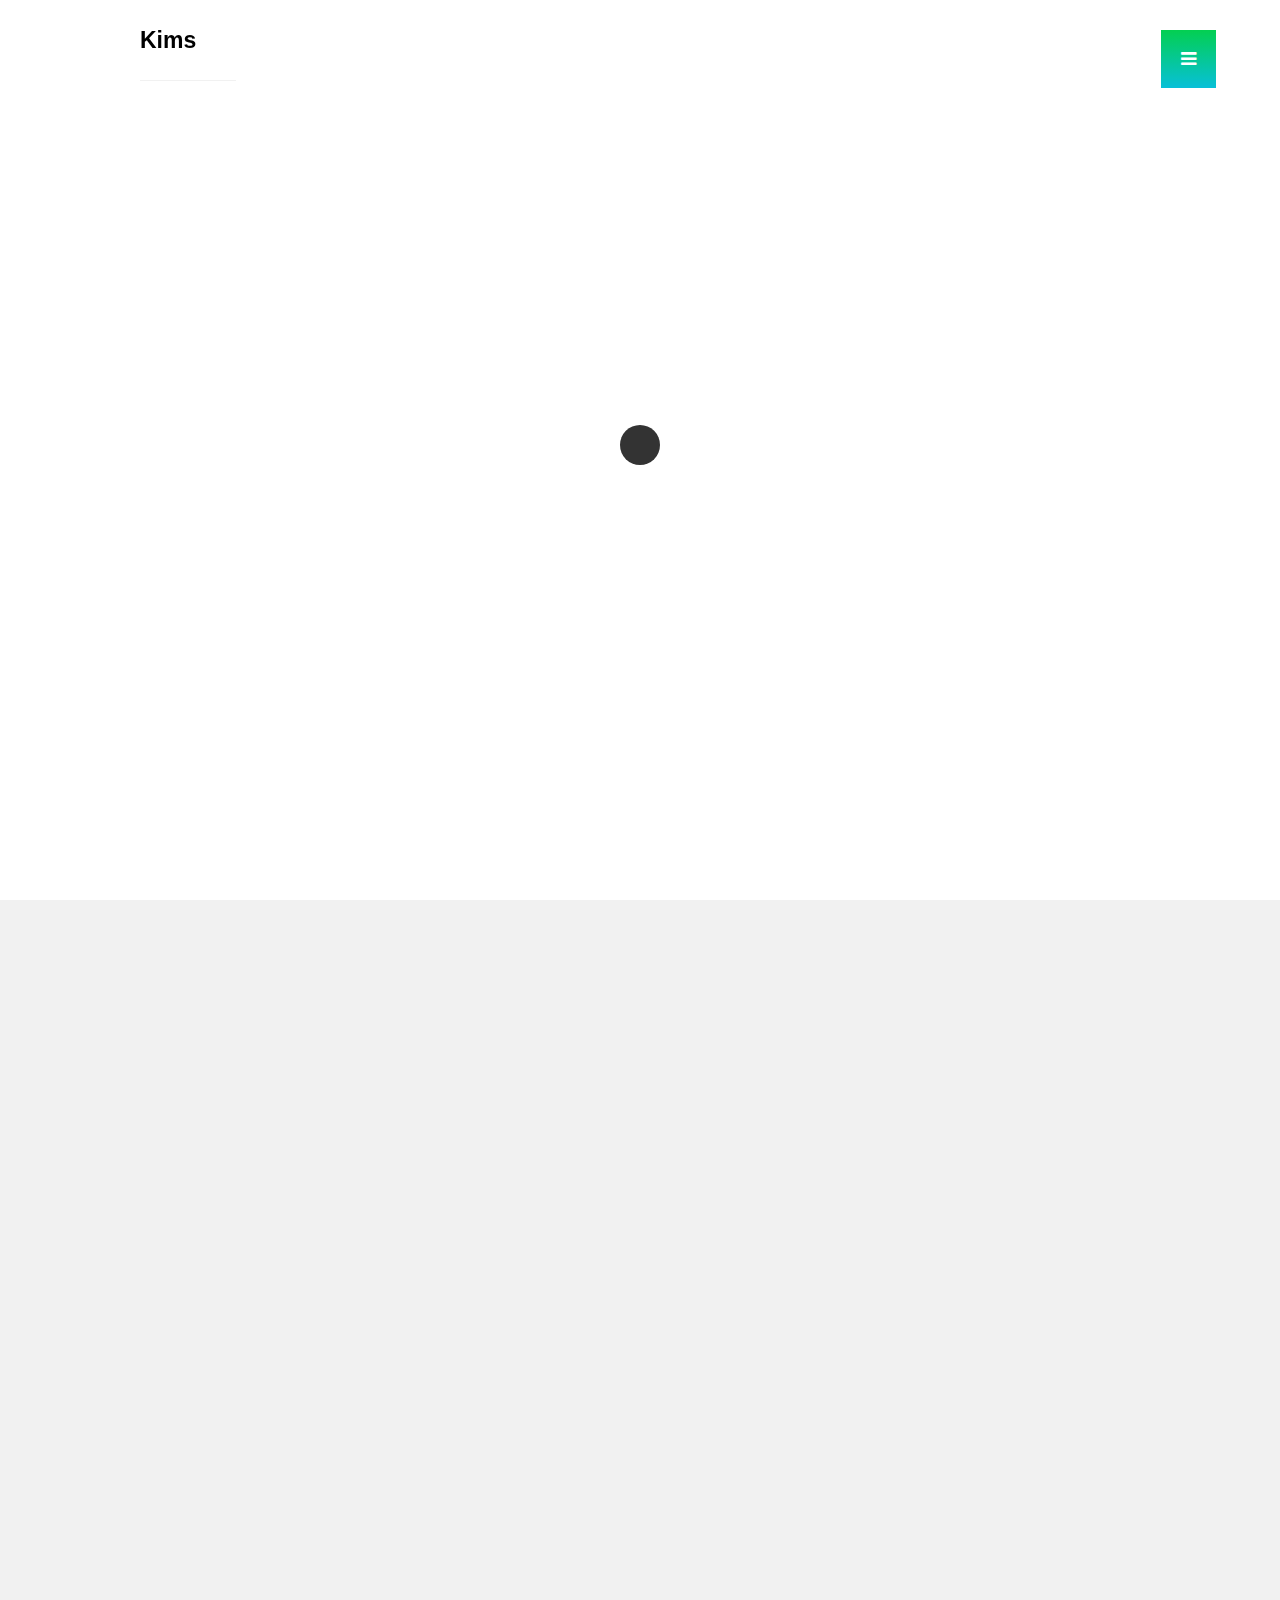
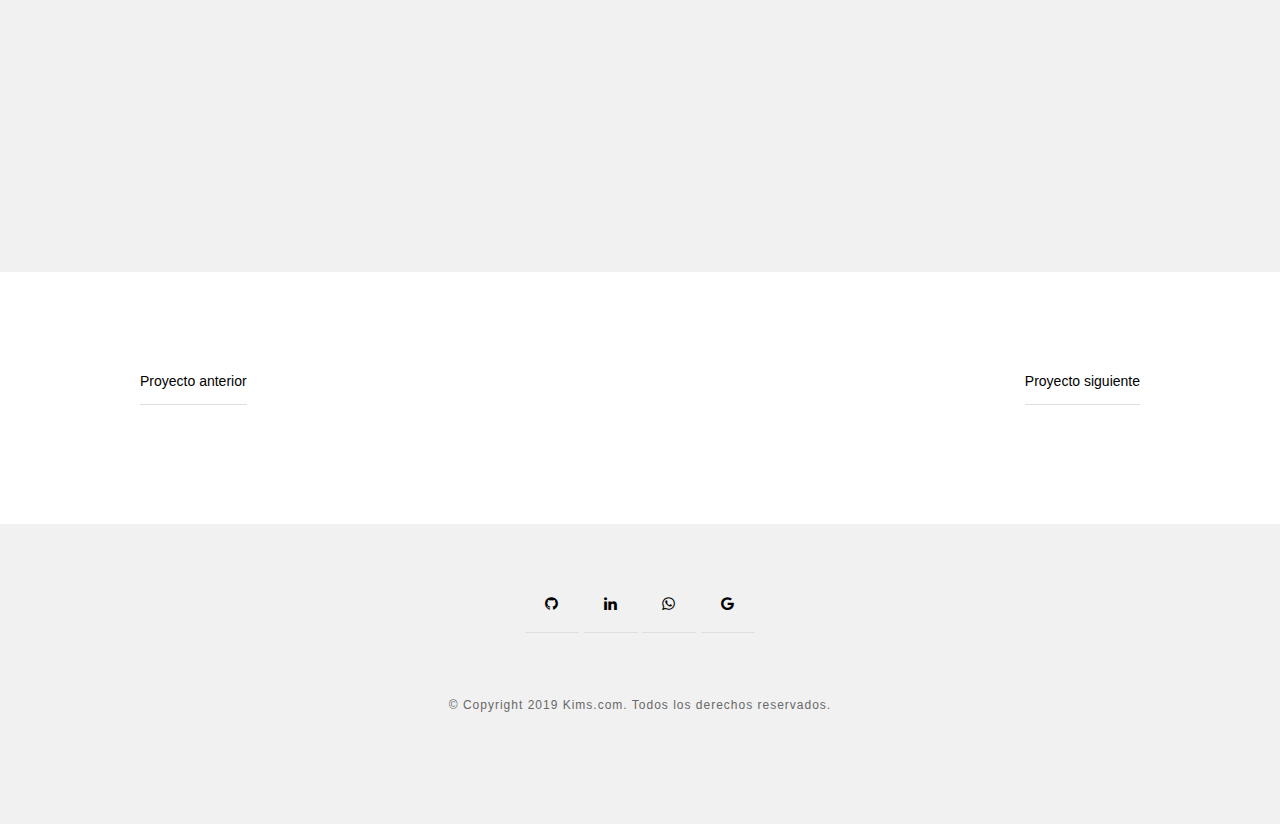
<file: single-fullscreen.html>
<!doctype html>

<html lang="en">
<head>

  <meta charset="utf-8">
  <title>Kimberly</title>
  <meta name="description" content="THOMSOON - Single page with minimalist two column description and one photo fullscreen. Download free now with file Photoshop! ">
  <meta name="keywords" content="amore, simplicity, theme, html5, fullscreen photo, portfolio">
  <meta name="viewport" content="width=device-width, initial-scale=1.0"/>
  <meta name="author" content="thomsoon.com">
  <link rel="icon" type="image/png" href="img/icon.png" />

<!--Style-->

  <link rel="stylesheet" href="css/reset.css">
  <link rel="stylesheet" href="css/style.css">
  <link rel="stylesheet" href="css/style-responsive.css">
    
  <link rel="stylesheet" href="http://maxcdn.bootstrapcdn.com/font-awesome/4.3.0/css/font-awesome.min.css">
  
  <!--[if lt IE 9]>
  <script src="http://html5shiv.googlecode.com/svn/trunk/html5.js"></script>
  <![endif]-->
  
</head>

<body>

<!--Preloader-->

<div class="preloader" id="preloader">
    <div class="item">
      <div class="spinner">
      </div>
    </div>
</div>

<div class="opacity-nav">

        <div class="menu-index" id="buttons" style="z-index:999999">
        <i class="fa  fa-close"></i>
        </div>

    <ul class="menu-fullscreen">
      <li><a class="ajax-link" href="index.html">Inicio</a></li>
      <li><a class="ajax-link" href="projects.html">Proyectos</a></li>
      <li><a class="ajax-link" href="about-us.html">Sobre mí</a></li>
      <li><a class="ajax-link" href="contact.html">Contáctame</a></li>
    </ul>

</div>


  <!--Header-->
  <header id="fullscreen">
    
      <div class="logo" id="full"><a class="ajax-link" href="index.html">Kims</a></div>
      
        <div class="menu-index" id="button">
        <i class="fa fa-bars"></i>
        </div>
        
  </header>

  <div class="clear"></div>
  
  
  </div>


  <!--Content-->

  <div class="content" id="ajax-content">


        <div class="text-intro">
                    
	          <div class="one-column">
	          
	            <h1>Base de Datos del Banco Mundial</h1>
	            <p>Enlace</p>
	            
	          </div>


		          <div class="two-column">
		            <p>
              ABOUT COMPANY<br/><br/>

              The firm identifies and capitalizes on untapped industry opportunities through research, analysis, product development and technical integration thereby increasing visibility and market share for our clients. Businesses without dedicated creative and strategy teams can take advantage of our per project approach, a cost effective and efficient alternative to traditional staffing.
              <br/><br/>
               
              SCOPE OF WORK<br/><br/>
               
              Full corporate identity visual with various versions of the logo. The creative combination of letters of the company name: Bespoke Creative LTD. (B+C+L) gave the following effects work. We used soft nude shades colors which added prestige. Website done in HTML5 + CSS3 responsive version.
              <br/><br/> 
              I encourage you to watch the presentation.		            
		            
		            </p>
		          </div>   
                 				  
                <div class="clear"></div>   				  
                 				        
				        <br/><br/><br/><br/><br/><br/><br/><br/><br/><br/>

            </div>
 
				        
				        <img src="img/full/1.jpg" width="100%"><br/><br/><br/><br/>
				        <img src="img/full/2.jpg" width="100%"><br/><br/><br/><br/>
				        <img src="img/full/3.jpg" width="100%"><br/><br/><br/><br/>
				        <img src="img/full/4.jpg" width="100%"><br/><br/><br/><br/>
				        <img src="img/full/5.jpg" width="100%"><br/><br/><br/><br/>
				        <img src="img/full/6.jpg" width="100%">
        
        
					        <div class="prev-next">
					        
					          <div class="prev-button"><a class="ajax-link" href="single.html">Proyecto anterior</a></div>
					          <div class="next-button"><a class="ajax-link" href="projects.html">Proyecto siguiente</a></div>
					
					        </div>
        
    </div>



  <!--Home Sidebar-->

<div id="ajax-sidebar"></div>


  <!--Footer-->

  <footer>

    <div class="footer-margin">
      <div class="social-footer">
          <a href="https://github.com/kimberlyrora"><i class="fa fa-github"></i></a>
          <a href="https://www.behance.net/TomaszMazurczak"><i class="fa fa-linkedin"></i></a>
          <a href="https://www.behance.net/TomaszMazurczak"><i class="fa fa-whatsapp"></i></a>
          <a href="https://www.behance.net/TomaszMazurczak"><i class="fa fa-google"></i></a>
      </div>     
      <div class="copyright">© Copyright 2019 Kims.com. Todos los derechos reservados.</div>
      

    
    </div>


  </footer>



<!--Scripts-->

  <script src="js/jquery.min.js"></script>
	<script src="js/jquery.easing.min.js"></script>
	<script src="js/modernizr.custom.42534.js" type="text/javascript"></script>
  <script src="js/jquery.waitforimages.js" type="text/javascript"></script>
  <script src="js/typed.js" type="text/javascript"></script>
  <script src="js/masonry.pkgd.min.js" type="text/javascript"></script>  
  <script src="js/imagesloaded.pkgd.min.js" type="text/javascript"></script>    
  <script src="js/jquery.jkit.1.2.16.min.js"></script>
 
  <script src="js/script.js" type="text/javascript"></script>
  
	<script>
    $('#button, #buttons').on('click', function() {
      $( ".opacity-nav" ).fadeToggle( "slow", "linear" );
    // Animation complete.
    });
  </script>


</body>
</html>
</file>
<file: css/slit-slider.css>
.sl-slide, .sl-slides-wrapper, .sl-slide-inner {
	position: absolute;
	width: 100%;
	height: 100%;
	top: 0;
	left: 0;
}

.sl-slider-wrapper {
	width: 100%;
	height: 600px;
	overflow: hidden;
	position: relative;
}



.bg-img {
	background-position: center center;
	background-repeat: no-repeat;
	background-size: cover;
	height: 100%;
	width: 100%;
}

/* Custom navigation arrows */

.nav-arrows span {
	position: absolute;
	z-index: 2000;
	top: 50%;
	width: 40px;
	height: 40px;
	border: 8px solid #ddd;
	border: 8px solid rgba(150,150,150,0.4);
	text-indent: -90000px;
	margin-top: -40px;
	cursor: pointer;
	
	-webkit-transform: rotate(45deg);
	-moz-transform: rotate(45deg);
	-o-transform: rotate(45deg);
	-ms-transform: rotate(45deg);
	transform: rotate(45deg);
}

.nav-arrows span:hover {
	border-color: rgba(150,150,150,0.9);
}

.nav-arrows span.nav-arrow-prev {
	left: 5%;
	border-right: none;
	border-top: none;
}

.nav-arrows span.nav-arrow-next {
	right: 5%;
	border-left: none;
	border-bottom: none;
}

#nav-arrows > a {
  border: 1px solid #fff;
  color: #fff;
  display: block;
  height: 60px;
  line-height: 76px;
  position: absolute;
  text-align: center;
  top: 50%;
  width: 60px;
  z-index: 20;
  margin-top: -30px;

    -webkit-transition: all 0.5s ease 0s;
       -moz-transition: all 0.5s ease 0s;
        -ms-transition: all 0.5s ease 0s;
         -o-transition: all 0.5s ease 0s;
            transition: all 0.5s ease 0s;
}

#nav-arrows > a.sl-prev {
	left: 50px;
}

#nav-arrows > a.sl-next {
	right: 50px;
}

#nav-arrows > a.sl-next:hover {
	background-color: #009EE3;
	border-color: #009EE3;
	color: #fff;
}

/* Custom navigation dots */

.nav-dots {
	text-align: center;
	position: absolute;
	bottom: 2%;
	height: 30px;
	width: 100%;
	left: 0;
	z-index: 1000;
}

.nav-dots span {
	display: inline-block;
	position: relative;
	width: 16px;
	height: 16px;
	border-radius: 50%;
	margin: 3px;
	background: #ddd;
	background: rgba(150,150,150,0.4);
	cursor: pointer;
	box-shadow: 
		0 1px 1px rgba(255,255,255,0.4), 
		inset 0 1px 1px rgba(0,0,0,0.1);
}

.nav-dots span {
	background: rgba(150,150,150,0.1);
	margin: 6px;
	-webkit-transition: all 0.2s;
	-moz-transition: all 0.2s;
	-ms-transition: all 0.2s;
	-o-transition: all 0.2s;
	transition: all 0.2s;
	box-shadow: 
		0 1px 1px rgba(255,255,255,0.4), 
		inset 0 1px 1px rgba(0,0,0,0.1),
		0 0 0 2px rgba(255,255,255,0.5);
}

.nav-dots span.nav-dot-current,
.nav-dots span:hover {
	box-shadow: 
		0 1px 1px rgba(255,255,255,0.4), 
		inset 0 1px 1px rgba(0,0,0,0.1),
		0 0 0 5px rgba(255,255,255,0.5);
}

.nav-dots span.nav-dot-current:after {
	content: "";
	position: absolute;
	width: 10px;
	height: 10px;
	top: 3px;
	left: 3px;
	border-radius: 50%;
	background: rgba(255,255,255,0.8);
}

.bg-img-1 {
	background-image: url(../img/gih.gif);
}
.bg-img-2 {
	background-image: url(../img/slider/affinity.jpeg);
}
.bg-img-3 {
	background-image: url(../img/slider/cinelli.jpeg);
}
.caption-content{
	background-color: 
	rgb(232,127,77,.3)
	/* rgba(234, 237, 237, 0.28) */
}
/* Animations for content elements */

.sl-trans-elems .caption-content h2 {
	-webkit-animation: moveUp 1s ease-in-out both;
	-moz-animation: moveUp 1s ease-in-out both;
	-o-animation: moveUp 1s ease-in-out both;
	-ms-animation: moveUp 1s ease-in-out both;
	animation: moveUp 1s ease-in-out both;
}
.sl-trans-elems .caption-content span,
.sl-trans-elems .caption-content a {
	-webkit-animation: fadeIn 0.5s linear 0.5s both;
	-moz-animation: fadeIn 0.5s linear 0.5s both;
	-o-animation: fadeIn 0.5s linear 0.5s both;
	-ms-animation: fadeIn 0.5s linear 0.5s both;
	animation: fadeIn 0.5s linear 0.5s both;
}

.sl-trans-back-elems .caption-content h2 {
	-webkit-animation: fadeOut 1s ease-in-out both;
	-moz-animation: fadeOut 1s ease-in-out both;
	-o-animation: fadeOut 1s ease-in-out both;
	-ms-animation: fadeOut 1s ease-in-out both;
	animation: fadeOut 1s ease-in-out both;
}
.sl-trans-back-elems .caption-content span,,
.sl-trans-back-elems .caption-content a {
	-webkit-animation: fadeOut 1s linear both;
	-moz-animation: fadeOut 1s linear both;
	-o-animation: fadeOut 1s linear both;
	-ms-animation: fadeOut 1s linear both;
	animation: fadeOut 1s linear both;
}

@-webkit-keyframes moveUp{
	0% {-webkit-transform: translateY(40px);}
	100% {-webkit-transform: translateY(0px);}
}
@-moz-keyframes moveUp{
	0% {-moz-transform: translateY(40px);}
	100% {-moz-transform: translateY(0px);}
}
@-o-keyframes moveUp{
	0% {-o-transform: translateY(40px);}
	100% {-o-transform: translateY(0px);}
}
@-ms-keyframes moveUp{
	0% {-ms-transform: translateY(40px);}
	100% {-ms-transform: translateY(0px);}
}
@keyframes moveUp{
	0% {transform: translateY(40px);}
	100% {transform: translateY(0px);}
}

@-webkit-keyframes fadeIn{
	0% {opacity: 0;}
	100% {opacity: 1;}
}
@-moz-keyframes fadeIn{
	0% {opacity: 0;}
	100% {opacity: 1;}
}
@-o-keyframes fadeIn{
	0% {opacity: 0;}
	100% {opacity: 1;}
}
@-ms-keyframes fadeIn{
	0% {opacity: 0;}
	100% {opacity: 1;}
}
@keyframes fadeIn{
	0% {opacity: 0;}
	100% {opacity: 1;}
}

@-webkit-keyframes fadeOut{
	0% {opacity: 1;}
	100% {opacity: 0;}
}
@-moz-keyframes fadeOut{
	0% {opacity: 1;}
	100% {opacity: 0;}
}
@-o-keyframes fadeOut{
	0% {opacity: 1;}
	100% {opacity: 0;}
}
@-ms-keyframes fadeOut{
	0% {opacity: 1;}
	100% {opacity: 0;}
}
@keyframes fadeOut{
	0% {opacity: 1;}
	100% {opacity: 0;}
}
</file>
<file: css/main.css>
/**
*
* ---------------------------------------------------------------------------
*
* Template : Blue - A One-Page HTML Portfolio/Business Template
* Author : Muhammad Morshd
* Author URI : http://morsheds.com
*
* --------------------------------------------------------------------------- 
*
*/

/* =================================== */
/*	Basic Style 
/* =================================== */

body {
    background-color: #fff;
    font-family: 'Raleway', sans-serif;
    line-height: 24px;
    font-size: 16px;
    color: #646262;
}

figure, p, address {
    margin: 0;
}

p {
    line-height: 25px;
    font-weight: 500;
}

iframe {
    border: 0;
}

a {
    -webkit-transition: all 0.3s ease-out 0s;
       -moz-transition: all 0.3s ease-out 0s;
        -ms-transition: all 0.3s ease-out 0s;
         -o-transition: all 0.3s ease-out 0s;
            transition: all 0.3s ease-out 0s;
}

a, a:hover, a:focus, .btn:focus {
    text-decoration: none;
    outline: none;
}

h1, h2, h3, h4, h5, h6,
.h1, .h2, .h3, .h4, .h5, .h6 {
    font-family: 'Raleway', sans-serif, 900;
    color: #252525;
}

main > section {
    padding: 70px 0;
}
.about-me{
    text-align: center;
    color: #fff;
    margin-bottom: 25px;

}
.btn {
    border-radius: 0;
    border: 0;
    position: relative;
    text-transform: uppercase;
}

.btn-blue {
    background-color:    rgb(219,50,97, .95);
    box-shadow: 0 -2px 0 rgba(0, 0, 0, 0.15) inset;
    padding: 15px 55px;
    color: #fff;
    font-weight: 700;
  
}

.btn-border {
    border: 2px solid #fff;
    color: #fff;
    padding: 12px 35px;
}

.bg-blue {
    background-color: #009EE3;
}

/* Sweep To Right */
.btn-effect {
	vertical-align: middle;
	box-shadow: 0 0 1px rgba(0, 0, 0, 0);
	position: relative;
	display: inline-block;

	-webkit-transform: translateZ(0);
	   -moz-transform: translateZ(0);
		-ms-transform: translateZ(0);
		 -o-transform: translateZ(0);
			transform: translateZ(0);
		  
	-webkit-backface-visibility: hidden;
	   -moz-backface-visibility: hidden;
			backface-visibility: hidden;
		  
	-webkit-transition-property: color;
	   -moz-transition-property: color;
		-ms-transition-property: color;
			transition-property: color;
		  
	-webkit-transition-duration: 0.3s;
	   -moz-transition-duration: 0.3s;
		-ms-transition-duration: 0.3s;
			transition-duration: 0.3s;
		  
	-moz-osx-font-smoothing: grayscale;
}

.btn-effect:before {
	content: "";
	position: absolute;
	z-index: -1;
	top: 0;
	left: 0;
	right: 0;
	bottom: 0;
	background: #fff;
	
	-webkit-transform: scaleX(0);
	   -moz-transform: scaleX(0);
		-ms-transform: scaleX(0);
			transform: scaleX(0);
			
	-webkit-transform-origin: 0 50%;
	   -moz-transform-origin: 0 50%;
		-ms-transform-origin: 0 50%;
			transform-origin: 0 50%;
			
	-webkit-transition-property: transform;
	   -moz-transition-property: transform;
		-ms-transition-property: transform;
			transition-property: transform;
			
	-webkit-transition-duration: 0.3s;
	   -moz-transition-duration: 0.3s;
		-ms-transition-duration: 0.3s;
			transition-duration: 0.3s;
			
	-webkit-transition-timing-function: ease-out;
	   -moz-transition-timing-function: ease-out;
		-ms-transition-timing-function: ease-out;
			transition-timing-function: ease-out;
}

.btn-effect:hover, .btn-effect:focus, .btn-effect:active {
	color: rgb(219,50,97);
}

.btn-effect:hover:before, .btn-effect:focus:before, .btn-effect:active:before {
	-webkit-transform: scaleX(1);
	   -moz-transform: scaleX(1);
	    -ms-transform: scaleX(1);
			transform: scaleX(1);
}

.sec-title {
    margin-bottom: 50px;
}

.sec-title.white {
    color: #fff;
}

.sec-title h2 {
    font-size: 36px;
    margin: 0 0 30px;
    padding-bottom: 30px;
    position: relative;
    text-transform: uppercase;
}


.sec-title h2:after {
    border-bottom: 1px solid rgb(219,50,97);
    content: "";
    display: block;
    left: 45%;
    bottom: 0;
    position: absolute;
    width: 115px;
}

.sec-title.white h2:after {
    border-bottom: 1px solid #fff;
}

.parallax {
    background-attachment: fixed;
    background-position: center top;
    background-repeat: no-repeat;
    background-size: cover;
}


/**
/*	Preloader
/* ==========================================*/

#preloader {
    background-color: #fff;
    position: fixed;
    width: 100%;
    height: 100%;
    z-index: 9999;
}

/*Battery*/
.loder-box {
  background-color: rgba(0, 0, 0, 0.02);
  border-radius: 1px;
  height: 100px;
  left: 50%;
  margin-left: -64px;
  margin-top: -50px;
  position: absolute;
  top: 50%;
  width: 128px;
}

.battery{
    width: 60px;
    height: 25px;
    top: 35%;
    border: 1px #2E2E2E solid;
    border-radius: 2px;
    position: relative;
    -webkit-animation: charge 5s linear infinite;
       -moz-animation: charge 5s linear infinite;
            animation: charge 5s linear infinite;
    margin: 0 auto;
}

.battery:after {
  background-color: #2E2E2E;
  border-radius: 0 1px 1px 0;
  content: "";
  height: 10px;
  position: absolute;
  right: -5px;
  top: 7px;
  width: 3px;
}


@-webkit-keyframes charge{
    0%{box-shadow: inset 0px 0px 0px #2E2E2E;}
    100%{box-shadow: inset 60px 0px 0px #2E2E2E;}
}

@-moz-keyframes charge{
    0%{box-shadow: inset 0px 0px 0px #2E2E2E;}
    100%{box-shadow: inset 60px 0px 0px #2E2E2E;}
}

@keyframes charge{
    0%{box-shadow: inset 0px 0px 0px #2E2E2E;}
    100%{box-shadow: inset 60px 0px 0px #2E2E2E;}
}





/**
/*	Header
/* ==========================================*/

#navigation {
    -webkit-transition: all 0.8s ease 0s;
       -moz-transition: all 0.8s ease 0s;
        -ms-transition: all 0.8s ease 0s;
         -o-transition: all 0.8s ease 0s;
            transition: all 0.8s ease 0s;

    background-color:
    rgb(219,50,97, .8);
    box-shadow: 0 1px 4px rgba(0, 0, 0, 0.3);
    padding: 5px 0;
}

#navigation.animated-header {
    padding: 20px 0;
}

h1.navbar-brand {
    font-size: 20px;
    font-weight: 700;
    margin: 0;
    text-transform: uppercase;
}

.navbar-inverse .navbar-nav > li > a {
    color: #fff;
    font-size: 16px;
    text-transform: uppercase;
    font-weight: 700
}


/*=================================================================
	Home Slider
==================================================================*/


#home-slider {
    position: relative;
    padding: 0;
}

.sl-slider-wrapper {
    width: 100%;
    margin: 0 auto;
    position: relative;
    overflow: hidden;
}

.sl-slider {
    position: absolute;
    top: 0;
    left: 0;
}

/* Slide wrapper and slides */

.sl-slide,
.sl-slides-wrapper,
.sl-slide-inner {
    position: absolute;
    width: 100%;
    height: 100%;
    top: 0;
    left: 0;
} 

.sl-slide {
    z-index: 1;
}

.slide-caption {
    color: #fff;
    display: table;
    height: 100%;
    left: 0;
    min-height: 100%;
    position: absolute;
    text-align: center;
    top: 0;
    width: 100%;
    z-index: 11;
}

.slide-caption .caption-content {
    vertical-align: middle;
    display: table-cell;
}

.caption-content h2 {
    color: #fff;
    font-size: 90px;
    font-weight: 900;
    margin-bottom: 25px;
    text-transform: uppercase;
}

.caption-content > span {
    display: block;
    font-size: 24px;
    margin-bottom: 45px;
    text-transform: capitalize;
}

.caption-content p {
    font-size: 29px;
    margin-bottom: 65px;
}

/* The duplicate parts/slices */

.sl-content-slice {
    overflow: hidden;
    position: absolute;
    -webkit-box-sizing: content-box;
    -moz-box-sizing: content-box;
    box-sizing: content-box;
    background: #fff;
    -webkit-backface-visibility: hidden;
    -moz-backface-visibility: hidden;
    -o-backface-visibility: hidden;
    -ms-backface-visibility: hidden;
    backface-visibility: hidden;
    opacity : 1;
}

/* Horizontal slice */

.sl-slide-horizontal .sl-content-slice {
    width: 100%;
    height: 50%;
    left: -200px;
    -webkit-transform: translateY(0%) scale(1);
    -moz-transform: translateY(0%) scale(1);
    -o-transform: translateY(0%) scale(1);
    -ms-transform: translateY(0%) scale(1);
    transform: translateY(0%) scale(1);
}

.sl-slide-horizontal .sl-content-slice:first-child {
    top: -200px;
    padding: 200px 200px 0px 200px;
}

.sl-slide-horizontal .sl-content-slice:nth-child(2) {
    top: 50%;
    padding: 0px 200px 200px 200px;
}

/* Vertical slice */

.sl-slide-vertical .sl-content-slice {
    width: 50%;
    height: 100%;
    top: -200px;
    -webkit-transform: translateX(0%) scale(1);
    -moz-transform: translateX(0%) scale(1);
    -o-transform: translateX(0%) scale(1);
    -ms-transform: translateX(0%) scale(1);
    transform: translateX(0%) scale(1);
}

.sl-slide-vertical .sl-content-slice:first-child {
    left: -200px;
    padding: 200px 0px 200px 200px;
}

.sl-slide-vertical .sl-content-slice:nth-child(2) {
    left: 50%;
    padding: 200px 200px 200px 0px;
}

/* Content wrapper */
/* Width and height is set dynamically */
.sl-content-wrapper {
    position: absolute;
}

.sl-content {
    width: 100%;
    height: 100%;
}

/* Default styles for background colors

.btn-effect:after {
    width: 0%;
    height: 100%;
    top: 0;
    left: 0;
    background: #fff;
    content: "";
    position: absolute;
    z-index: -1;

    -webkit-transition: all 0.3s ease-out 0s;
       -moz-transition: all 0.3s ease-out 0s;
        -ms-transition: all 0.3s ease-out 0s;
         -o-transition: all 0.3s ease-out 0s;
            transition: all 0.3s ease-out 0s;
}

.btn-effect:hover,
.btn-effect:active {
    color: #0e83cd;
}

.btn-effect:hover:after,
.btn-effect:active:after {
    width: 100%;
} */


/* Project laughtbox setup */

.fancybox-item.fancybox-close {
    background: url("../img/icons/close.png") no-repeat scroll 0 0 transparent;
    height: 50px;
    right: 0;
    top: 0;
    width: 50px;
}

.fancybox-next span {
    background: url("../img/right.png") no-repeat scroll center center #009ee3;
    height: 50px;
    width: 50px;
    right: 0;
}

.fancybox-prev span {
    background: url("../img/left.png") no-repeat scroll center center #009ee3;
    height: 50px;
    width: 50px;
    left: 0;
}

/*=================================================================
	About
==================================================================*/

#about {
    background-color: rgb(219,50,97, .8);
    color: #fff;
}

#about h3 {
    color: #fff;
    margin: 0 0 35px;
    text-transform: uppercase;
}

#about .welcome-block h3 {
    margin: 0 0 65px;
}

#about .welcome-block img {
    border: 3px solid #fff;
    border-radius: 50%;
    margin-right: 35px;
    /* max-width: 100px; */
}

#about .message-body {
    font-size: 18px;
    line-height: 20px;
    margin-bottom: 70px;
}

.owl-buttons {
    border: 2px solid #fff;
    display: inline-block;
    float: right;
    padding: 1px 8px 5px;
}

.owl-buttons > div {
    display: inline-block;
    padding: 0 5px;
}

.welcome-message {
    padding: 0 50px;
}

.welcome-message img {
    display: block;
    height: auto;
    max-width: 100px;
    float: left;
}

.welcome-message p {
    font-size: 13px;
    margin-left: 135px;
}

/*=================================================================
	Services
==================================================================*/

.service-icon {
    border: 3px solid transparent;
    display: inline-block;
    height: 85px;
    width: 85px;
    line-height: 101px;

    -webkit-transform: rotate(47deg);
       -moz-transform: rotate(47deg);
        -ms-transform: rotate(47deg);
         -o-transform: rotate(47deg);
            transform: rotate(47deg);

    -webkit-transition: all 0.3s ease 0s;
       -moz-transition: all 0.3s ease 0s;
        -ms-transition: all 0.3s ease 0s;
         -o-transition: all 0.3s ease 0s;
            transition: all 0.3s ease 0s;
}

.service-item:hover .service-icon {
    border: 3px solid rgb(219,50,97);
    margin-bottom: 20px;
    color: rgb(219,50,97);
    margin-top: 20px;
}

.service-icon i {
    -webkit-transform: rotate(-48deg);
       -moz-transform: rotate(-48deg);
        -ms-transform: rotate(-48deg);
         -o-transform: rotate(-48deg);
            transform: rotate(-48deg);
}

.service-item h3 {
    font-size: 20px;
    text-transform: uppercase;
}

/*=================================================================
	Portfolio
==================================================================*/

.project-wrapper {
    margin: 0;
    padding: 0;
    list-style: none;
    text-align: center;
}

.project-wrapper li {
    display: inline-block;
}

.portfolio-item {
    cursor: pointer;
    margin: 0 1% 1% 0;
    overflow: hidden;
    position: relative;
    width: 32%;
}

figcaption.mask {
    background-color: rgba(54, 55, 50, 0.79);
    bottom: -126px;
    color: #fff;
    padding: 25px;
    position: absolute;
    width: 100%;
    text-align: left;
    
    -webkit-transition: all 0.4s ease 0s;
       -moz-transition: all 0.4s ease 0s;
        -ms-transition: all 0.4s ease 0s;
         -o-transition: all 0.4s ease 0s;
            transition: all 0.4s ease 0s;
}

.portfolio-item:hover figcaption.mask {
    bottom: 0;
}

figcaption.mask h3 {
    margin: 0;
    color: #fff;
}

ul.external {
    list-style: outside none none;
    margin: 0;
    padding: 0;
    position: absolute;
    right: 0;
    top: -47px;
    
    -webkit-transition: all 0.4s ease 0s;
       -moz-transition: all 0.4s ease 0s;
        -ms-transition: all 0.4s ease 0s;
         -o-transition: all 0.4s ease 0s;
            transition: all 0.4s ease 0s;
}

ul.external li {
    display: inline-block;
}

ul.external li a {
    background-color: rgba(255, 255, 255, 0.9);
    color: #818181;
    display: block;
    padding: 10px 18px 13px;
    
    -webkit-transition: all 0.5s ease 0s;
       -moz-transition: all 0.5s ease 0s;
        -ms-transition: all 0.5s ease 0s;
         -o-transition: all 0.5s ease 0s;
            transition: all 0.5s ease 0s;
}

ul.external li a:hover {
    background-color: #009EE3;
    color: #fff;
}

.portfolio-item:hover ul.external {
    top: 0;
}

.fancybox-skin {
    border-radius: 0;
}

.fancybox-title.fancybox-title-inside-wrap {
    padding: 15px;
}

.fancybox-title h3 {
    margin: 0 0 15px;
}

.fancybox-title p {
    color: #818181;
    font-size: 16px;
    line-height: 22px;
}

.fancybox-title-inside-wrap {
    padding-top: 0;
}

/*=================================================================
	Testimonials
==================================================================*/


#testimonials {
    padding: 0;
    color: #fff;
}

#testimonials .sec-title h2:after {
    border-bottom: 1px solid #fff;
}

#testimonials .overlay {
    padding: 70px 0 40px;
}

.testimonial-item {
    margin: 0 auto;
    padding-bottom: 50px;
    width: 64%;
}

.testimonial-item img {
    border: 3px solid #fff;
    border-radius: 50%;
    display: inline-block;
    height: 100px;
    width: 100px;
    margin: 15px;
}

.testimonial-item > div {
    line-height: 30px;
    position: relative;
}

.testimonial-item > div:before {
    /* background-image: url("../img/icons/quotes.png"); */
    background-repeat: no-repeat;
    bottom: 127px;
    height: 33px;
    left: -35px;
    position: absolute;
    width: 45px;
}

.testimonial-item > div:after {
    background-image: url("../img/icons/quotes.png");
    background-position: -58px 0;
    background-repeat: no-repeat;
    bottom: -50px;
    height: 33px;
    position: absolute;
    right: 0;
    width: 45px;
}

.testimonial-item > div > span {
    display: inline-block;
    font-weight: 700;
    margin: 40px 0 30px;
    text-transform: uppercase;
}

#testimonials .owl-controls.clickable {
    margin-top: 20px;
    text-align: center;
}

#testimonials .owl-buttons {
    border: 2px solid #fff;
    float: inherit;
}

#testimonials .owl-prev:hover,
#testimonials .owl-next:hover {
    color: #fff;
}

.price-table {
    border: 1px solid #e3e3e3;
}

.price-table.featured {
    -webkit-box-shadow: 0 4px 5px rgba(0,0,0,0.19);
       -moz-box-shadow: 0 4px 5px rgba(0,0,0,0.19);
            box-shadow: 0 4px 5px rgba(0,0,0,0.19);
}

.price-table > span {
    color: #252525;
    display: block;
    font-size: 24px;
    padding: 30px 0;
    text-transform: uppercase;
}

.price-table .value {
    background-color: #f8f8f8;
    color: #727272;
    padding: 20px 0;

    -webkit-transition: all 0.7s ease 0s;
       -moz-transition: all 0.7s ease 0s;
        -ms-transition: all 0.7s ease 0s;
         -o-transition: all 0.7s ease 0s;
            transition: all 0.7s ease 0s;
}

.price-table.featured .value {
    background-color: #009EE3;
    color: #fff;
}

.price-table .value span {
    display: inline-block;
}

.price-table .value span:first-child {
    font-size: 32px;
    line-height: 32px;
}

.price-table .value span:nth-child(2) {
    font-size: 65px;
    line-height: 65px;
    margin-bottom: 25px;
}

.price-table .value span:last-child {
    font-size: 16px;
}

.price-table ul {
    margin: 0;
    padding: 0;
    list-style: none;
    text-align: center;
}

.price-table ul li {
    border-top: 1px solid #e3e3e3;
    display: block;
    padding: 25px 0;

    -webkit-transition: all 0.7s ease 0s;
       -moz-transition: all 0.7s ease 0s;
        -ms-transition: all 0.7s ease 0s;
         -o-transition: all 0.7s ease 0s;
            transition: all 0.7s ease 0s;
}

.price-table ul li a {
    display: block;
    text-transform: uppercase;
}

.price-table.featured ul li:last-child,
.price-table ul li:last-child:hover {
    background-color: #009EE3;
}

.price-table.featured ul li:last-child a,
.price-table ul li:last-child:hover a {
    color: #fff;
}


/*=================================================================
	Price
==================================================================*/

/* #social {
    background-image: url(../img/Html-source-.png);
    padding: 0;
} */

#social .overlay {
    background: url("../img/slide_bg.png") repeat scroll 0 0 transparent;
    padding: 100px 0 120px;
}

.social-button {
    margin: 0;
    padding: 0;
    list-style: none;
    text-align: center;
}

.social-button li {
    display: inline-block;
}

.social-button li:nth-child(2) {
    margin: 0 0px;
}

.social-button li a {
    border: 2px solid #fff;
    border-radius: 50%;
    color: #fff;
    display: block;
    height: 90px;
    line-height: 96px;
    width: 90px;
    
    -webkit-transition: all 0.2s ease 0s;
       -moz-transition: all 0.2s ease 0s;
        -ms-transition: all 0.2s ease 0s;
         -o-transition: all 0.2s ease 0s;
            transition: all 0.2s ease 0s;
}

.social-button li a:hover {
    color: rgb(219,50,97);
    border: 2px solid rgb(219,50,97);
}
#social {
    background-image: url(../img/photo-2.jpg);
    padding: 0;
}
.copyright{
    color: #fff;
    text-align: center;
    padding: 45px;
}


/*============================================================ 
	Responsive Styles
 ============================================================*/

/*============================================================
	For Small Desktop
==============================================================*/

@media (min-width: 980px) and (max-width: 1150px) {

/*about*/
    #about .welcome-block img {
        margin-bottom: 30px;
    }

/* portfolio */
    figcaption.mask {
        bottom: -151px;
    }

    .testimonial-item > div:after {
        bottom: -40px;
    }
}


/*============================================================
	Tablet (Portrait) Design for a width of 768px
==============================================================*/

@media (min-width: 768px) and (max-width: 979px) {

/* home slider  */
    .caption-content h2 {
        font-size: 50px;
        font-weight: 900;
        /* text-shadow: 
        -2px -5px 0 , 
    1px -1px 0 , 
    -1px 5px 0 ; */
    }

    .caption-content p {
        font-size: 25px;
    }

    .caption-content strong {
        font-size: 45px;
    }

/* about */
    .recent-works {
        margin-bottom: 50px;
    }

    .service-item {
        margin-bottom: 50px;
    }

/* portfolio */
    .portfolio-item {
        width: 48%;
    }

/* testimonial */
    .testimonial-item {
        width: 100%;
    }

    .testimonial-item {
        width: 80%;
    }

    .testimonial-item > div:after {
        bottom: -35px;
    }

/* contact form */
    .contact-form {
        margin-bottom: 50px;
    }
}



/*============================================================
	Mobile (Portrait) Design for a width of 320px
==============================================================*/

@media only screen and (max-width: 767px) {

    body {
        font-size: 15px;
    }

    .parallax {
        background-position: centet tip !important;
    }

    .sec-title h2 {
        font-size: 25px;
    }

    .sec-title h2:after {
        left: 30%;
    }
.imagen-logo{
    margin-left: 15px;
}
/*navigation*/
    .navbar-inverse .navbar-toggle {
        border-color: #fff;
        margin-top: 25px;
    }

    .navbar-inverse .navbar-toggle:hover,
    .navbar-inverse .navbar-toggle:focus {
        background-color: transparent;
    }

/* slider */
    .caption-content h2 {
        font-size: 40px;
    }

    .caption-content > span {
        font-size: 16px;
        margin-bottom: 20px;
    }

    .caption-content p {
        font-size: 16px;
        margin-bottom: 30px;
    }

    .caption-content strong {
        font-size: 22px;
    }

/* about */
    .recent-works {
        margin-bottom: 85px;
    }

    #about h3 {
        font-size: 18px;
        margin: 0 0 35px !important;
    }

    #about .owl-buttons {
        margin-top: 20px;
    }

    #about .message-body {
        margin-bottom: 45px;
    }

    #about .welcome-block img {
        margin: 0 25px 15px 0;
    }
.pull-left{
    width:100%
}
/* service */
    .service-item {
        width: 100%;
    }

/*portfolio*/
    .portfolio-item {
        margin: 0 auto 10px;
        font-size: 14px;
        width: 280px;
    }

    figcaption.mask {
        bottom: -107px;
        color: #fff;
        padding: 15px;
    }

/* lightbox */
    .fancybox-title h3 {
        font-size: 20px;
    }

    .fancybox-title p {
        font-size: 14px;
    }

/* testimonial */
    .testimonial-item {
        width: 95%;
    }

    .testimonial-item > div:before,
    .testimonial-item > div:after {
        background-image: none;
    }

    .testimonial-item > div > span {
        margin: 30px 0 20px;
    }

/* price */
    .price-table {
        margin-bottom: 50px;
    }

/* follow us */
    .social-button li:nth-child(2) {
        margin: 0 0px;
    }

    .social-button li a {
        height: 65px;
        line-height: 71px;
        width: 65px;
    }



/*============================================================
	Mobile (Landscape) Design for a width of 480px
==============================================================*/

@media only screen and (min-width: 480px) and (max-width: 767px) {
    
    .sec-title h2:after {
        left: 38%;
    }

/* home slider */
    .caption-content h2 {
        font-size: 35px;
    }

    .caption-content p {
        font-size: 25px;
    }

    .caption-content strong {
        font-size: 35px;
    }

/*about*/

    #about .welcome-block h3 {
        margin: 0 0 35px;
    }

/* service */

    .service-item {
        margin: 0 auto 50px;
        width: 55%;
    }

/* portfolio */
    .portfolio-item {
        width: 48%;
    }

    figcaption.mask {
        bottom: -132px;
    }

/* testimonial */
    .testimonial-item {
        width: 80%;
    }

    .testimonial-item > div:before {
        bottom: 160px;
    }

/* social */
    .social-button li:nth-child(2) {
        margin: 0 50px;
    }

    .social-button li a {
        height: 90px;
        line-height: 96px;
        width: 90px;
    }

/* price */
    .price-table {
        margin-bottom: 50px;
    }
}}

.hey{
    width: 150px
}
</file>
<file: css/style.css>
@import url(http://fonts.googleapis.com/css?family=Raleway:400,300,500,600,700,800,900,100,200);

body{
  font-family: 'Viga', sans-serif;
  font-size:14px;
  font-weight: 400;
  overflow-y:scroll;
  -webkit-font-smoothing: antialiased;
}

::selection {
		background: #000;
		color: #fff;
		text-shadow: none;
	}
	
	::-moz-selection {
		background: #000;
		color: #fff;
		text-shadow: none;
	}

p{
  font-family: 'Raleway', sans-serif;
  font-size:14px;
  font-weight: 400;
}

a{
  text-decoration:none;
  -webkit-transition: all 0.2s ease-in;
	-moz-transition: all 0.2s ease-in;
	-ms-transition: all 0.2s ease-in;
	-o-transition: all 0.2s ease-in;
	transition: all 0.2s ease-in; 
	border-bottom:1px solid #dedede;
}

a:focus {
  outline:none;
}

strong{
  font-weight:700;

}

/*
**************************
PRELOADER
**************************
*/

.preloader{
  position:fixed;
  top:0;
  width:100%;
  height:100%;
  background:white;
  z-index:999;
}
 
.preloader .item{
  position:absolute;
  width:50px;
  height:50px;
  left:50%;
  top:50%;
  margin-left:-25px;
  margin-top:-25px;
} 

.spinner {
  width: 40px;
  height: 40px;
  margin: 0px auto;
  background-color: #333;
  border-radius: 100%;  
  -webkit-animation: scaleout 1.0s infinite ease-in-out;
  animation: scaleout 1.0s infinite ease-in-out;
}

@-webkit-keyframes scaleout {
  0% { -webkit-transform: scale(0.0) }
  100% {
    -webkit-transform: scale(1.0);
    opacity: 0;
  }
}

@keyframes scaleout {
  0% { 
    transform: scale(0.0);
    -webkit-transform: scale(0.0);
  } 100% {
    transform: scale(1.0);
    -webkit-transform: scale(1.0);
    opacity: 0;
  }
}





/*
**************************
NAVIGATION OPACITY
**************************
*/



.opacity-nav{
  position:fixed;
  display:none;
  width:100%;
  height:100%;
  top:0;
  z-index:9999;
  background:rgba(0,0,0,0.95);
}

ul.menu-fullscreen{
  width: 100%;
  top: 50%;
  position: absolute;
  height: 280px;
  margin-top: -140px;
}

ul.menu-fullscreen li{
  font-size:35px;
  text-align:center;
  line-height:70px;
  font-weight:500;
}

ul.menu-fullscreen li > a{
  color:#999999;
  border:0;
}

ul.menu-fullscreen li > a:hover{
  color:#ffffff;
}


#full{
  width:1140px;
  position: relative;
  top:0;
  margin:0 auto;
  z-index: 9997;
}


#fullscreen{
  display:none;
  position:absolute;
  top:0;
  width:100%;
  margin:0 auto;
  height:80px;
  z-index: 9998;
}

/*
**************************
HEADER
**************************
*/

header.boxed{
  position:fixed;
  width:100%;
  margin:0 auto;
  height:80px;
  z-index:9999;
  display:none;
  background:none;
  top:0;
    -webkit-transition: background 0.2s ease-in;
	-moz-transition: background 0.2s ease-in;
	-ms-transition: background 0.2s ease-in;
	-o-transition: background 0.2s ease-in;
	transition: background 0.2s ease-in; 
}

header.boxed .header-margin{
  width:1140px;
  margin:0 auto;
}

header.boxed .header-margin-mini{
  width:90%;
  margin:0 auto;
}


ul.social-icon{
  float:right;
}

ul.social-icon a{
  float:right;
  font-size:15px;
  border-bottom:0;
  color:black;
  padding-right:0px !important;
}

ul.social-icon a:hover{
  color:#c3c3c3;
}

.menu-index{
  position: fixed;
  right: 5%;
  top: 30px;
  z-index: 99999;
  padding:20px;
  background: linear-gradient(rgb(3, 207, 81), rgb(8, 192, 216));
  cursor:pointer;
}


.menu-index i{
  float:right;
  font-size:18px;
  color:white;
  padding-right:0px !important;
}

.menu-index i:hover{
  color:#c3c3c3;
}


ul.menu-icon{
  float:right;
}

ul.menu-icon a{
  float:right;
  font-size:19px;
  color:white;
  padding-right:0px !important;
}

ul.menu-icon i{
  padding:20px;
  background:black;
}

ul.menu-icon a:hover{
  color:#c3c3c3;
}

header a{
  color:#000000;
}

ul.header-nav{
  width:60%;
  float:left;
}

header .logo > a{
  font-size:23px;
  font-weight:800;
  float:left;
  line-height:80px;
  padding-right:40px;
  border-bottom: 1px solid #f1f1f1;
}

header .logo > a:hover{
  color:#c3c3c3;
}

header li{
  text-transform:uppercase;
  list-style-type: none; margin: 0 auto; float: left;
}

header li > a{
  font-size:13px;
  color:#c3c3c3;
  padding-right:25px;
  padding-left:25px;
  font-weight:800;
  line-height:80px;
  display:inline-block;  
  border-bottom:0;
}

header li > a:hover{
  color:#000000;
}

header li > a #active{
  color:#000000;
}

header li ul{
  overflow: hidden; display: none; background: #f9f9f9; z-index:20;
}

header li ul li a{
  line-height:50px;
  padding-left:30px; 
  width:260px;
}

header li:hover ul{
  position: absolute; padding: 0; display: block; width: 260px;
}



/*
**************************
CONTENT
**************************
*/

.hero-image{
  position:relative; 
  width:100%; 
  top:0; 
  height:400px; 
  background: url('../img/full/full.jpg') center center;
  -webkit-background-size: cover;
  -moz-background-size: cover;
  -o-background-size: cover;
  background-size: cover;  
  
}

.one-column{
  width:40%;
  position:relative;
  float:left;
}

.two-column{
  width:60%;
  position:relative;
  float:left;
}

.one-column p{
  width:70% !important;
}

.two-column p{
  width:100% !important;
}

.clear{
  clear:both;
}

.content{
  position:relative;
  width:1140px;
  margin:50px auto;
}


.content .text-intro{
  width: 1140px;
  margin-top: 150px;
  margin: 150px auto 0;
}

.content .text-intro h1{
  font-size:43px;
  width:40%;
  text-transform:uppercase;
  background: linear-gradient(rgb(3, 207, 81), rgb(8, 192, 216));
  -webkit-background-clip: text;
  color: transparent;
  font-weight:900;
  line-height:70px;
}

.content .text-intro p{
  font-size:13px;
  color:#8d8d8d;
  margin-top:30px;
  font-weight:400;
  line-height:22px;
  letter-spacing:1px;
  width:40%;
}

        .typed-cursor{
            opacity: 1;
            font-weight: 900;
            -webkit-animation: blink 0.7s infinite;
            -moz-animation: blink 0.7s infinite;
            -ms-animation: blink 0.7s infinite;
            -o-animation: blink 0.7s infinite;
            animation: blink 0.7s infinite;
        }
        @-keyframes blink{
            0% { opacity:1; }
            50% { opacity:0; }
            100% { opacity:1; }
        }
        @-webkit-keyframes blink{
            0% { opacity:1; }
            50% { opacity:0; }
            100% { opacity:1; }
        }
        @-moz-keyframes blink{
            0% { opacity:1; }
            50% { opacity:0; }
            100% { opacity:1; }
        }
        @-ms-keyframes blink{
            0% { opacity:1; }
            50% { opacity:0; }
            100% { opacity:1; }
        }
        @-o-keyframes blink{
            0% { opacity:1; }
            50% { opacity:0; }
            100% { opacity:1; }
        }

/*
**************************
HOME SIDEBAR
**************************
*/

.home-sidebar{
  top:0;
  position:absolute;
  width:33.3333%;
  right:0;
  height:100%;
  background:#f4f4f4;
  z-index:9;
  overflow:hidden;
  background-size:100%;
}

.parallax{
  position:absolute;
}

.parallax-option{
  position:absolute; width:100%; height:100%;
}

/*
**************************
PORTFOLIO GRID
**************************
*/

.prev-next{
  width:100%;
  max-width:1170px;
  margin:0 auto;
  padding-top:100px;
}

.prev-next a{
  color:black;
  font-weight:500;
  padding-bottom: 15px;
}

.prev-next a:hover{
  border-bottom:1px solid black;
}

.prev-button{
  width:50%;
  position:relative;
  float:left;
  text-align:left;
}

.next-button{
  width:50%;
  position:relative;
  float:left;
  text-align:right;
}


#ajax-content{width:100%;}

.portfolio-grid{
  width:1170px;
  position:relative;
  margin: 30px auto;
  overflow:hidden;
}

#portfolio-sidebar{
  width: 780px !important;
  padding-right: 390px;

}

li.grid-item{
  width:360px;
  position:relative;
  float:left;
  padding:15px;
}

.grid-hover{
  position: absolute;
  width:360px;
  height: 100%;
  top:0;
  background: white;
  z-index: 2;
  opacity: 0;
  -webkit-transition: all 0.2s ease-in;
	-moz-transition: all 0.2s ease-in;
	-ms-transition: all 0.2s ease-in;
	-o-transition: all 0.2s ease-in;
	transition: all 0.2s ease-in; 
}

.grid-hover:hover{
  opacity: 0.9;
}

.grid-hover h1{
  font-size:23px;
  bottom:80px;
  left:40px;
  position:absolute;
  text-transform:uppercase;
  color:#000000;
  letter-spacing:1px;
  font-weight:900;
  line-height:50px;
}

.grid-hover p{
  font-size:13px;
  bottom:40px;
  left:40px;
  position:absolute;
  color:#686868;
  letter-spacing:1px;
  font-weight:400;
  line-height:50px;
}

li.grid-item img{
  width:360px;
}

/*
**************************
FOOTER
**************************
*/

#footer-box{height:150px; margin-top:75px;}

footer{
  background: #f1f1f1;
  width:100%;
  margin-top:150px;
  height:300px;
  overflow:hidden;
  position:relative;
  z-index:10;
}

.footer-margin{
  width:1140px;
  margin: 30px auto;
  line-height: 100px;
}

#footer-left{text-align:left;}

.footer-margin .copyright{
  color: #686868;
  letter-spacing: 1px;
  font-size: 12px;
  width: 100%;
  text-align:center;
  float: left;
}

.footer-margin .social-footer{
  color: #686868;
  letter-spacing: 1px;
  font-size: 13px;
  width: 100%;
  text-align:center;
  float: left;
}

.footer-margin .social-footer a{
  font-size:15px;
  color:black;
  padding: 20px;
}

.footer-margin .social-footer a:hover{
  color:#c3c3c3;
}


/*
**************************
CONTACT
**************************
*/

.contact-one, .contact-two{
  width:30%;
  padding-right:3%;
  position:relative;
  float:left;
}

.contact-three{
  width:33%;
  position:relative;
  float:left;
}

.contact-one p, .contact-two p, .contact-three p{
  width:100% !important;
}

input{

  width:100%;
  height:40px;
  background:#f8f7f7;
  border:0;
  color:#000000;
  font-weight:500;
  line-height:40px;
  font-family: 'Raleway', sans-serif;
  margin-bottom:10px;
  font-size:13px;
  padding-left:15px;
  -webkit-box-sizing: border-box; /* Safari/Chrome, other WebKit */
  -moz-box-sizing: border-box;    /* Firefox, other Gecko */
  box-sizing: border-box;         /* Opera/IE 8+ */
}

input.button-submit{

  width:220px;
  height:40px;
  background:#f8f7f7;
  font-weight:500;
  border:0;
  font-family: 'Raleway', sans-serif;
  color:#000000;
  float:right;
  font-weight:900;
  line-height:40px;
  font-size:13px;
}

input:focus{
  background:#f4f4f4; 
}

textarea{

  width:100%;
  height:40px;
  border:0;
  line-height:40px;
  background:#f8f7f7;
  color:#000000;
  font-size:13px;
  font-family: 'Raleway', sans-serif;
  font-weight:500;
  margin-bottom:10px;
  padding:0 0 0 15px;
  -webkit-box-sizing: border-box; /* Safari/Chrome, other WebKit */
  -moz-box-sizing: border-box;    /* Firefox, other Gecko */
  box-sizing: border-box;         /* Opera/IE 8+ */
    -webkit-transition: all 0.2s ease-in;
	-moz-transition: all 0.2s ease-in;
	-ms-transition: all 0.2s ease-in;
	-o-transition: all 0.2s ease-in;
	transition: all 0.2s ease-in; 
}

textarea:focus{background:#f4f4f4; height:250px;}
</file>
<file: css/style-responsive.css>
@media all and (max-width: 1330px) and (min-width: 1180px) {

  header.boxed .header-margin{
    width:1000px;
  }

  .content .text-intro{
    width:1000px;
  }

  .footer-margin{
    width:1000px;
  }

  .content .text-intro h1, .content .text-intro p{
    width:60%;
  }

  #full{
    width:1000px;
  }

  .prev-next{
    max-width:1000px;
  }


  /*
  **************************
  Portfolio Grid
  **************************
  */

  #portfolio-sidebar{

    width: 710px !important;
    padding-right: 320px;
  }

  .portfolio-grid{

    width:1030px;

  }

  .grid-hover, li.grid-item, li.grid-item img{
    width:312px;
  }


}


@media all and (max-width: 1179px) and (min-width: 1024px) {


  header.boxed .header-margin{
    width:800px;
  }

  .content .text-intro{
    width:800px;
  }

  .footer-margin{
    width:800px;
  }

  .content .text-intro h1, .content .text-intro p{
    width:60%;
  }

  #full{
    width:800px;
  }

  .prev-next{
    max-width:800px;
  }


  /*
  **************************
  Portfolio Grid
  **************************
  */

  #portfolio-sidebar{

    width: 580px !important;
    padding-right: 250px;
  }

  .portfolio-grid{

    width:830px;

  }

  .grid-hover, li.grid-item, li.grid-item img{
    width:246px;
  }

}


@media all and (max-width: 1023px) and (min-width: 769px) {


  header.boxed .header-margin{
    width:600px;
  }

  .content .text-intro{
    width:600px;
  }

  .footer-margin{
    width:600px;
  }

  .content .text-intro h1, .content .text-intro p{
    width:100%;
  }

  #full{
    width:600px;
  }

  .prev-next{
    max-width:600px;
  }
  
  .home-sidebar{
    display:none;
  }
  
  ul.header-nav{
    width:50%;
  
  }
  
  header li > a{
    padding-right: 15px;
    padding-left: 15px;
  }
 


  /*
  **************************
  Portfolio Grid
  **************************
  */

  #portfolio-sidebar{

    width:630px !important;
    padding-right: 0;
  }

  .portfolio-grid{
    width:630px;
  }

  .grid-hover, li.grid-item, li.grid-item img{
    width:282px;
  }

}



@media all and (max-width: 768px) and (min-width: 481px) {


  header.boxed .header-margin{
    width:400px;
  }

  .content .text-intro{
    width:400px;
  }

  .footer-margin{
    width:400px;
  }

  .content .text-intro h1, .content .text-intro p{
    width:100% !important;
  }

  #full{
    width:400px;
    display:block !important;
  }

  .menu-index{
    display:block !important;
  }

  .prev-next{
    max-width:400px;
  }
  
  .home-sidebar{
    display:none;
  }
  
  ul.header-nav{
    width:50%;
  
  }
  
  header li > a{
    padding-right: 15px;
    padding-left: 15px;
  }
 
  .one-column, .two-column{
    width:100%;
  }
  
  .contact-one, .contact-two, .contact-three{
    width:100%;
  }
  
  textarea{
    height:250px;
  }

  input.button-submit{
    margin-bottom:100px;
  }
  
  .logo, .menu-index{
    display:block;
  }

  header.boxed{
    display:none !important;
  }  
  
  #footer-left{text-align:center;}
  .navbar-inverse .navbar-nav > li > a{
    font-weight: 400
  }

  /*
  **************************
  Portfolio Grid
  **************************
  */

  #portfolio-sidebar{

    width:430px !important;
    padding-right: 0;
  }

  .portfolio-grid{
    width:430px;
  }

  .grid-hover, li.grid-item, li.grid-item img{
    width:400px;
  }

}


@media all and (max-width: 480px) and (min-width: 320px) {


  header.boxed .header-margin{
    width:280px;
  }

  .content .text-intro{
    width:280px;
  }

  .footer-margin{
    width:280px;
  }
  
  .footer-margin .copyright{line-height:40px;}

  .content .text-intro h1, .content .text-intro p{
    width:100% !important;
  }

  #full{
    width:280px;
    display:block !important;
  }
  
  .menu-index{
    display:block !important;
  }

  .prev-next{
    max-width:280px;
  }
  
  .home-sidebar{
    display:none;
  }
 
  .one-column, .two-column{
    width:100%;
  }
  
  .contact-one, .contact-two, .contact-three{
    width:100%;
  }
  
  textarea{
    height:250px;
  }
  
  input, textarea{
    padding:0;
  }

  input.button-submit{
    margin-bottom:100px;
  }
  
  header.boxed{
    display:none !important;
  }  
  
  #footer-left{text-align:center;}
  
  .content .text-intro h1{
    font-size:33px; 
    line-height:50px;
  }

  /*
  **************************
  Portfolio Grid
  **************************
  */

  #portfolio-sidebar{

    width:310px !important;
    padding-right: 0;
  }

  .portfolio-grid{
    width:310px;
  }

  .grid-hover, li.grid-item, li.grid-item img{
    width:280px;
  }

}
</file>
<file: plugins/slider/slider.css>
/* -------------------------------- 

Primary style

-------------------------------- */


.cd-words-wrapper {
  display: inline-block;
  position: relative;
  text-align: left;
}
.cd-words-wrapper b {
  display: inline-block;
  position: absolute;
  white-space: nowrap;
  left: 0;
  top: 0;
}
.cd-words-wrapper b.is-visible {
  position: relative;
}
.no-js .cd-words-wrapper b {
  opacity: 0;
}
.no-js .cd-words-wrapper b.is-visible {
  opacity: 1;
}


xslide 

-------------------------------- */
.cd-headline.slide span {
  display: inline-block;
  padding: .2em 0;
}
.cd-headline.slide .cd-words-wrapper {
  overflow: hidden;
  vertical-align: top;
  width: auto!important;
}
.cd-headline.slide b {
  opacity: 0;
  top: .2em;
}
.cd-headline.slide b.is-visible {
  top: 0;
  opacity: 1;
  -webkit-animation: slide-in 0.6s;
  -moz-animation: slide-in 0.6s;
  animation: slide-in 0.6s;
}
.cd-headline.slide b.is-hidden {
  -webkit-animation: slide-out 0.6s;
  -moz-animation: slide-out 0.6s;
  animation: slide-out 0.6s;
}

@-webkit-keyframes slide-in {
  0% {
    opacity: 0;
    -webkit-transform: translateY(-100%);
  }
  60% {
    opacity: 1;
    -webkit-transform: translateY(20%);
  }
  100% {
    opacity: 1;
    -webkit-transform: translateY(0);
  }
}
@-moz-keyframes slide-in {
  0% {
    opacity: 0;
    -moz-transform: translateY(-100%);
  }
  60% {
    opacity: 1;
    -moz-transform: translateY(20%);
  }
  100% {
    opacity: 1;
    -moz-transform: translateY(0);
  }
}
@keyframes slide-in {
  0% {
    opacity: 0;
    -webkit-transform: translateY(-100%);
    -moz-transform: translateY(-100%);
    -ms-transform: translateY(-100%);
    -o-transform: translateY(-100%);
    transform: translateY(-100%);
  }
  60% {
    opacity: 1;
    -webkit-transform: translateY(20%);
    -moz-transform: translateY(20%);
    -ms-transform: translateY(20%);
    -o-transform: translateY(20%);
    transform: translateY(20%);
  }
  100% {
    opacity: 1;
    -webkit-transform: translateY(0);
    -moz-transform: translateY(0);
    -ms-transform: translateY(0);
    -o-transform: translateY(0);
    transform: translateY(0);
  }
}
@-webkit-keyframes slide-out {
  0% {
    opacity: 1;
    -webkit-transform: translateY(0);
  }
  60% {
    opacity: 0;
    -webkit-transform: translateY(120%);
  }
  100% {
    opacity: 0;
    -webkit-transform: translateY(100%);
  }
}
@-moz-keyframes slide-out {
  0% {
    opacity: 1;
    -moz-transform: translateY(0);
  }
  60% {
    opacity: 0;
    -moz-transform: translateY(120%);
  }
  100% {
    opacity: 0;
    -moz-transform: translateY(100%);
  }
}
@keyframes slide-out {
  0% {
    opacity: 1;
    -webkit-transform: translateY(0);
    -moz-transform: translateY(0);
    -ms-transform: translateY(0);
    -o-transform: translateY(0);
    transform: translateY(0);
  }
  60% {
    opacity: 0;
    -webkit-transform: translateY(120%);
    -moz-transform: translateY(120%);
    -ms-transform: translateY(120%);
    -o-transform: translateY(120%);
    transform: translateY(120%);
  }
  100% {
    opacity: 0;
    -webkit-transform: translateY(100%);
    -moz-transform: translateY(100%);
    -ms-transform: translateY(100%);
    -o-transform: translateY(100%);
    transform: translateY(100%);
  }
}
/* --------------------------------
</file>
